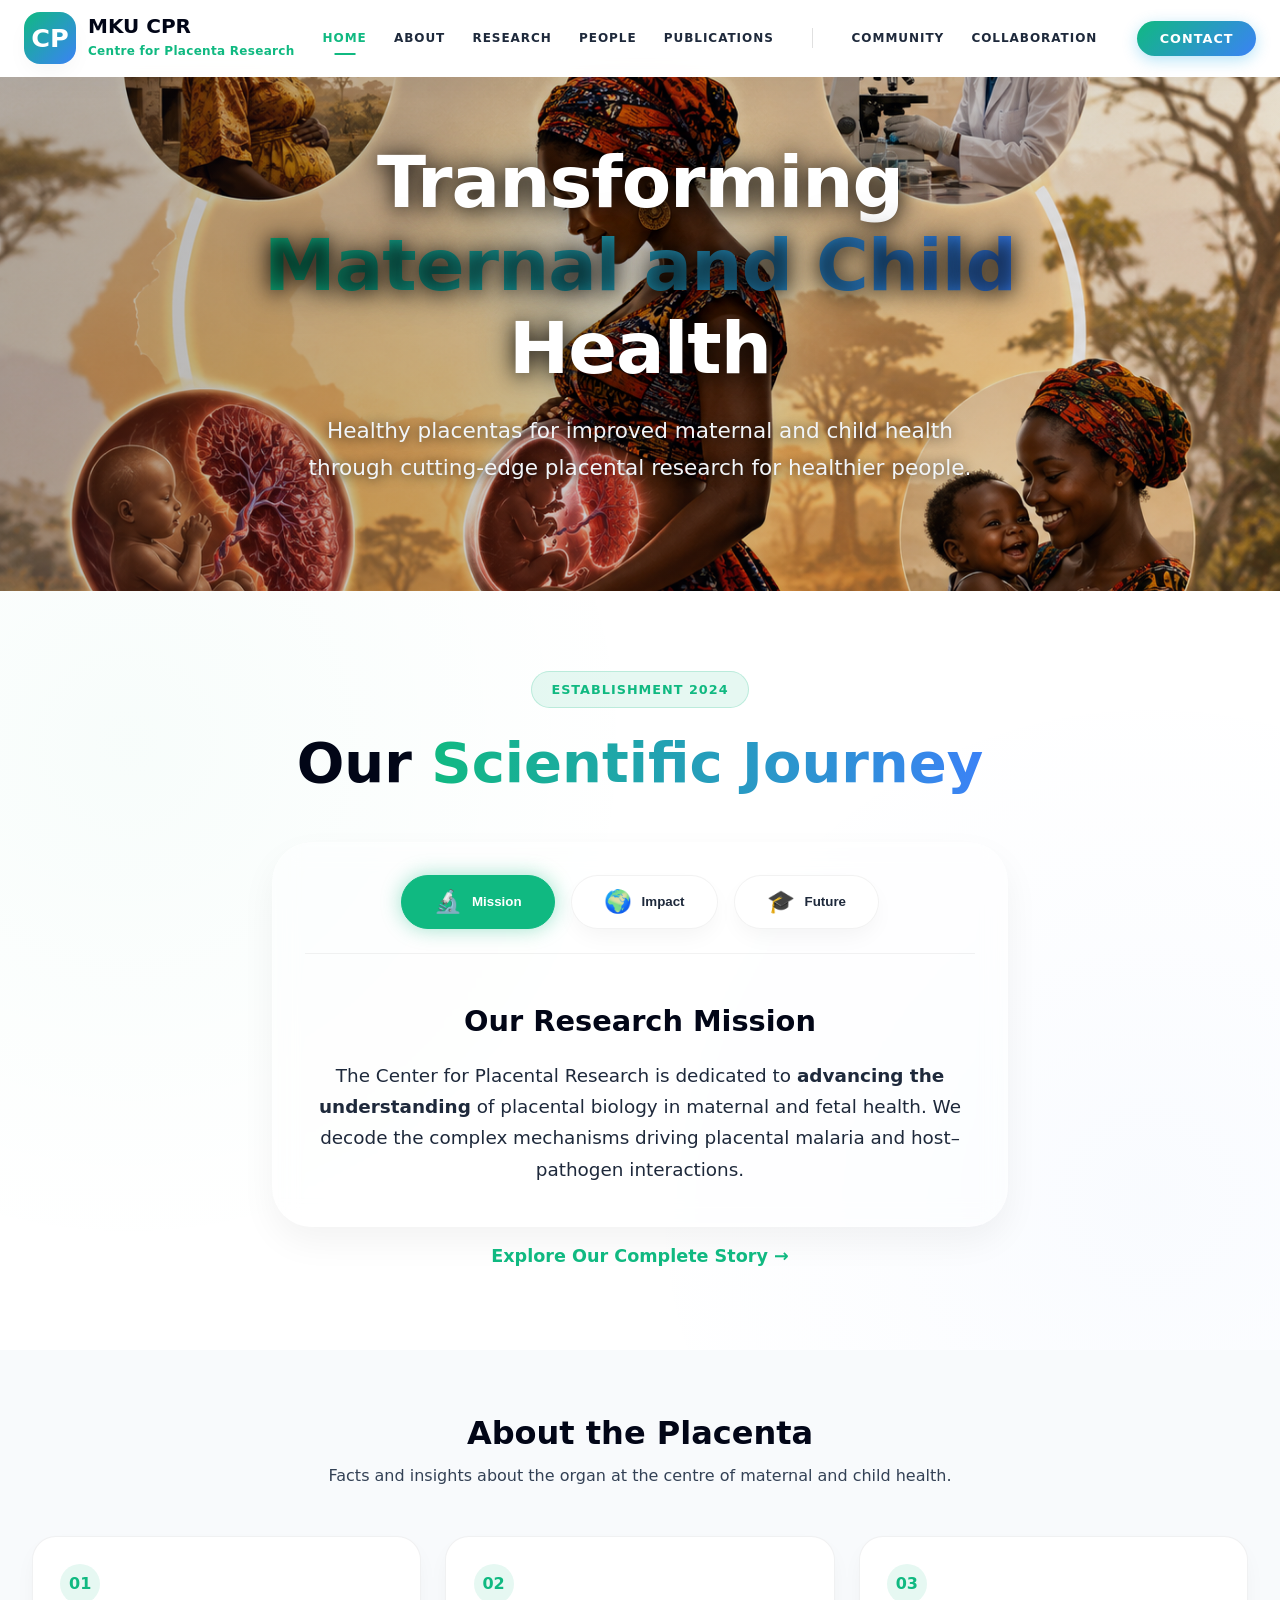
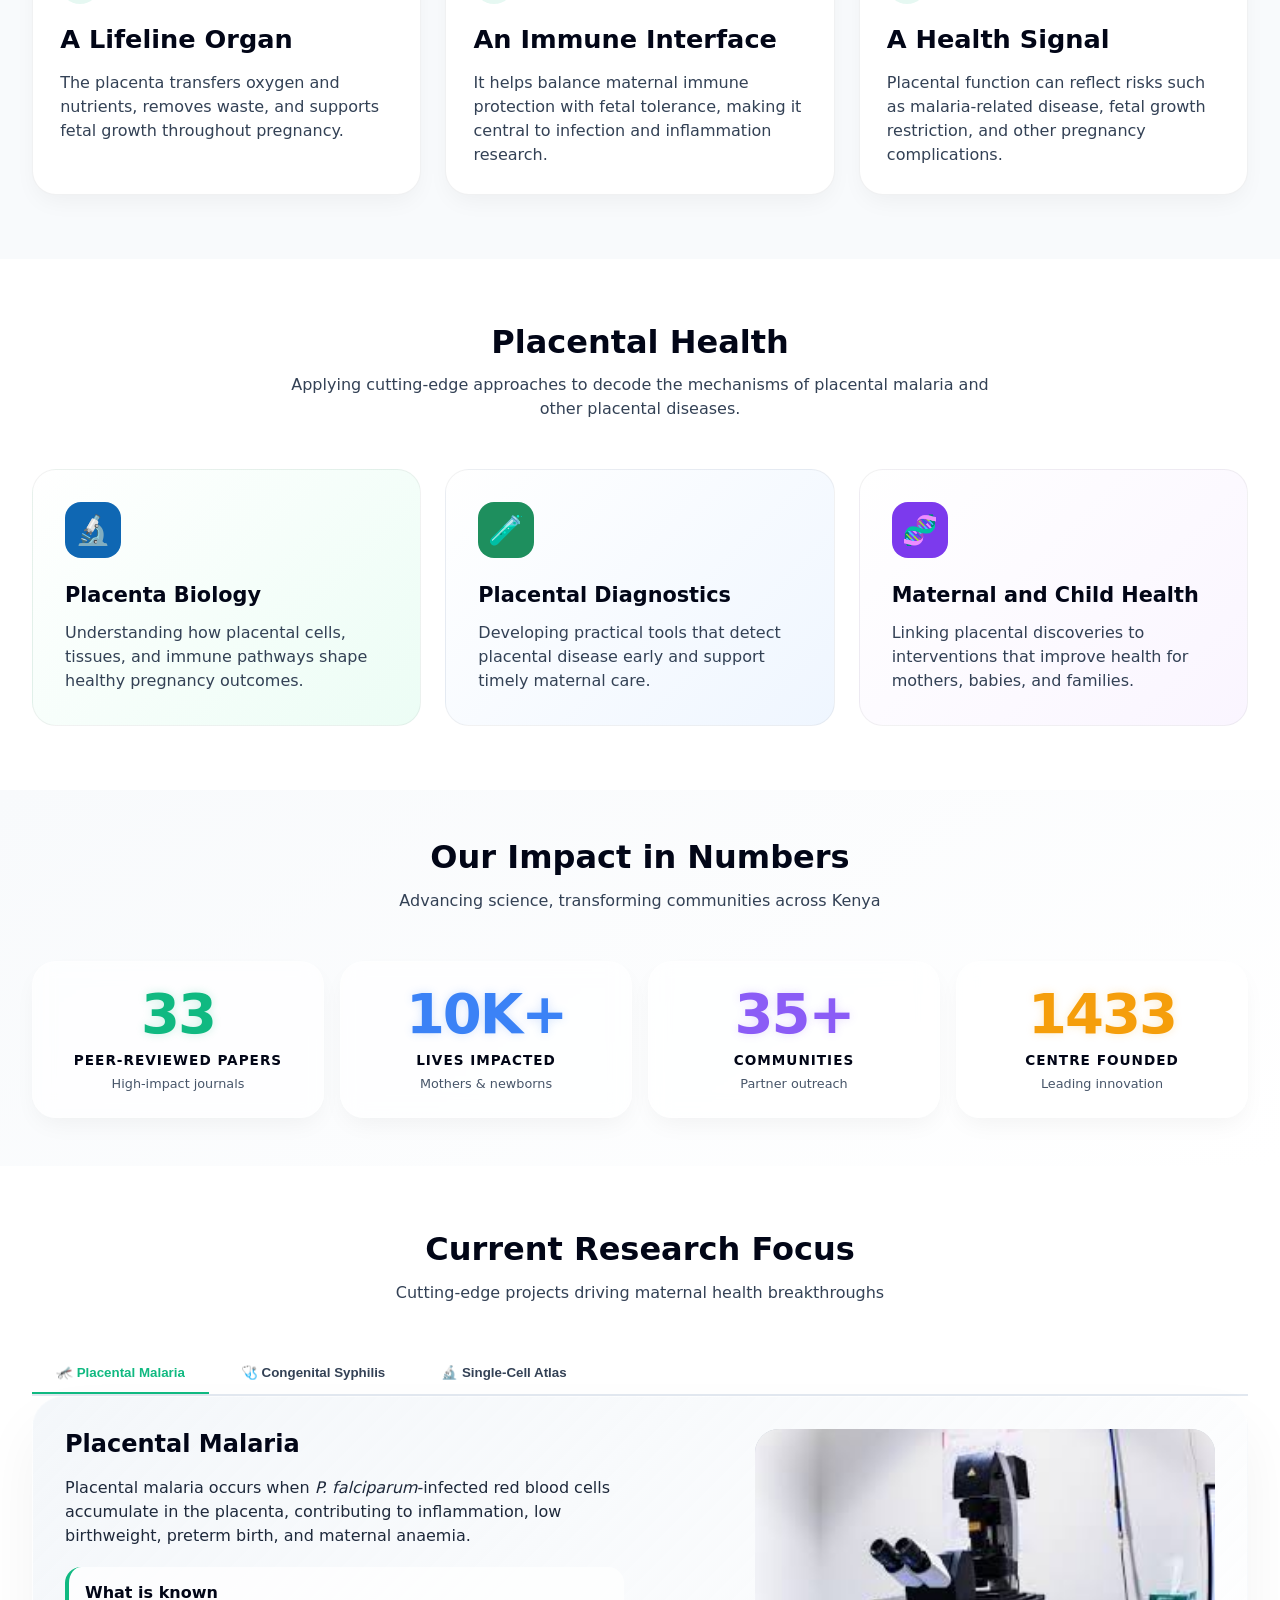
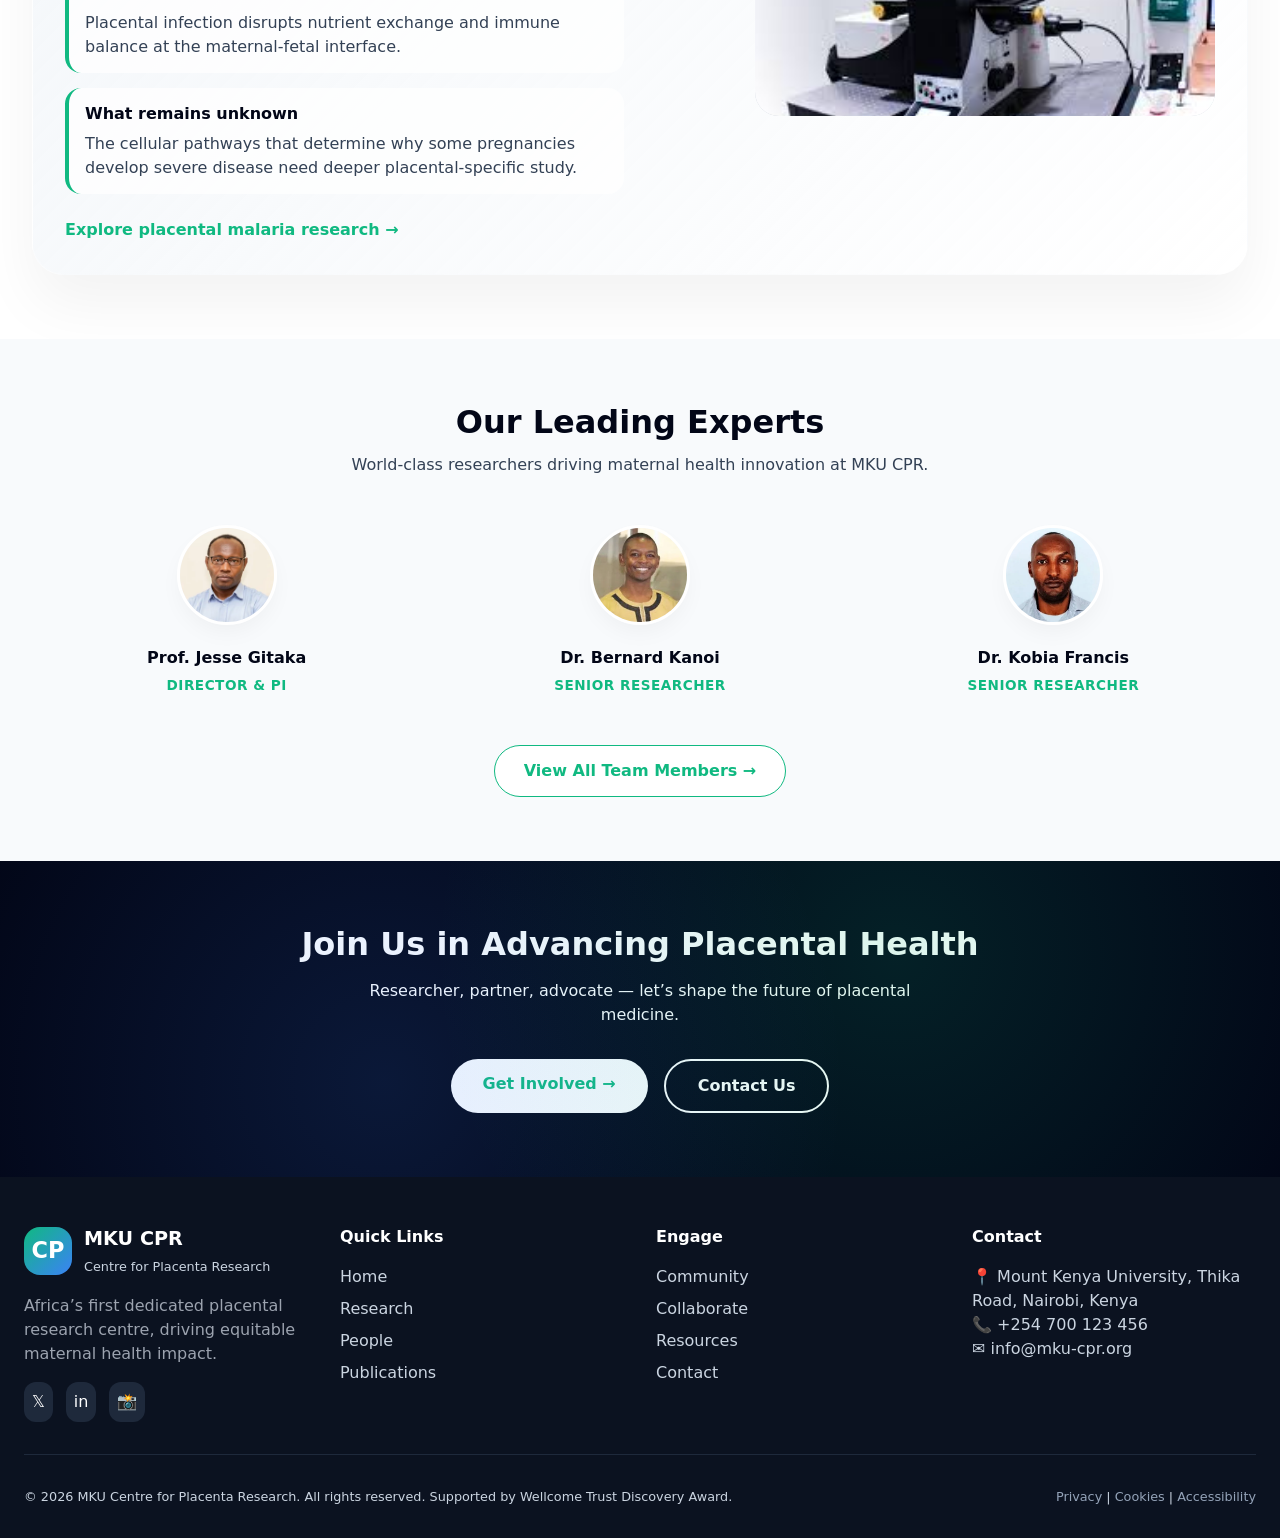
<file: index.html>
<!-- index.html -->
<!DOCTYPE html>
<html lang="en">

<head>
  <meta charset="UTF-8">
  <meta name="viewport" content="width=device-width, initial-scale=1.0, viewport-fit=cover">
  <meta name="description"
    content="Africa's first dedicated centre for placental and pregnancy-disease research at Mount Kenya University — pioneering maternal health innovation.">
  <title>MKU CPR | Centre for Placenta Research</title>
  <link rel="icon" type="image/svg+xml"
    href="data:image/svg+xml,%3Csvg xmlns='http://www.w3.org/2000/svg' viewBox='0 0 24 24' fill='%230ea5e9'%3E%3Cpath d='M12 2L2 7l10 5 10-5-10-5zM2 17l10 5 10-5M2 12l10 5 10-5'/%3E%3C/svg%3E">
  <link rel="stylesheet" href="styles/index.css">
  <script src="scripts/index.js" defer></script>
</head>

<body>
  <a href="#main" class="skip-link">Skip to main content</a>

  <header class="site-header">
    <div class="header-inner">
      <a href="index.html" class="logo-area">
        <div class="logo-icon">CP</div>
        <div class="logo-text">
          <h1>MKU CPR</h1>
          <span>Centre for Placenta Research</span>
        </div>
      </a>

      <nav class="desktop-nav" aria-label="Main navigation">
        <ul class="nav-list">
          <li class="nav-group-core">
            <a href="index.html" class="active">Home</a>
            <a href="about.html">About</a>
            <a href="research.html">Research</a>
            <a href="people.html">People</a>
            <a href="publication.html">Publications</a>
          </li>
          <li class="nav-separator" aria-hidden="true"></li>
          <li class="nav-group-hub">
            <a href="community.html">Community</a>
            <a href="Collaboration.html">Collaboration</a>
          </li>
          <li class="nav-action">
            <a href="contact.html" class="contact-btn">Contact</a>
          </li>
        </ul>
      </nav>
      <button class="mobile-toggle" id="mobileToggle" aria-label="Menu" aria-expanded="false">☰</button>
    </div>
    <div class="mobile-menu" id="mobileMenu">
      <a href="index.html" class="active">Home</a>
      <a href="about.html">About</a>
      <a href="research.html">Research</a>
      <a href="people.html">People</a>
      <a href="publication.html">Publications</a>
      <a href="community.html">Community</a>
      <a href="Collaboration.html">Collaboration</a>
      <a href="contact.html">Contact</a>
    </div>
  </header>

  <main id="main">
    <!-- Hero section -->
    <section class="hero-section">
      <div class="hero-bg-image"></div>
      <div class="hero-grid-overlay"></div>
      <div class="hero-overlay"></div>
      <div class="container hero-container">
        <div class="hero-content text-center">
         
          <h1 class="hero-title">Transforming <span class="gradient-text">Maternal and Child</span><br> Health</h1>
          <p class="hero-description">
            Healthy placentas for improved maternal and child health through cutting-edge placental research for
            healthier people.
          </p>

        </div>
    </section>

    <!-- About Us section -->
    <section class="about-brief-section" id="about-brief">
      <div class="container about-grid">
        <div class="about-content">
          <div class="about-badge animate-on-scroll" data-animation="reveal-up"><span>Establishment 2024</span></div>
          <h2 class="animate-on-scroll" data-animation="reveal-up">Our <span class="gradient-text">Scientific
              Journey</span></h2>

          <div class="story-tabs-container">
            <div class="story-tabs">
              <button class="story-tab-btn active" data-story="mission">
                <span class="story-tab-icon">🔬</span>
                <span class="story-tab-text">Mission</span>
              </button>
              <button class="story-tab-btn" data-story="impact">
                <span class="story-tab-icon">🌍</span>
                <span class="story-tab-text">Impact</span>
              </button>
              <button class="story-tab-btn" data-story="future">
                <span class="story-tab-icon">🎓</span>
                <span class="story-tab-text">Future</span>
              </button>
            </div>
            <div class="story-panels">
              <div class="story-panel active" id="story-mission">
                <h3>Our Research Mission</h3>
                <p>The Center for Placental Research is dedicated to <strong>advancing the understanding</strong> of
                  placental biology in maternal and fetal health. We decode the complex mechanisms driving placental
                  malaria and host–pathogen interactions.</p>
              </div>
              <div class="story-panel" id="story-impact">
                <h3>Global & Local Impact</h3>
                <p>We investigate how infectious diseases influence pregnancy outcomes in <strong>resource-limited
                    settings</strong>. Our integrated lab-to-field evidence informs next-gen diagnostics and life-saving
                  interventions.</p>
              </div>
              <div class="story-panel" id="story-future">
                <h3>Training the Future</h3>
                <p>Committed to <strong>strengthening research capacity</strong>, we mentor the next generation of
                  African scientists to lead locally grounded, globally relevant scientific discoveries.</p>
              </div>
            </div>
          </div>

          <a href="about.html" class="btn-more animate-on-scroll delay-4" data-animation="reveal-up">Explore Our
            Complete Story →</a>
        </div>
      </div>
    </section>

    <!-- About the Placenta section -->
    <section class="placenta-facts-section" id="about-placenta">
      <div class="container">
        <div class="section-header">
          <h2>About the Placenta</h2>
          <p>Facts and insights about the organ at the centre of maternal and child health.</p>
        </div>
        <div class="placenta-facts-grid">
          <div class="placenta-fact-card">
            <span>01</span>
            <h3>A Lifeline Organ</h3>
            <p>The placenta transfers oxygen and nutrients, removes waste, and supports fetal growth throughout
              pregnancy.</p>
          </div>
          <div class="placenta-fact-card">
            <span>02</span>
            <h3>An Immune Interface</h3>
            <p>It helps balance maternal immune protection with fetal tolerance, making it central to infection and
              inflammation research.</p>
          </div>
          <div class="placenta-fact-card">
            <span>03</span>
            <h3>A Health Signal</h3>
            <p>Placental function can reflect risks such as malaria-related disease, fetal growth restriction, and other
              pregnancy complications.</p>
          </div>
        </div>
      </div>
    </section>

    <!-- three core research pillars -->
    <section class="pillars-section">
      <div class="container">
        <div class="section-header">
          <h2>Placental Health</h2>
          <p>Applying cutting-edge approaches to decode the mechanisms of placental malaria and other placental
            diseases.</p>
        </div>
        <div class="pillars-grid">
          <div class="pillar-card card-malaria">
            <div class="pillar-icon icon-malaria">🔬</div>
            <h3>Placenta Biology</h3>
            <p>Understanding how placental cells, tissues, and immune pathways shape healthy pregnancy outcomes.</p>
          </div>
          <div class="pillar-card card-diagnostics">
            <div class="pillar-icon icon-diagnostics">🧪</div>
            <h3>Placental Diagnostics</h3>
            <p>Developing practical tools that detect placental disease early and support timely maternal care.</p>
          </div>
          <div class="pillar-card card-genomic">
            <div class="pillar-icon icon-genomic">🧬</div>
            <h3>Maternal and Child Health</h3>
            <p>Linking placental discoveries to interventions that improve health for mothers, babies, and families.</p>
          </div>
        </div>
      </div>
    </section>

    <!-- Impact stats -->
    <section class="stats-section">
      <div class="container">
        <div class="section-header">
          <h2>Our Impact in Numbers</h2>
          <p>Advancing science, transforming communities across Kenya</p>
        </div>
        <div class="stats-grid">
          <div class="stat-card">
            <div class="stat-number stat-primary" data-target="47" data-suffix="">0</div>
            <div class="stat-label">Peer-reviewed papers</div>
            <div class="stat-sub">High-impact journals</div>
          </div>
          <div class="stat-card">
            <div class="stat-number stat-secondary" data-target="15" data-suffix="K+">0</div>
            <div class="stat-label">Lives Impacted</div>
            <div class="stat-sub">Mothers & newborns</div>
          </div>
          <div class="stat-card">
            <div class="stat-number stat-tertiary" data-target="50" data-suffix="+">0</div>
            <div class="stat-label">Communities</div>
            <div class="stat-sub">Partner outreach</div>
          </div>
          <div class="stat-card">
            <div class="stat-number stat-gold" data-target="2024" data-suffix="">0</div>
            <div class="stat-label">Centre Founded</div>
            <div class="stat-sub">Leading innovation</div>
          </div>
        </div>
      </div>
    </section>

    <!-- Current Research Focus tabs -->
    <section class="tabs-section">
      <div class="container">
        <div class="section-header">
          <h2>Current Research Focus</h2>
          <p>Cutting-edge projects driving maternal health breakthroughs</p>
        </div>
        <div class="tab-buttons" id="tabButtons">
          <button class="tab-btn active" data-tab="malaria">🦟 Placental Malaria</button>
          <button class="tab-btn" data-tab="syphilis">🩺 Congenital Syphilis</button>
          <button class="tab-btn" data-tab="singlecell">🔬 Single‑Cell Atlas</button>
        </div>
        <div class="tab-panels">
          <!-- malaria panel -->
          <div id="malaria" class="tab-panel active-panel">
            <div class="tab-panel-inner panel-malaria">
              <div class="panel-text">
                <h3>Placental Malaria</h3>
                <p>Placental malaria occurs when <em>P. falciparum</em>-infected red blood cells accumulate in the
                  placenta, contributing to inflammation, low birthweight, preterm birth, and maternal anaemia.</p>
                <div class="insight-list">
                  <div>
                    <strong>What is known</strong>
                    <p>Placental infection disrupts nutrient exchange and immune balance at the maternal-fetal
                      interface.</p>
                  </div>
                  <div>
                    <strong>What remains unknown</strong>
                    <p>The cellular pathways that determine why some pregnancies develop severe disease need deeper
                      placental-specific study.</p>
                  </div>
                </div>
                <a href="research.html#placental-malaria" class="panel-link link-primary">Explore placental malaria
                  research →</a>
              </div>
              <div class="panel-visual visual-malaria">
                <img src="images/advanced-microscope.jpg" alt="Advanced Microscopy" class="pillar-img">
              </div>
            </div>
          </div>
          <div id="syphilis" class="tab-panel">
            <div class="tab-panel-inner panel-syphilis">
              <div class="panel-text">
                <h3>Congenital Syphilis</h3>
                <p>Congenital syphilis research is framed through the placenta because maternal infection can cross the
                  placental barrier and affect fetal development. Our diagnostics focus on earlier detection and
                  treatment during pregnancy.</p>
                <div class="panel-tags">
                  <span>Placental transmission</span>
                  <span>Early pregnancy detection</span>
                  <span>Clinic-ready diagnostics</span>
                </div>
                <a href="research.html" class="panel-link link-secondary">Learn about diagnostics →</a>
              </div>
              <div class="panel-visual visual-syphilis">
                <img src="images/lab-on-chip-prototype.jpg" alt="Lab-on-chip prototype" class="pillar-img">
              </div>
            </div>
          </div>
          <div id="singlecell" class="tab-panel">
            <div class="tab-panel-inner panel-singlecell">
              <div class="panel-text">
                <div class="coming-soon-label">Coming Soon</div>
                <h3>Single Cell Atlas of Sub‑Saharan Placenta</h3>
                <p>This future resource will profile healthy and diseased placentas from African cohorts. Until the
                  atlas is available, this area is marked as coming soon rather than linking to a placeholder.</p>
                <div class="panel-tags">
                  <span>Placental cell biology</span>
                  <span>African cohort resource</span>
                </div>
              </div>
              <div class="panel-visual visual-singlecell">
                <img src="images/cellular-landscapes.jpg" alt="Cellular landscapes" class="pillar-img">
              </div>
            </div>
          </div>
        </div>
      </div>
    </section>

    <!-- Our Experts section -->
    <section class="home-team-section">
      <div class="container">
        <div class="section-header">
          <h2>Our Leading Experts</h2>
          <p>World-class researchers driving maternal health innovation at MKU CPR.</p>
        </div>
        <div class="home-team-grid">
          <div class="home-team-card">
            <img src="people/Prof.-Jesse-Gitaka-MBChB-MTM-PhD.webp" alt="Prof. Jesse Gitaka">
            <h4>Prof. Jesse Gitaka</h4>
            <span>Director & PI</span>
          </div>
          <div class="home-team-card">
            <img src="people/Bernard-N.-Kanoi-PhD.webp" alt="Dr. Bernard Kanoi">
            <h4>Dr. Bernard Kanoi</h4>
            <span>Senior Researcher</span>
          </div>
          <div class="home-team-card">
            <img src="people/Dr-Kobia-Francis.webp" alt="Dr. Kobia Francis">
            <h4>Dr. Kobia Francis</h4>
            <span>Senior Researcher</span>
          </div>


        </div>
        <div class="text-center mt-3">
          <a href="people.html" class="btn-secondary">View All Team Members →</a>
        </div>
      </div>
    </section>

    <!-- CTA: Join us -->
    <section class="cta-section">
      <div class="container text-center">
        <h2>Join Us in Advancing Placental Health</h2>
        <p>Researcher, partner, advocate — let’s shape the future of placental medicine.</p>
        <div class="cta-buttons">
          <a href="community.html" class="cta-btn-primary">Get Involved →</a>
          <a href="contact.html" class="cta-btn-secondary">Contact Us</a>
        </div>
      </div>
    </section>
  </main>

  <footer class="footer">
    <div class="container footer-container">
      <div class="footer-grid">
        <div>
          <div class="footer-logo">
            <div class="footer-logo-icon">CP</div>
            <div><span class="footer-logo-text">MKU CPR</span><br><span class="footer-logo-sub">Centre for Placenta
                Research</span></div>
          </div>
          <p class="footer-description">Africa’s first dedicated placental research centre, driving equitable maternal
            health impact.</p>
          <div class="social-icons">
            <a href="https://x.com/CRID_MKU" class="social-icon" target="_blank">𝕏</a>
            <a href="https://www.linkedin.com/in/gitaka-lab?utm_source=share_via&utm_content=profile&utm_medium=member_android"
              class="social-icon" target="_blank">in</a>
            <a href="https://www.instagram.com/GITAKA_LAB_CME" class="social-icon" target="_blank">📸</a>
          </div>
        </div>
        <div>
          <h4>Quick Links</h4>
          <ul>
            <li><a href="index.html">Home</a></li>
            <li><a href="research.html">Research</a></li>
            <li><a href="people.html">People</a></li>
            <li><a href="publication.html">Publications</a></li>
          </ul>
        </div>
        <div>
          <h4>Engage</h4>
          <ul>
            <li><a href="community.html">Community</a></li>
            <li><a href="contact.html">Collaborate</a></li>
            <li><a href="contact.html">Resources</a></li>
            <li><a href="contact.html">Contact</a></li>
          </ul>
        </div>
        <div>
          <h4>Contact</h4>
          <address>
            <p>📍 Mount Kenya University, Thika Road, Nairobi, Kenya</p>
            <p>📞 +254 700 123 456</p>
            <p>✉️ info@mku-cpr.org</p>
          </address>
        </div>
      </div>
      <div class="footer-bottom">
        <span>© 2026 MKU Centre for Placenta Research. All rights reserved. Supported by Wellcome Trust Discovery
          Award.</span>
        <div>
          <a href="contact.html">Privacy</a> | <a href="contact.html">Cookies</a> | <a
            href="contact.html">Accessibility</a>
        </div>
      </div>
    </div>
  </footer>
</body>

</html>
</file>
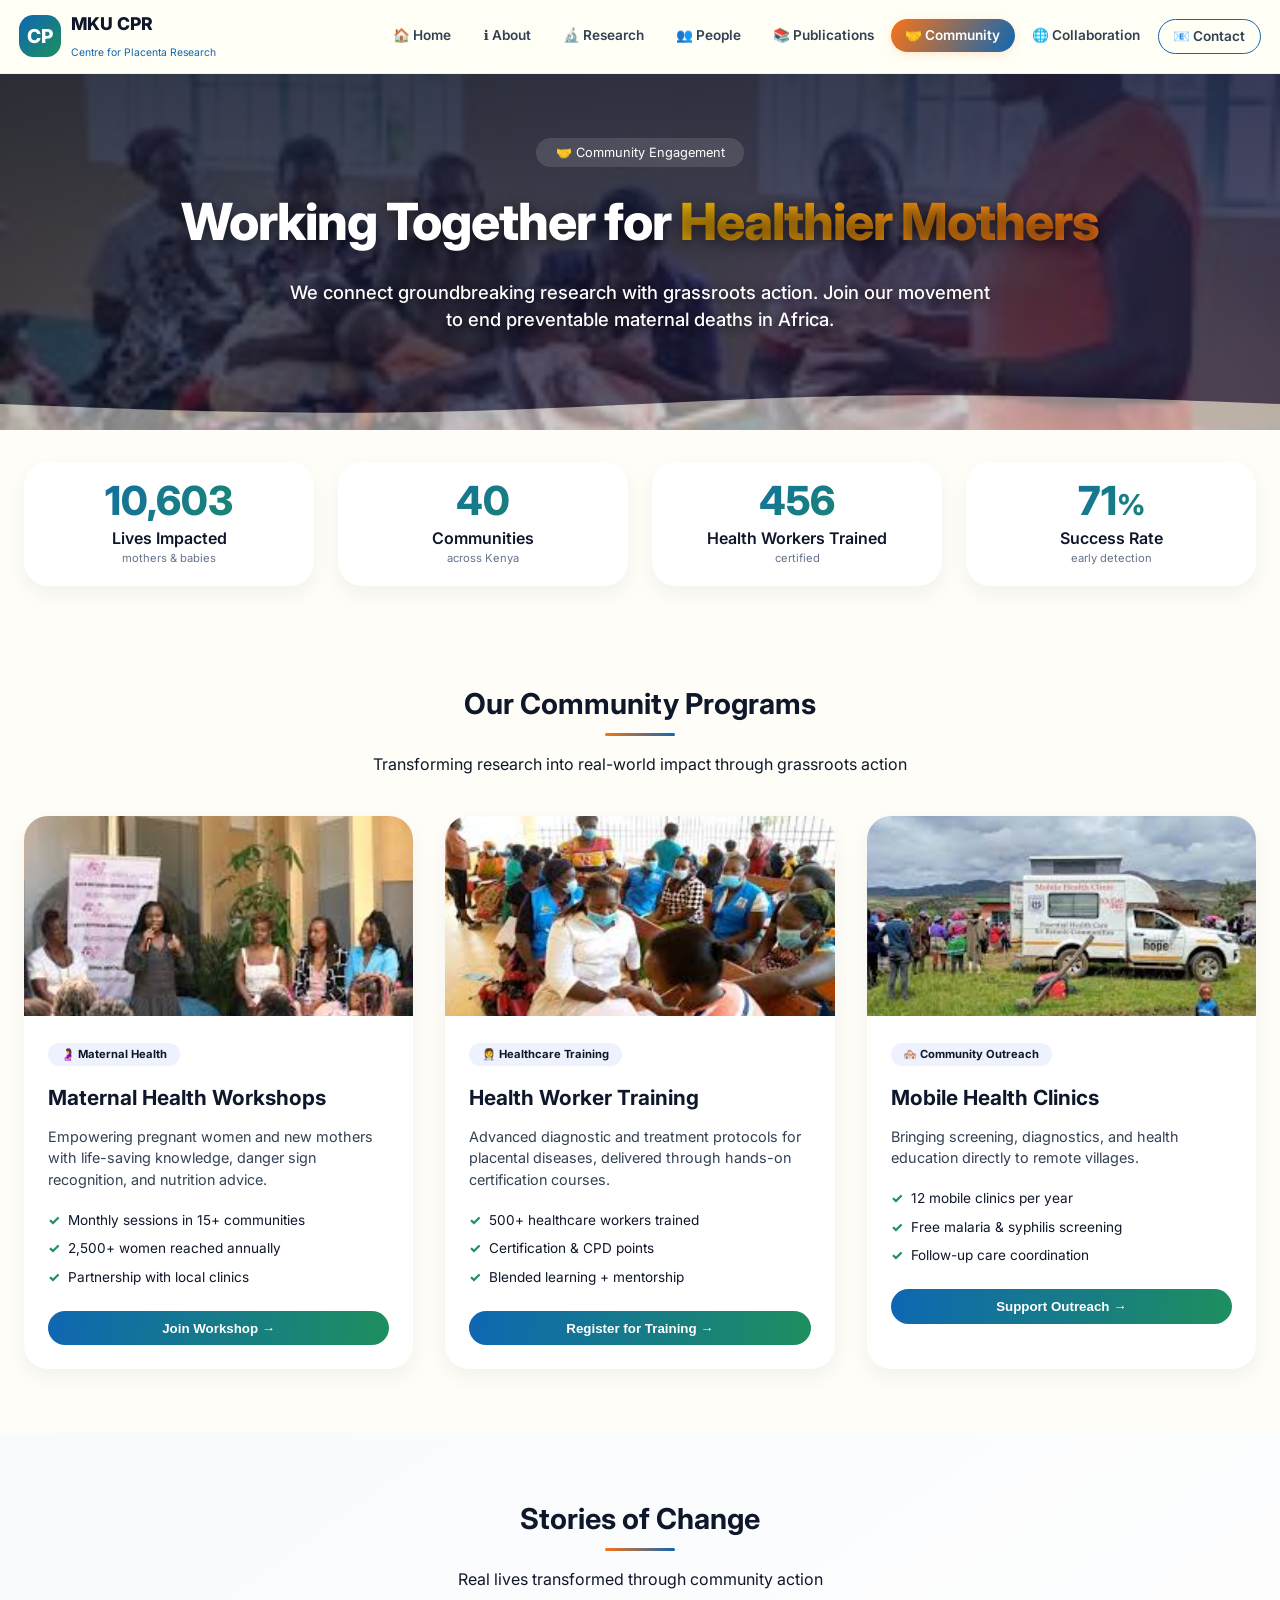
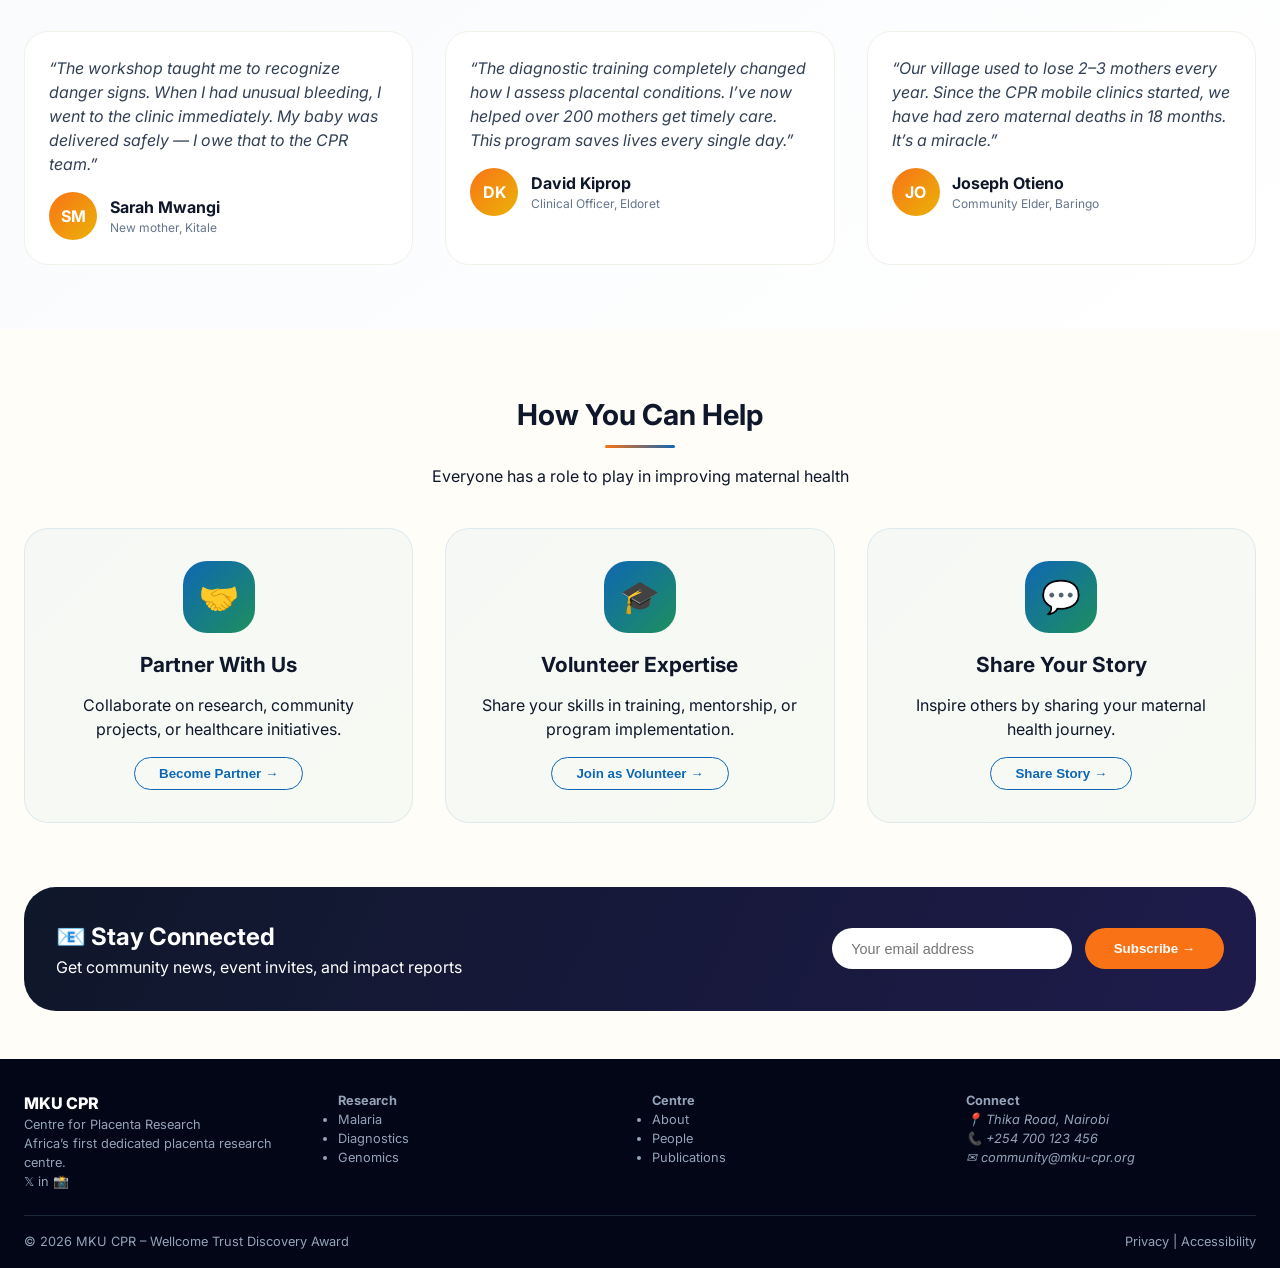
<file: community.html>
<!-- community.html -->
<!DOCTYPE html>
<html lang="en">

<head>
  <meta charset="UTF-8">
  <meta name="viewport" content="width=device-width, initial-scale=1.0, viewport-fit=cover">
  <meta name="description"
    content="Join the MKU Centre for Placenta Research community – programs, stories, and ways to advance maternal health in Africa.">
  <title>MKU CPR | Community & Engagement</title>
  <link rel="icon" type="image/svg+xml"
    href="data:image/svg+xml,%3Csvg xmlns='http://www.w3.org/2000/svg' viewBox='0 0 24 24' fill='%230f67b3'%3E%3Cpath d='M12 2L2 7l10 5 10-5-10-5zM2 17l10 5 10-5M2 12l10 5 10-5'/%3E%3C/svg%3E">
  <link rel="preconnect" href="https://fonts.googleapis.com">
  <link rel="preconnect" href="https://fonts.gstatic.com" crossorigin>
  <link
    href="https://fonts.googleapis.com/css2?family=Inter:opsz,wght@14..32,300;14..32,400;14..32,600;14..32,700;14..32,800&display=swap"
    rel="stylesheet">
  <link rel="stylesheet" href="styles/community.css">
  <script src="scripts/community.js" defer></script>
</head>

<body>
  <a href="#main" class="skip-link">Skip to main content</a>

  <header class="site-header">
    <div class="header-inner">
      <a href="index.html" class="logo-area">
        <div class="logo-icon">CP</div>
        <div class="logo-text">
          <h1>MKU CPR</h1><span>Centre for Placenta Research</span>
        </div>
      </a>
      <nav class="desktop-nav">
        <ul>
          <li><a href="index.html">🏠 Home</a></li>
          <li><a href="about.html">ℹ️ About</a></li>
          <li><a href="research.html">🔬 Research</a></li>
          <li><a href="people.html">👥 People</a></li>
          <li><a href="publication.html">📚 Publications</a></li>
          <li><a href="community.html" class="active">🤝 Community</a></li>
          <li><a href="Collaboration.html">🌐 Collaboration</a></li>
          <li><a href="contact.html" class="contact-btn">📧 Contact</a></li>
        </ul>
      </nav>
      <button class="mobile-toggle" id="mobileToggle" aria-label="Menu" aria-expanded="false">☰</button>
    </div>
    <div class="mobile-menu" id="mobileMenu">
      <a href="index.html">Home</a><a href="about.html">About</a><a href="research.html">Research</a><a
        href="people.html">People</a>
      <a href="publication.html">Publications</a><a href="community.html" class="active">Community</a>
      <a href="Collaboration.html">Collaboration</a><a href="contact.html">Contact</a>
    </div>
  </header>

  <main id="main">
    <!-- Hero Section with animated background -->
    <section class="hero-community">
      <div class="hero-overlay"></div>
      <div class="container hero-content">
        <div class="hero-badge">🤝 Community Engagement</div>
        <h1>Working Together for <span class="gradient-text">Healthier Mothers</span></h1>
        <p>We connect groundbreaking research with grassroots action. Join our movement to end preventable maternal
          deaths in Africa.</p>
      </div>
      <div class="hero-wave">
        <svg viewBox="0 0 1440 120" preserveAspectRatio="none">
          <path
            d="M0,64L80,69.3C160,75,320,85,480,80C640,75,800,53,960,48C1120,43,1280,53,1360,58.7L1440,64L1440,120L1360,120C1280,120,1120,120,960,120C800,120,640,120,480,120C320,120,160,120,80,120L0,120Z">
          </path>
        </svg>
      </div>
    </section>

    <!-- Stats Counters (animated) -->
    <section class="stats-row">
      <div class="container">
        <div class="stats-grid">
          <div class="stat-card">
            <div class="stat-number" id="counterLives">0</div>
            <div class="stat-label">Lives Impacted</div>
            <div class="stat-sub">mothers & babies</div>
          </div>
          <div class="stat-card">
            <div class="stat-number" id="counterCommunities">0</div>
            <div class="stat-label">Communities</div>
            <div class="stat-sub">across Kenya</div>
          </div>
          <div class="stat-card">
            <div class="stat-number" id="counterTrained">0</div>
            <div class="stat-label">Health Workers Trained</div>
            <div class="stat-sub">certified</div>
          </div>
          <div class="stat-card">
            <div class="stat-number" id="counterSuccess">0<span style="font-size:1.8rem;">%</span></div>
            <div class="stat-label">Success Rate</div>
            <div class="stat-sub">early detection</div>
          </div>
        </div>
      </div>
    </section>

    <!-- Core Programs (interactive cards) -->
    <section class="programs-section">
      <div class="container">
        <div class="section-header">
          <h2>Our Community Programs</h2>
          <div class="header-line"></div>
          <p>Transforming research into real-world impact through grassroots action</p>
        </div>
        <div class="programs-grid">
          <div class="program-card">
            <div class="program-img" style="background-image: url('images/Maternal-Health-Workshops.jpg');"></div>
            <div class="program-content">
              <span class="program-tag">🤰 Maternal Health</span>
              <h3>Maternal Health Workshops</h3>
              <p>Empowering pregnant women and new mothers with life-saving knowledge, danger sign recognition, and
                nutrition advice.</p>
              <ul class="check-list">
                <li>Monthly sessions in 15+ communities</li>
                <li>2,500+ women reached annually</li>
                <li>Partnership with local clinics</li>
              </ul>
              <button class="btn-program" onclick="window.location.href='contact.html'" data-program="workshop">Join
                Workshop →</button>
            </div>
          </div>
          <div class="program-card">
            <div class="program-img" style="background-image: url('images/Health-Worker-Training.jpg');"></div>
            <div class="program-content">
              <span class="program-tag">👩‍⚕️ Healthcare Training</span>
              <h3>Health Worker Training</h3>
              <p>Advanced diagnostic and treatment protocols for placental diseases, delivered through hands-on
                certification courses.</p>
              <ul class="check-list">
                <li>500+ healthcare workers trained</li>
                <li>Certification & CPD points</li>
                <li>Blended learning + mentorship</li>
              </ul>
              <button class="btn-program" onclick="window.location.href='contact.html'" data-program="training">Register
                for Training →</button>
            </div>
          </div>
          <div class="program-card">
            <div class="program-img" style="background-image: url('images/Mobile-Health-Clinics.jpg');"></div>
            <div class="program-content">
              <span class="program-tag">🏘️ Community Outreach</span>
              <h3>Mobile Health Clinics</h3>
              <p>Bringing screening, diagnostics, and health education directly to remote villages.</p>
              <ul class="check-list">
                <li>12 mobile clinics per year</li>
                <li>Free malaria & syphilis screening</li>
                <li>Follow-up care coordination</li>
              </ul>
              <button class="btn-program" onclick="window.location.href='contact.html'" data-program="outreach">Support
                Outreach →</button>
            </div>
          </div>
        </div>
      </div>
    </section>

    <!-- Impact Stories (testimonials) -->
    <section class="impact-section">
      <div class="container">
        <div class="section-header">
          <h2>Stories of Change</h2>
          <div class="header-line"></div>
          <p>Real lives transformed through community action</p>
        </div>
        <div class="stories-grid">
          <div class="story-card">
            <div class="story-quote">“The workshop taught me to recognize danger signs. When I had unusual bleeding, I
              went to the clinic immediately. My baby was delivered safely — I owe that to the CPR team.”</div>
            <div class="story-author">
              <div class="avatar">SM</div>
              <div>
                <h4>Sarah Mwangi</h4>
                <p>New mother, Kitale</p>
              </div>
            </div>
          </div>
          <div class="story-card">
            <div class="story-quote">“The diagnostic training completely changed how I assess placental conditions. I’ve
              now helped over 200 mothers get timely care. This program saves lives every single day.”</div>
            <div class="story-author">
              <div class="avatar">DK</div>
              <div>
                <h4>David Kiprop</h4>
                <p>Clinical Officer, Eldoret</p>
              </div>
            </div>
          </div>
          <div class="story-card">
            <div class="story-quote">“Our village used to lose 2–3 mothers every year. Since the CPR mobile clinics
              started, we have had zero maternal deaths in 18 months. It’s a miracle.”</div>
            <div class="story-author">
              <div class="avatar">JO</div>
              <div>
                <h4>Joseph Otieno</h4>
                <p>Community Elder, Baringo</p>
              </div>
            </div>
          </div>
        </div>
      </div>
    </section>

    <!-- Get Involved Cards (Call to Action) -->
    <section class="involved-section">
      <div class="container">
        <div class="section-header">
          <h2>How You Can Help</h2>
          <div class="header-line"></div>
          <p>Everyone has a role to play in improving maternal health</p>
        </div>
        <div class="involved-grid">
          <div class="involved-card">
            <div class="involved-icon">🤝</div>
            <h3>Partner With Us</h3>
            <p>Collaborate on research, community projects, or healthcare initiatives.</p>
            <button class="involved-btn" onclick="window.location.href='contact.html'" data-action="partner">Become
              Partner →</button>
          </div>
          <div class="involved-card">
            <div class="involved-icon">🎓</div>
            <h3>Volunteer Expertise</h3>
            <p>Share your skills in training, mentorship, or program implementation.</p>
            <button class="involved-btn" onclick="window.location.href='contact.html'" data-action="volunteer">Join as
              Volunteer →</button>
          </div>
          <div class="involved-card">
            <div class="involved-icon">💬</div>
            <h3>Share Your Story</h3>
            <p>Inspire others by sharing your maternal health journey.</p>
            <button class="involved-btn" onclick="window.location.href='contact.html'" data-action="story">Share Story
              →</button>
          </div>
        </div>
      </div>
    </section>

    <!-- Newsletter & Stay Connected -->
    <div class="container newsletter-wrapper">
      <div class="newsletter-banner">
        <div>
          <h3>📧 Stay Connected</h3>
          <p>Get community news, event invites, and impact reports</p>
        </div>
        <form class="newsletter-form" id="newsletterForm">
          <input type="email" placeholder="Your email address" required>
          <button type="submit">Subscribe →</button>
        </form>
      </div>
    </div>
  </main>

  <footer class="footer">
    <div class="container footer-container">
      <div class="footer-grid">
        <div>
          <div class="footer-logo"><span class="footer-logo-text">MKU CPR</span><br>Centre for Placenta Research</div>
          <p>Africa’s first dedicated placenta research centre.</p>
          <div class="social-icons">
            <a href="https://x.com/CRID_MKU" class="social-icon" target="_blank">𝕏</a>
            <a href="https://www.linkedin.com/in/gitaka-lab?utm_source=share_via&utm_content=profile&utm_medium=member_android"
              class="social-icon" target="_blank">in</a>
            <a href="https://www.instagram.com/GITAKA_LAB_CME" class="social-icon" target="_blank">📸</a>
          </div>
        </div>
        <div>
          <h4>Research</h4>
          <ul>
            <li><a href="research.html">Malaria</a></li>
            <li><a href="research.html">Diagnostics</a></li>
            <li><a href="research.html">Genomics</a></li>
          </ul>
        </div>
        <div>
          <h4>Centre</h4>
          <ul>
            <li><a href="about.html">About</a></li>
            <li><a href="people.html">People</a></li>
            <li><a href="publication.html">Publications</a></li>
          </ul>
        </div>
        <div>
          <h4>Connect</h4>
          <address>📍 Thika Road, Nairobi<br>📞 +254 700 123 456<br>✉️ community@mku-cpr.org</address>
        </div>
      </div>
      <div class="footer-bottom"><span>© 2026 MKU CPR – Wellcome Trust Discovery Award</span>
        <div><a href="#">Privacy</a> | <a href="#">Accessibility</a></div>
      </div>
    </div>
  </footer>

</body>

</html>
</file>
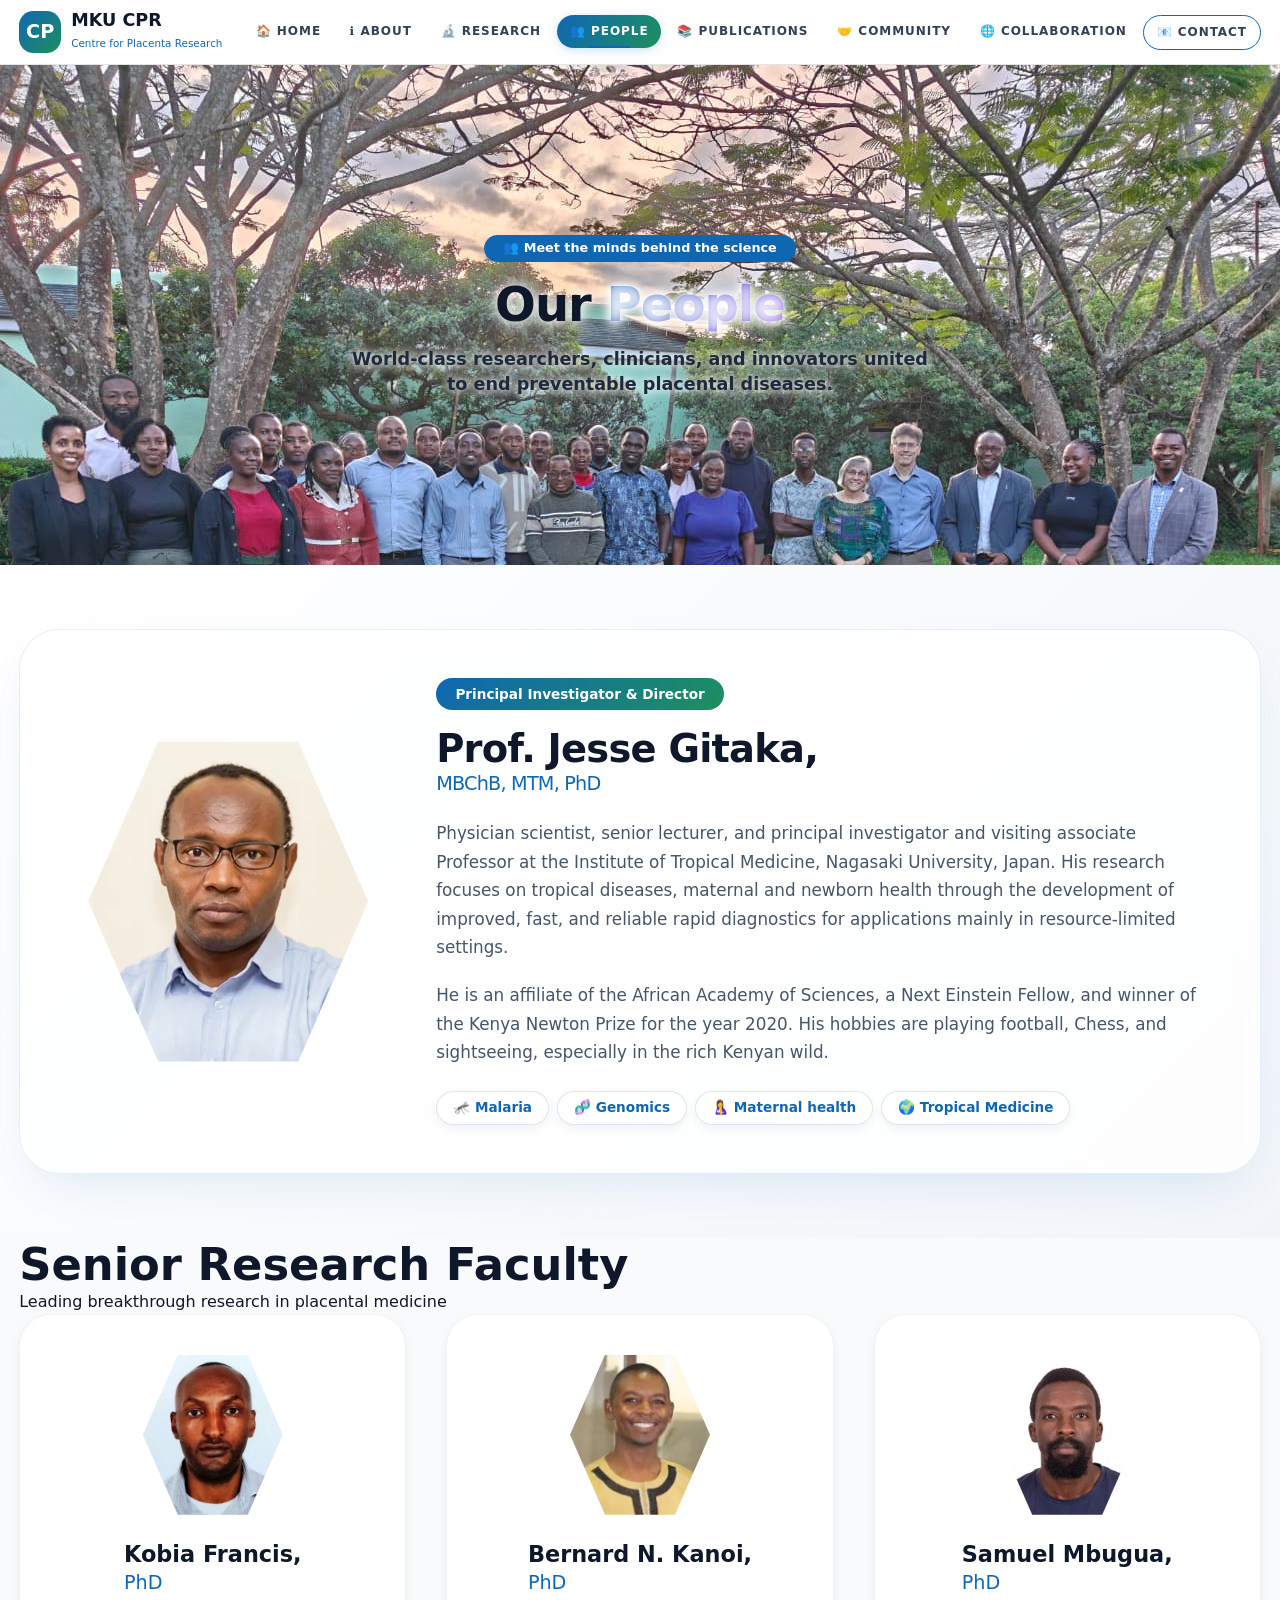
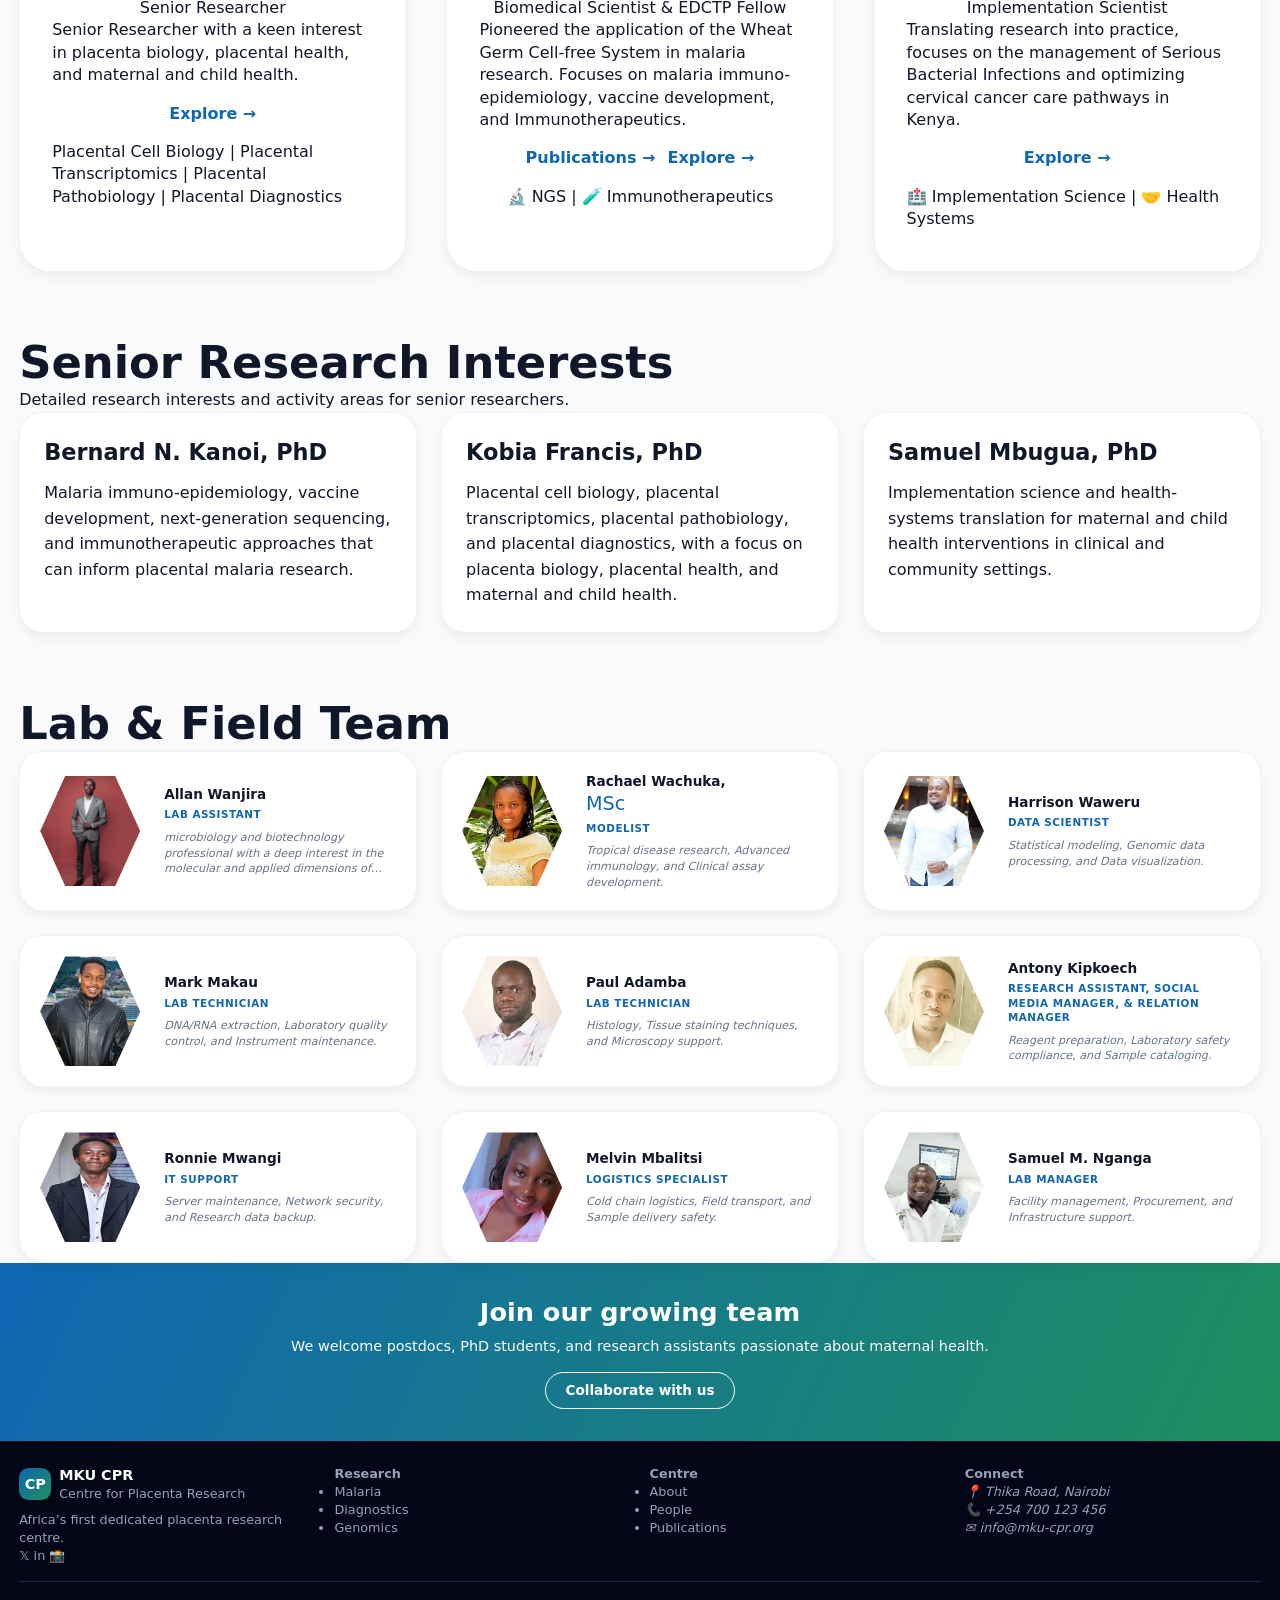
<file: people.html>
<!-- people.html -->
<!DOCTYPE html>
<html lang="en">

<head>
  <meta charset="UTF-8">
  <meta name="viewport" content="width=device-width, initial-scale=1.0, viewport-fit=cover">
  <meta name="description"
    content="Meet the expert researchers, scientists, and staff at Africa's leading placenta research centre.">
  <title>MKU CPR | Our Team – Placenta Research Experts</title>
  <link rel="icon" type="image/svg+xml"
    href="data:image/svg+xml,%3Csvg xmlns='http://www.w3.org/2000/svg' viewBox='0 0 24 24' fill='%230f67b3'%3E%3Cpath d='M12 2L2 7l10 5 10-5-10-5zM2 17l10 5 10-5M2 12l10 5 10-5'/%3E%3C/svg%3E">
  <link rel="stylesheet" href="styles/people.css">
  <script src="scripts/people.js" defer></script>
</head>

<body>
  <a href="#main" class="skip-link">Skip to main content</a>

  <header class="site-header">
    <div class="header-inner">
      <a href="index.html" class="logo-area">
        <div class="logo-icon">CP</div>
        <div class="logo-text">
          <h1>MKU CPR</h1><span>Centre for Placenta Research</span>
        </div>
      </a>
      <nav class="desktop-nav">
        <ul>
          <li><a href="index.html">🏠 Home</a></li>
          <li><a href="about.html">ℹ️ About</a></li>
          <li><a href="research.html">🔬 Research</a></li>
          <li><a href="people.html" class="active">👥 People</a></li>
          <li><a href="publication.html">📚 Publications</a></li>
          <li><a href="community.html">🤝 Community</a></li>
          <li><a href="Collaboration.html">🌐 Collaboration</a></li>
          <li><a href="contact.html" class="contact-btn">📧 Contact</a></li>
        </ul>
      </nav>
      <button class="mobile-toggle" id="mobileToggle" aria-label="Menu" aria-expanded="false">☰</button>
    </div>
    <div class="mobile-menu" id="mobileMenu">
      <a href="index.html">Home</a>
      <a href="about.html">About</a>
      <a href="research.html">Research</a>
      <a href="people.html" class="active">People</a>
      <a href="publication.html">Publications</a>
      <a href="community.html">Community</a>
      <a href="Collaboration.html">Collaboration</a>
      <a href="contact.html">Contact</a>
    </div>
  </header>

  <main id="main">
    <!-- Hero compact -->
    <section class="hero-team">
      <div class="hero-bg"></div>
      <div class="container hero-content">
        <div class="hero-badge">👥 Meet the minds behind the science</div>
        <h1>Our <span class="gradient">People</span></h1>
        <p>World‑class researchers, clinicians, and innovators united to end preventable placental diseases.</p>
      </div>
    </section>

    <!-- Principal Investigator (compact card) -->
    <section class="pi-section">
      <div class="container">
        <div class="pi-card">
          <div class="pi-img">
            <img src="people/Prof.-Jesse-Gitaka-MBChB-MTM-PhD.webp" alt="Prof. Jesse Gitaka">
          </div>
          <div class="pi-info">
            <span class="pi-badge">Principal Investigator & Director</span>
            <h2>Prof. Jesse Gitaka, <span class="credentials">MBChB, MTM, PhD</span></h2>
            <div class="bio-content">
              <p>Physician scientist, senior lecturer, and principal investigator and visiting associate Professor at
                the Institute of Tropical Medicine, Nagasaki University, Japan. His research focuses on tropical
                diseases, maternal and newborn health through the development of improved, fast, and reliable rapid
                diagnostics for applications mainly in resource-limited settings.</p>
              <p>He is an affiliate of the African Academy of Sciences, a Next Einstein Fellow, and winner of the Kenya
                Newton Prize for the year 2020. His hobbies are playing football, Chess, and sightseeing, especially in
                the rich Kenyan wild.</p>
            </div>
            <div class="pi-tags">
              <span>🦟 Malaria</span> <span>🧬 Genomics</span> <span>🤱 Maternal health</span> <span>🌍 Tropical
                Medicine</span>
            </div>
          </div>
        </div>
      </div>
    </section>

    <!-- Senior researchers grid (tighter) -->
    <section class="team-grid-section">
      <div class="container">
        <div class="section-header">
          <h2>Senior Research Faculty</h2>
          <div class="header-line"></div>
          <p>Leading breakthrough research in placental medicine</p>
        </div>
        <div class="team-grid">
          <div class="team-card">
            <div class="card-img"><img src="people/Dr-Kobia-Francis.webp" alt="Dr. Kobia Francis"></div>
            <h3>Kobia Francis, <span class="credentials">PhD</span></h3>
            <p class="title">Senior Researcher</p>
            <div class="card-bio">
              <p>Senior Researcher with a keen interest in placenta biology, placental health, and maternal and child
                health.</p>
            </div>
            <div class="card-links">
              <a href="#kobia-francis-interests">Explore →</a>
            </div>
            <div class="card-micro">Placental Cell Biology | Placental Transcriptomics | Placental Pathobiology |
              Placental Diagnostics</div>
          </div>
          <div class="team-card">
            <div class="card-img"><img src="people/Bernard-N.-Kanoi-PhD.webp" alt="Dr. Bernard Kanoi"></div>
            <h3>Bernard N. Kanoi, <span class="credentials">PhD</span></h3>
            <p class="title">Biomedical Scientist & EDCTP Fellow</p>
            <div class="card-bio">
              <p>Pioneered the application of the Wheat Germ Cell-free System in malaria research. Focuses on malaria
                immuno-epidemiology, vaccine development, and Immunotherapeutics.</p>
            </div>
            <div class="card-links">
              <a href="https://www.bernardkanoi.com/publications" target="_blank">Publications →</a>
              <a href="#bernard-kanoi-interests">Explore →</a>
            </div>
            <div class="card-micro">🔬 NGS | 🧪 Immunotherapeutics</div>
          </div>


          <div class="team-card">
            <div class="card-img"><img src="people/Samuel-Mbugua-PhD.webp" alt="Dr. Samuel Mbugua"></div>
            <h3>Samuel Mbugua, <span class="credentials">PhD</span></h3>
            <p class="title">Implementation Scientist</p>
            <div class="card-bio">
              <p>Translating research into practice, focuses on the management of Serious Bacterial Infections and
                optimizing cervical cancer care pathways in Kenya.</p>
            </div>
            <div class="card-links">
              <a href="#samuel-mbugua-interests">Explore →</a>
            </div>
            <div class="card-micro">🏥 Implementation Science | 🤝 Health Systems</div>
          </div>
        </div>
      </div>
    </section>

    <section class="research-interests-section" id="senior-research-interests">
      <div class="container">
        <div class="section-header">
          <h2>Senior Research Interests</h2>
          <div class="header-line"></div>
          <p>Detailed research interests and activity areas for senior researchers.</p>
        </div>
        <div class="interests-grid">
          <article class="interest-card" id="bernard-kanoi-interests">
            <h3>Bernard N. Kanoi, PhD</h3>
            <p>Malaria immuno-epidemiology, vaccine development, next-generation sequencing, and immunotherapeutic
              approaches that can inform placental malaria research.</p>
          </article>
          <article class="interest-card" id="kobia-francis-interests">
            <h3>Kobia Francis, PhD</h3>
            <p>Placental cell biology, placental transcriptomics, placental pathobiology, and placental diagnostics,
              with a focus on placenta biology, placental health, and maternal and child health.</p>
          </article>
          <article class="interest-card" id="samuel-mbugua-interests">
            <h3>Samuel Mbugua, PhD</h3>
            <p>Implementation science and health-systems translation for maternal and child health interventions in
              clinical and community settings.</p>
          </article>
        </div>
      </div>
    </section>

    <!-- Lab & support staff (more compact, less whitespace) -->
    <section class="staff-section">
      <div class="container">
        <div class="section-header">
          <h2>Lab & Field Team</h2>
          <div class="header-line"></div>
        </div>
        <div class="staff-list">


          <div class="staff-card">
            <div class="staff-img"><img src="people/allan wanjira.jpeg" alt="Allan Wanjira"></div>
            <div class="staff-info">
              <h4>Allan Wanjira</h4>
              <p class="staff-title">Lab Assistant</p>
              <p class="staff-skills">microbiology and biotechnology professional with a deep interest in the molecular
                and applied dimensions of microbial science.</p>
            </div>
          </div>

          <div class="staff-card">
            <div class="staff-img"><img src="people/Rachael-Wachuka.webp" alt="Rachael Wachuka"></div>
            <div class="staff-info">
              <h4>Rachael Wachuka, <span class="credentials">MSc</span></h4>
              <p class="staff-title">Modelist</p>
              <p class="staff-skills">Tropical disease research, Advanced immunology, and Clinical assay development.
              </p>
            </div>
          </div>
          <div class="staff-card">
            <div class="staff-img"><img src="people/Harrison-Waweru.webp" alt="Harrison Waweru"></div>
            <div class="staff-info">
              <h4>Harrison Waweru</h4>
              <p class="staff-title">Data Scientist</p>
              <p class="staff-skills">Statistical modeling, Genomic data processing, and Data visualization.</p>
            </div>
          </div>

          <div class="staff-card">
            <div class="staff-img"><img src="people/Mark-Makau.webp" alt="Mark Makau"></div>
            <div class="staff-info">
              <h4>Mark Makau</h4>
              <p class="staff-title">Lab Technician</p>
              <p class="staff-skills">DNA/RNA extraction, Laboratory quality control, and Instrument maintenance.</p>
            </div>
          </div>

          <div class="staff-card">
            <div class="staff-img"><img src="people/Paul-Adamba.webp" alt="Paul Adamba"></div>
            <div class="staff-info">
              <h4>Paul Adamba</h4>
              <p class="staff-title">Lab Technician</p>
              <p class="staff-skills">Histology, Tissue staining techniques, and Microscopy support.</p>
            </div>
          </div>
          <div class="staff-card">
            <div class="staff-img"><img src="people/Anthony-Kipkoech.webp" alt="Antony Kipkoech"></div>
            <div class="staff-info">
              <h4>Antony Kipkoech</h4>
              <p class="staff-title">Research Assistant, Social Media Manager, & Relation Manager</p>
              <p class="staff-skills">Reagent preparation, Laboratory safety compliance, and Sample cataloging.</p>
            </div>
          </div>

          <div class="staff-card">
            <div class="staff-img"><img src="people/Ronnie-Mwangi.webp" alt="Ronnie Mwangi"></div>
            <div class="staff-info">
              <h4>Ronnie Mwangi</h4>
              <p class="staff-title">IT Support</p>
              <p class="staff-skills">Server maintenance, Network security, and Research data backup.</p>
            </div>
          </div>
          <div class="staff-card">
            <div class="staff-img"><img src="people/Melvin-Mbalitsi.webp" alt="Melvin Mbalitsi"></div>
            <div class="staff-info">
              <h4>Melvin Mbalitsi</h4>
              <p class="staff-title">Logistics Specialist</p>
              <p class="staff-skills">Cold chain logistics, Field transport, and Sample delivery safety.</p>
            </div>
          </div>

          <div class="staff-card">
            <div class="staff-img"><img src="people/Samuel-M.-Nganga.webp" alt="Samuel M. Nganga"></div>
            <div class="staff-info">
              <h4>Samuel M. Nganga</h4>
              <p class="staff-title">Lab Manager</p>
              <p class="staff-skills">Facility management, Procurement, and Infrastructure support.</p>
            </div>
          </div>

        </div>
      </div>
    </section>

    <!-- Call to action (tight) -->
    <section class="cta-team">
      <div class="container cta-inner">
        <h3>Join our growing team</h3>
        <p>We welcome postdocs, PhD students, and research assistants passionate about maternal health.</p>
        <div class="cta-buttons">

          <a href="#" class="btn-outline">Collaborate with us</a>
        </div>
      </div>
    </section>
  </main>

  <footer class="footer">
    <div class="container footer-container">
      <div class="footer-grid">
        <div>
          <div class="footer-logo">
            <div class="footer-logo-icon">CP</div>
            <div><span class="footer-logo-text">MKU CPR</span><br><span class="footer-logo-sub">Centre for Placenta
                Research</span></div>
          </div>
          <p>Africa’s first dedicated placenta research centre.</p>
          <div class="social-icons">
            <a href="https://x.com/CRID_MKU" class="social-icon" target="_blank">𝕏</a>
            <a href="https://www.linkedin.com/in/gitaka-lab?utm_source=share_via&utm_content=profile&utm_medium=member_android"
              class="social-icon" target="_blank">in</a>
            <a href="https://www.instagram.com/GITAKA_LAB_CME" class="social-icon" target="_blank">📸</a>
          </div>
        </div>
        <div>
          <h4>Research</h4>
          <ul>
            <li><a href="research.html">Malaria</a></li>
            <li><a href="research.html">Diagnostics</a></li>
            <li><a href="research.html">Genomics</a></li>
          </ul>
        </div>
        <div>
          <h4>Centre</h4>
          <ul>
            <li><a href="about.html">About</a></li>
            <li><a href="people.html">People</a></li>
            <li><a href="publication.html">Publications</a></li>
          </ul>
        </div>
        <div>
          <h4>Connect</h4>
          <address>📍 Thika Road, Nairobi<br>📞 +254 700 123 456<br>✉️ info@mku-cpr.org</address>
        </div>
      </div>
      <div class="footer-bottom"><span>© 2026 MKU CPR — Wellcome Trust Discovery Award</span>
        <div><a href="contact.html">Privacy</a> | <a href="contact.html">Accessibility</a></div>
      </div>
    </div>
  </footer>
</body>

</html>
</file>
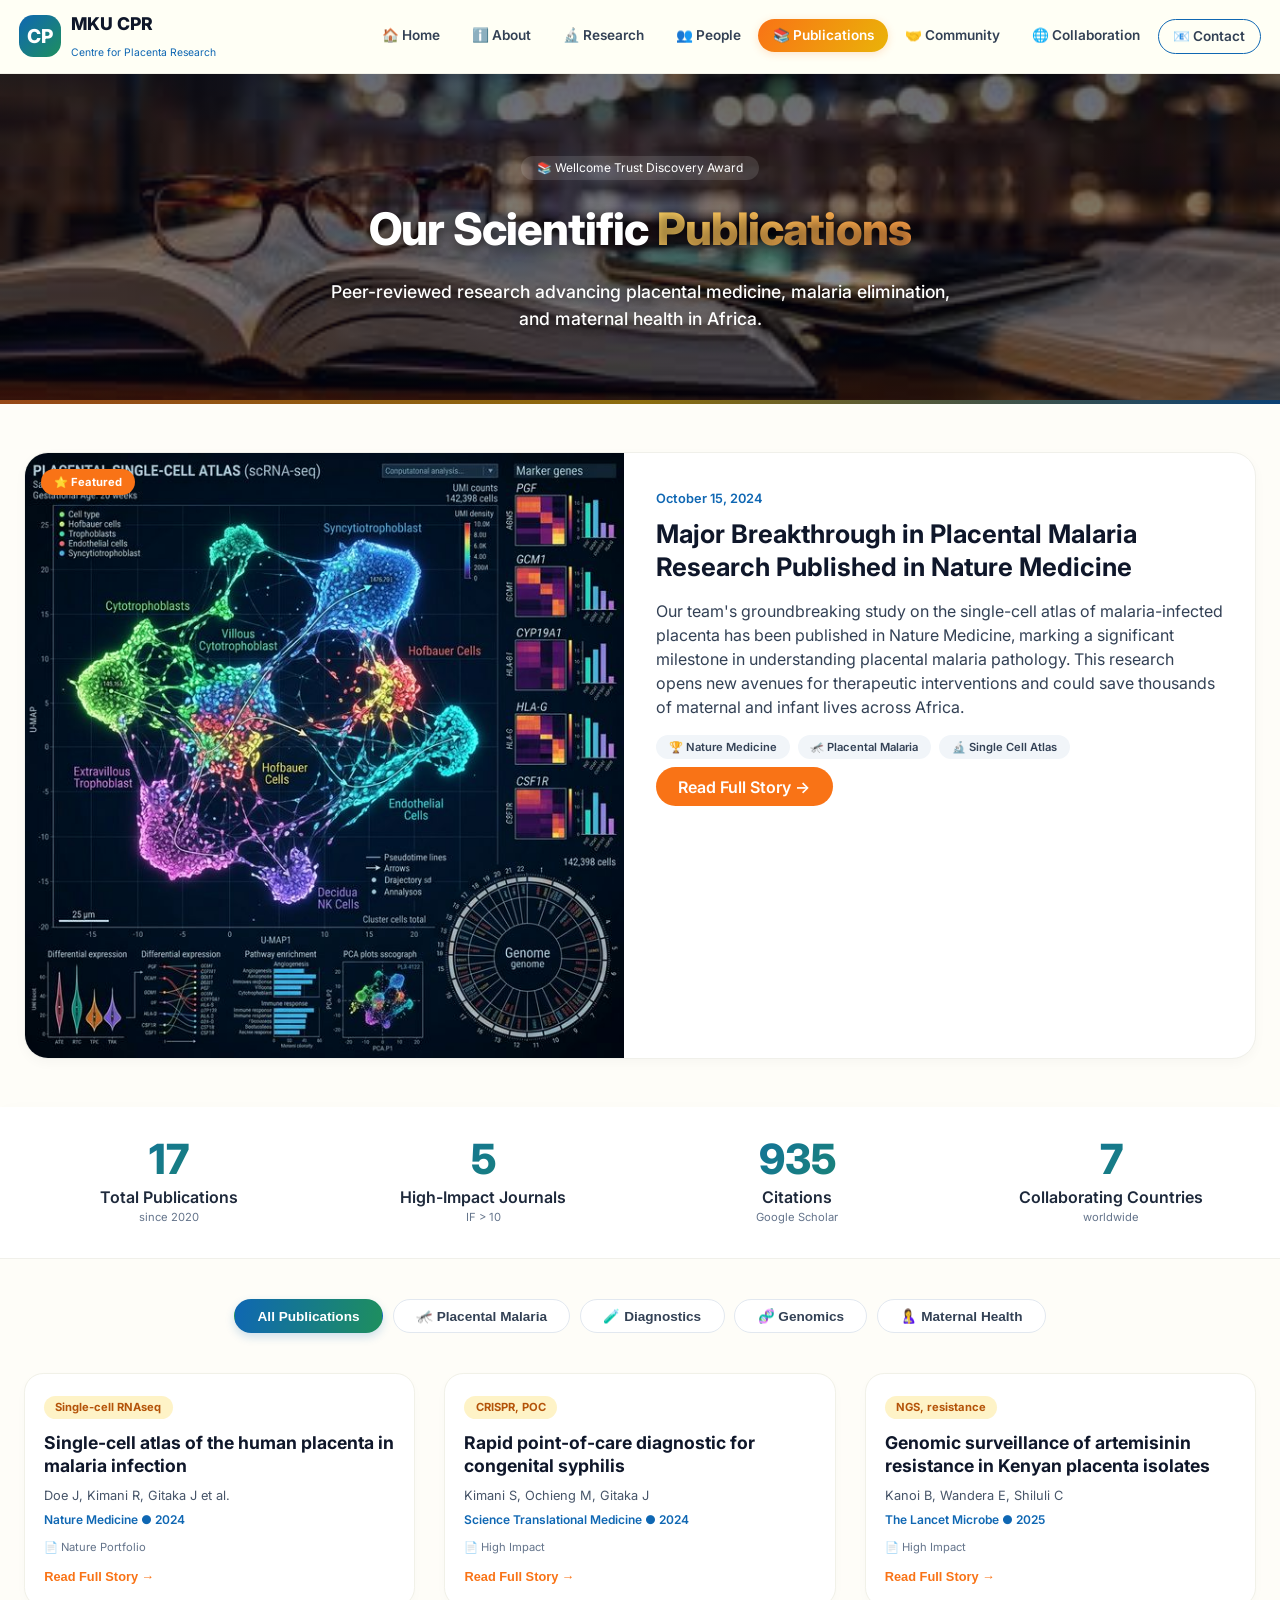
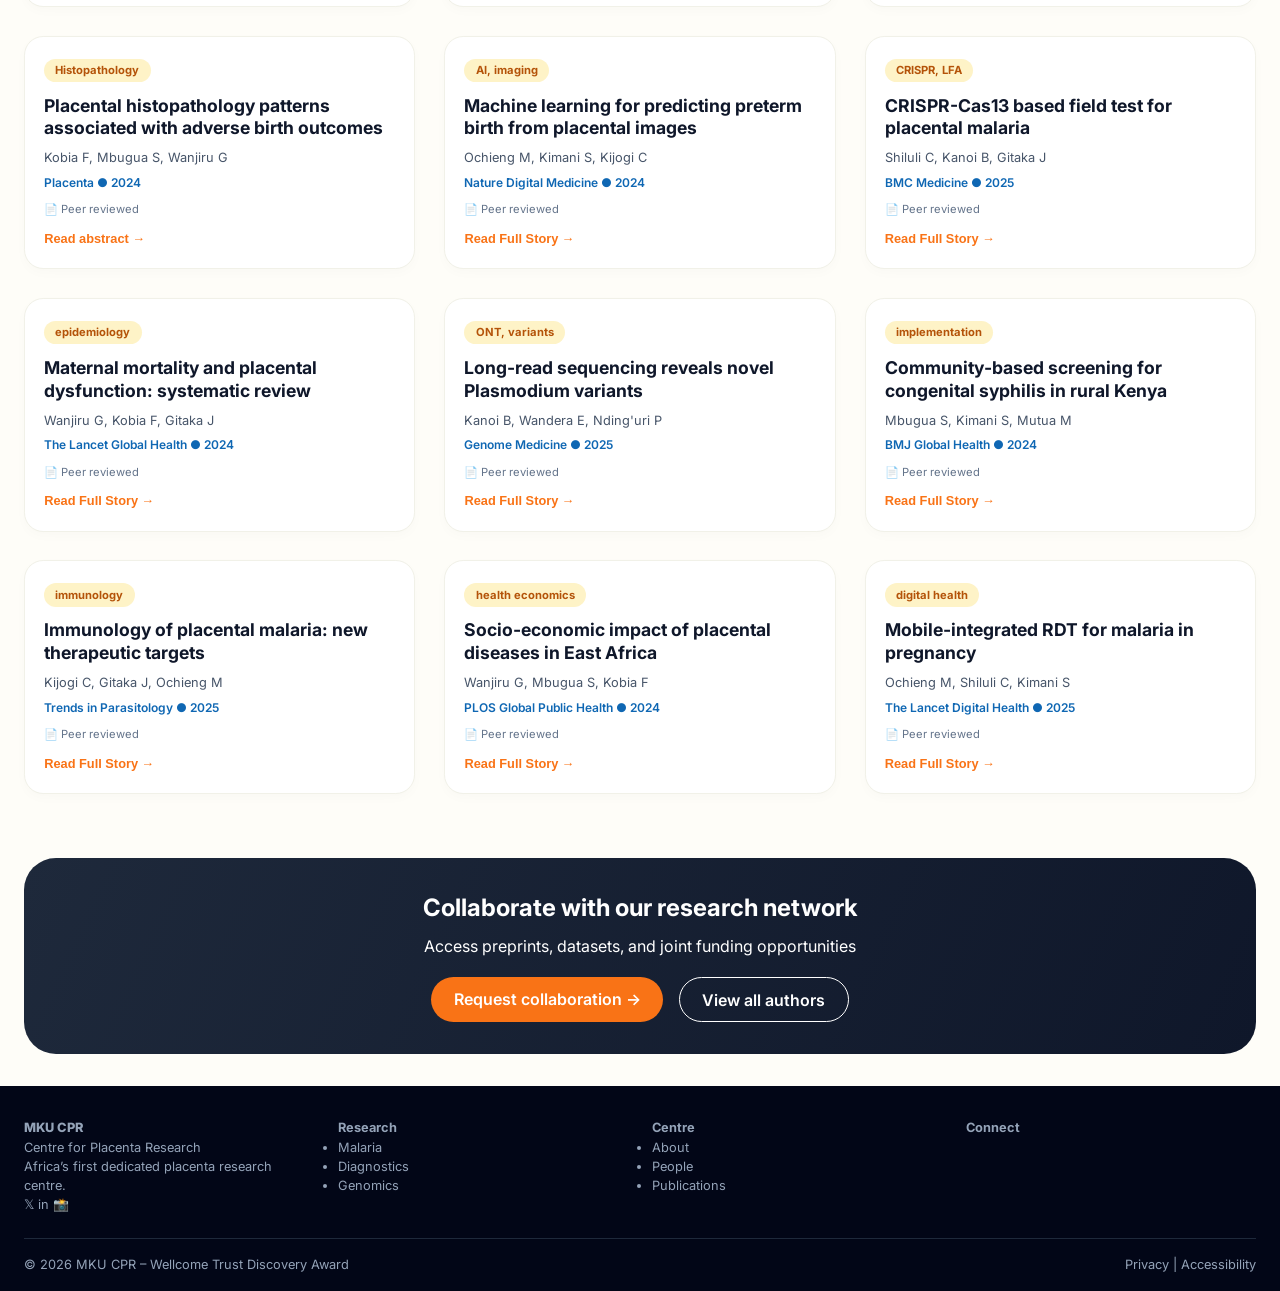
<file: publication.html>
<!-- publications.html -->
<!DOCTYPE html>
<html lang="en">

<head>
  <meta charset="UTF-8">
  <meta name="viewport" content="width=device-width, initial-scale=1.0, viewport-fit=cover">
  <meta name="description"
    content="Explore groundbreaking research publications from MKU Centre for Placenta Research – placental malaria, diagnostics, genomics, and maternal health.">
  <title>MKU CPR | Publications & Research Output</title>
  <link rel="icon" type="image/svg+xml"
    href="data:image/svg+xml,%3Csvg xmlns='http://www.w3.org/2000/svg' viewBox='0 0 24 24' fill='%230f67b3'%3E%3Cpath d='M12 2L2 7l10 5 10-5-10-5zM2 17l10 5 10-5M2 12l10 5 10-5'/%3E%3C/svg%3E">
  <link rel="preconnect" href="https://fonts.googleapis.com">
  <link rel="preconnect" href="https://fonts.gstatic.com" crossorigin>
  <link
    href="https://fonts.googleapis.com/css2?family=Inter:opsz,wght@14..32,300;14..32,400;14..32,600;14..32,700;14..32,800&display=swap"
    rel="stylesheet">
  <link rel="stylesheet" href="styles/publication.css">
  <script src="scripts/publication.js" defer></script>
</head>

<body>
  <a href="#main" class="skip-link">Skip to content</a>
  <header class="site-header">
    <div class="header-inner">
      <a href="index.html" class="logo-area">
        <div class="logo-icon">CP</div>
        <div class="logo-text">
          <h1>MKU CPR</h1><span>Centre for Placenta Research</span>
        </div>
      </a>
      <nav class="desktop-nav">
        <ul>
          <li><a href="index.html">🏠 Home</a></li>
          <li><a href="about.html">ℹ️ About</a></li>
          <li><a href="research.html">🔬 Research</a></li>
          <li><a href="people.html">👥 People</a></li>
          <li><a href="publication.html" class="active">📚 Publications</a></li>
          <li><a href="community.html">🤝 Community</a></li>
          <li><a href="Collaboration.html">🌐 Collaboration</a></li>
          <li><a href="contact.html" class="contact-btn">📧 Contact</a></li>
        </ul>
      </nav>
      <button class="mobile-toggle" id="mobileToggle" aria-label="Menu" aria-expanded="false">☰</button>
    </div>
    <div class="mobile-menu" id="mobileMenu">
      <a href="index.html">Home</a><a href="about.html">About</a><a href="research.html">Research</a><a
        href="people.html">People</a>
      <a href="publication.html" class="active">Publications</a><a href="community.html">Community</a><a
        href="Collaboration.html">Collaboration</a><a href="contact.html">Contact</a>
    </div>
  </header>

  <main id="main">
    <!-- hero -->
    <section class="hero-pubs">
      <div class="container hero-content">
        <div class="hero-badge">📚 Wellcome Trust Discovery Award</div>
        <h1>Our Scientific <span class="gradient-text">Publications</span></h1>
        <p>Peer-reviewed research advancing placental medicine, malaria elimination, and maternal health in Africa.</p>
      </div>
    </section>

    <!-- Featured Publication (Transferred from News) -->
    <section class="featured-pub-section">
      <div class="container">
        <div class="featured-card">
          <div class="featured-image">
            <img src="images/news/featured-malaria-atlas.png" alt="Nature Medicine publication">
            <span class="featured-badge">⭐ Featured</span>
          </div>
          <div class="featured-content">
            <time datetime="2024-10-15">October 15, 2024</time>
            <h2>Major Breakthrough in Placental Malaria Research Published in Nature Medicine</h2>
            <p>Our team's groundbreaking study on the single-cell atlas of malaria-infected placenta has been published
              in Nature Medicine, marking a significant milestone in understanding placental malaria pathology. This
              research opens new avenues for therapeutic interventions and could save thousands of maternal and infant
              lives across Africa.</p>
            <div class="featured-tags">
              <span>🏆 Nature Medicine</span>
              <span>🦟 Placental Malaria</span>
              <span>🔬 Single Cell Atlas</span>
            </div>
            <a href="https://www.nature.com/articles/s41591-024-03306-6" target="_blank" class="btn-primary"
              id="featuredReadMore">Read Full Story →</a>
          </div>
        </div>
      </div>
    </section>

    <!-- stats counters -->
    <section class="stats-row">
      <div class="container">
        <div class="stats-grid">
          <div class="stat-item">
            <div class="stat-number" id="counterPubs">0</div>
            <div class="stat-label">Total Publications</div>
            <div class="stat-sub">since 2020</div>
          </div>
          <div class="stat-item">
            <div class="stat-number" id="counterImpact">0</div>
            <div class="stat-label">High-Impact Journals</div>
            <div class="stat-sub">IF > 10</div>
          </div>
          <div class="stat-item">
            <div class="stat-number" id="counterCitations">0</div>
            <div class="stat-label">Citations</div>
            <div class="stat-sub">Google Scholar</div>
          </div>
          <div class="stat-item">
            <div class="stat-number" id="counterCountries">0</div>
            <div class="stat-label">Collaborating Countries</div>
            <div class="stat-sub">worldwide</div>
          </div>
        </div>
      </div>
    </section>

    <!-- filter tabs + dynamic publications grid -->
    <section class="tabs-section">
      <div class="container">
        <div class="filter-tabs" id="filterTabs">
          <button class="tab-btn active" data-filter="all">All Publications</button>
          <button class="tab-btn" data-filter="malaria">🦟 Placental Malaria</button>
          <button class="tab-btn" data-filter="diagnostics">🧪 Diagnostics</button>
          <button class="tab-btn" data-filter="genomics">🧬 Genomics</button>
          <button class="tab-btn" data-filter="maternal">🤱 Maternal Health</button>
        </div>
        <div class="pubs-grid" id="pubsGrid"></div>
      </div>
    </section>

    <!-- PDF Modal Viewer -->
    <div id="pdfModal" class="modal-overlay">
      <div class="modal-container">
        <div class="modal-header">
          <h3 id="modalTitle">Publication Viewer</h3>
          <button class="modal-close" id="closeModal">✕</button>
        </div>
        <div class="modal-body">
          <iframe id="pdfFrame" src="" frameborder="0"></iframe>
        </div>
      </div>
    </div>

    <!-- collaboration cta -->
    <div class="container">
      <div class="cta-pubs">
        <h3>Collaborate with our research network</h3>
        <p>Access preprints, datasets, and joint funding opportunities</p>
        <div class="btn-group"><a href="#" class="btn-primary">Request collaboration →</a><a href="#"
            class="btn-outline">View all authors</a></div>
      </div>
    </div>
  </main>

  <footer class="footer">
    <div class="container footer-container">
      <div class="footer-grid">
        <div>
          <div class="footer-logo"><span style="font-weight:800;">MKU CPR</span><br>Centre for Placenta Research</div>
          <p>Africa’s first dedicated placenta research centre.</p>
          <div class="social-icons">
            <a href="https://x.com/CRID_MKU" class="social-icon" target="_blank">𝕏</a>
            <a href="https://www.linkedin.com/in/gitaka-lab?utm_source=share_via&utm_content=profile&utm_medium=member_android"
              class="social-icon" target="_blank">in</a>
            <a href="https://www.instagram.com/GITAKA_LAB_CME" class="social-icon" target="_blank">📸</a>
          </div>
        </div>
        <div>
          <h4>Research</h4>
          <ul>
            <li><a href="research.html">Malaria</a></li>
            <li><a href="research.html">Diagnostics</a></li>
            <li><a href="research.html">Genomics</a></li>
          </ul>
        </div>
        <div>
          <h4>Centre</h4>
          <ul>
            <li><a href="about.html">About</a></li>
            <li><a href="people.html">People</a></li>
            <li><a href="publication.html">Publications</a></li>
          </ul>
        </div>
        <div>
          <h4>Connect</h4>

        </div>
      </div>
      <div class="footer-bottom"><span>© 2026 MKU CPR – Wellcome Trust Discovery Award</span>
        <div><a href="contact.html">Privacy</a> | <a href="contact.html">Accessibility</a></div>
      </div>
    </div>
  </footer>

</body>

</html>
</file>
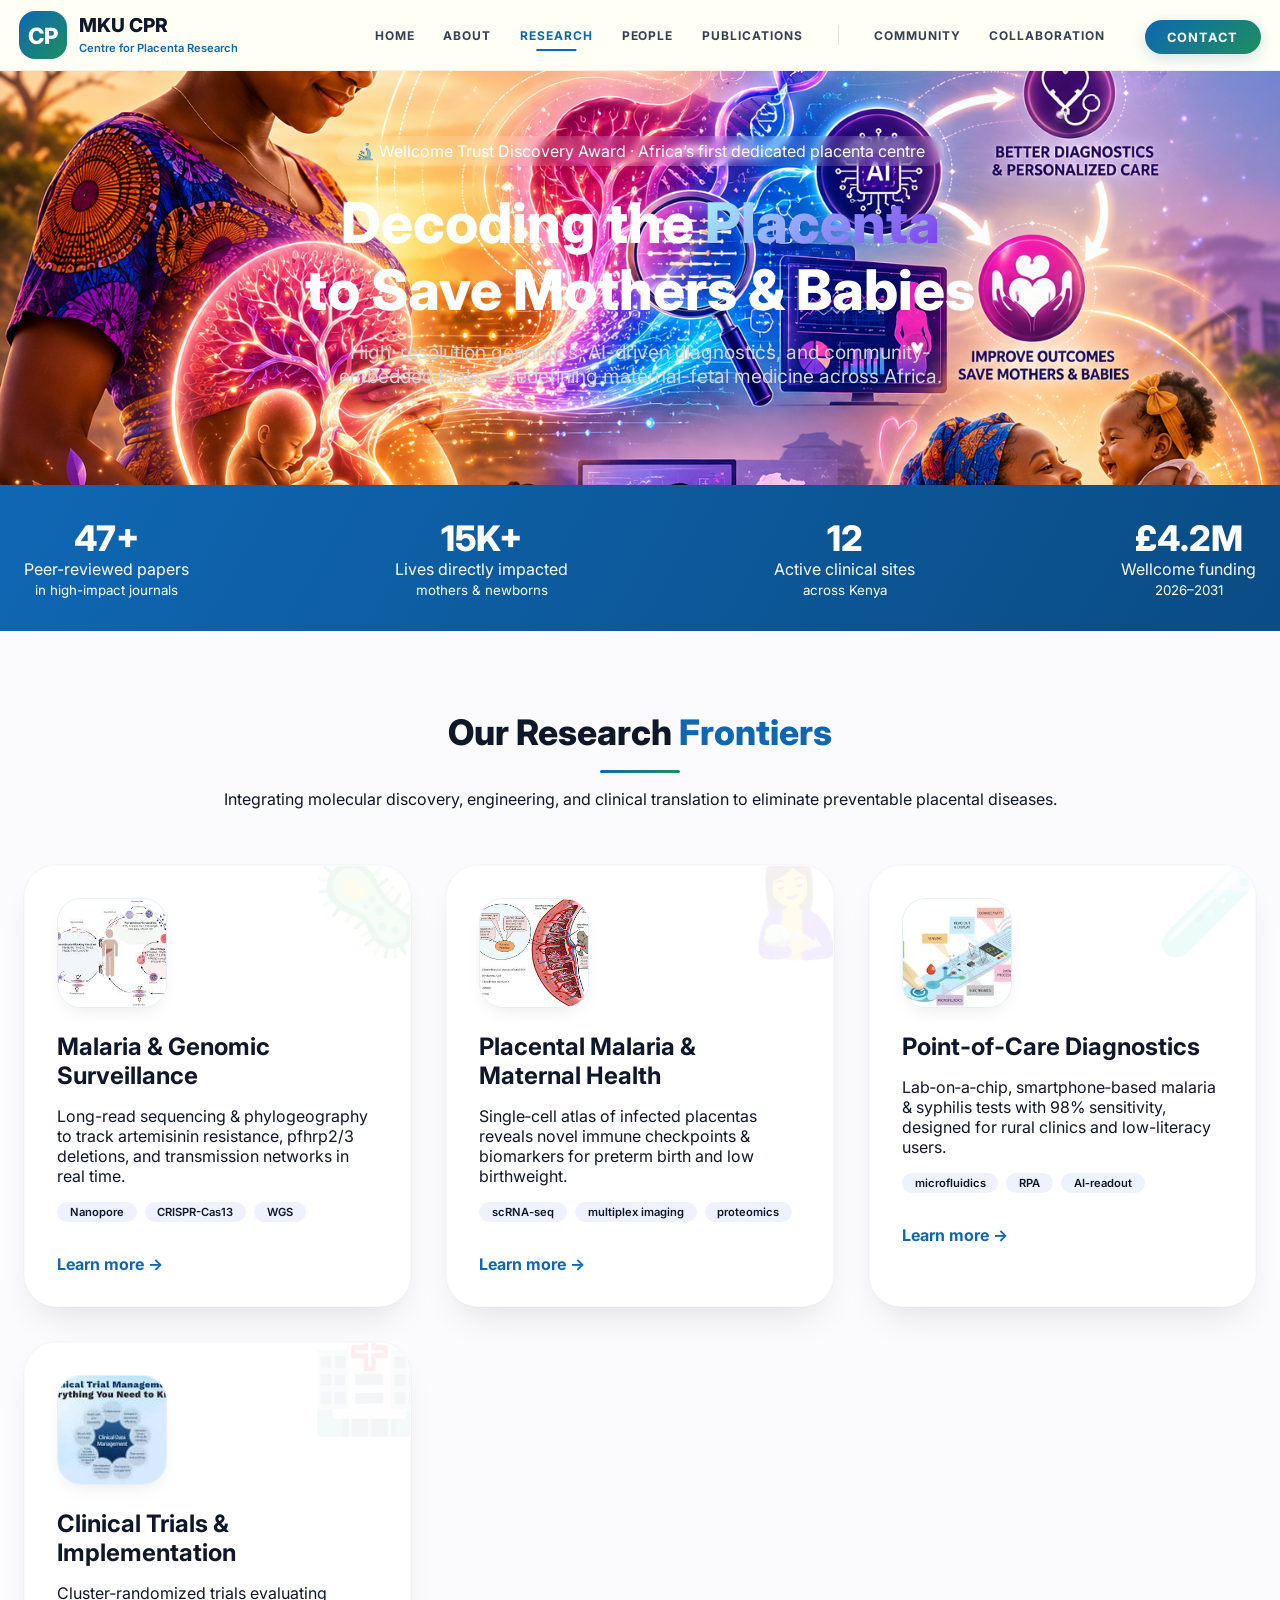
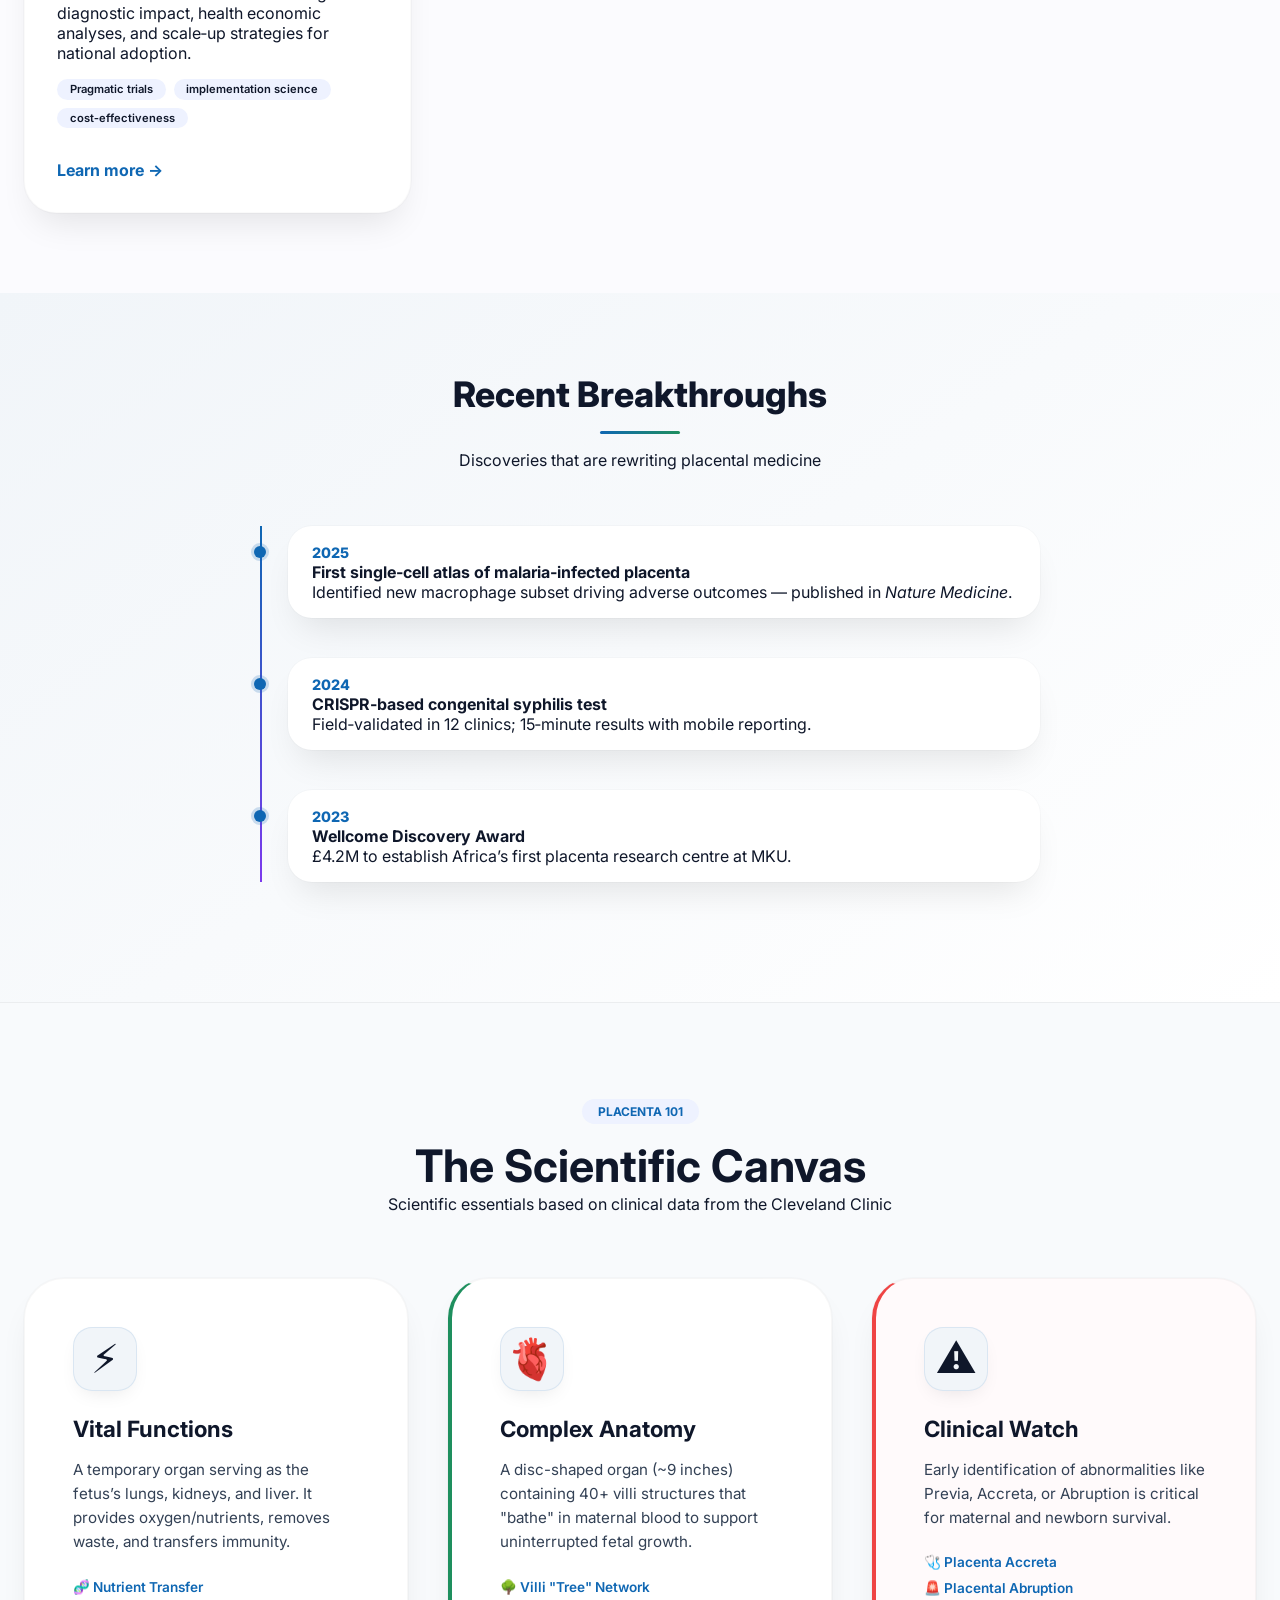
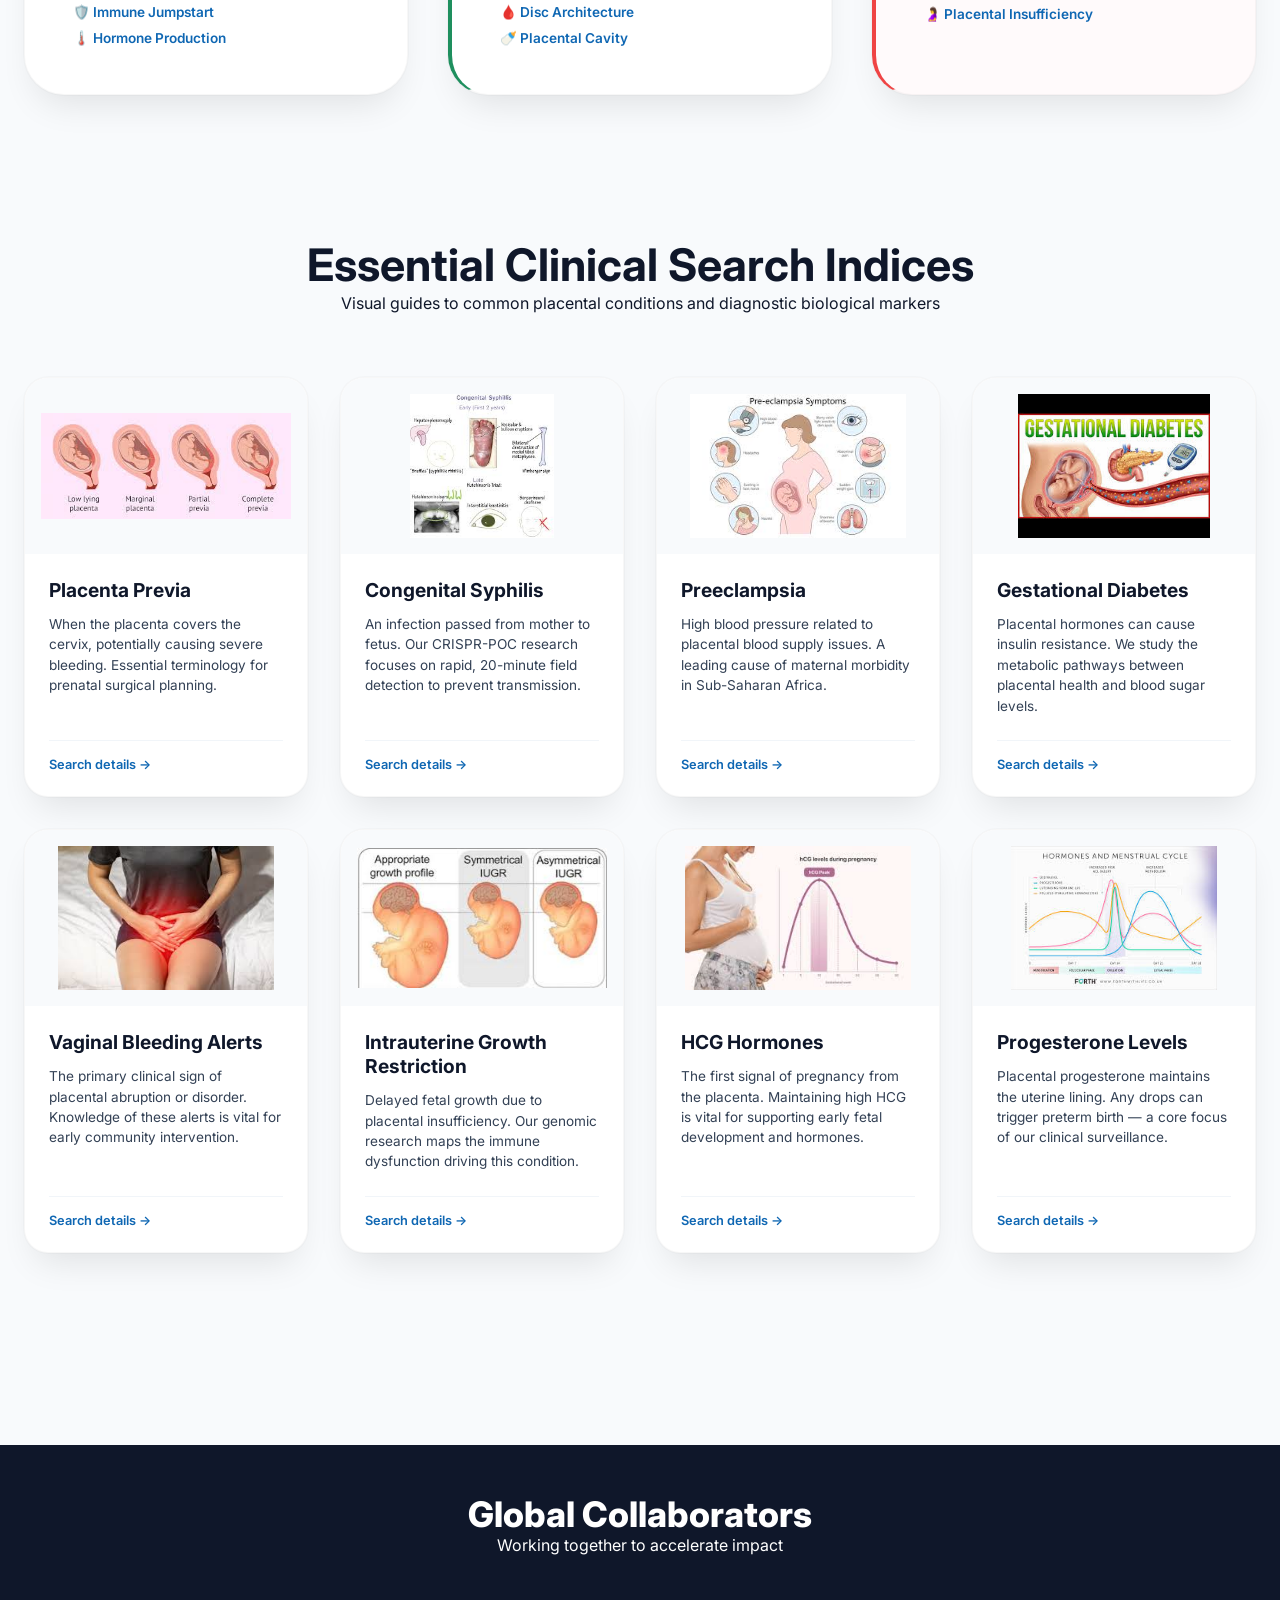
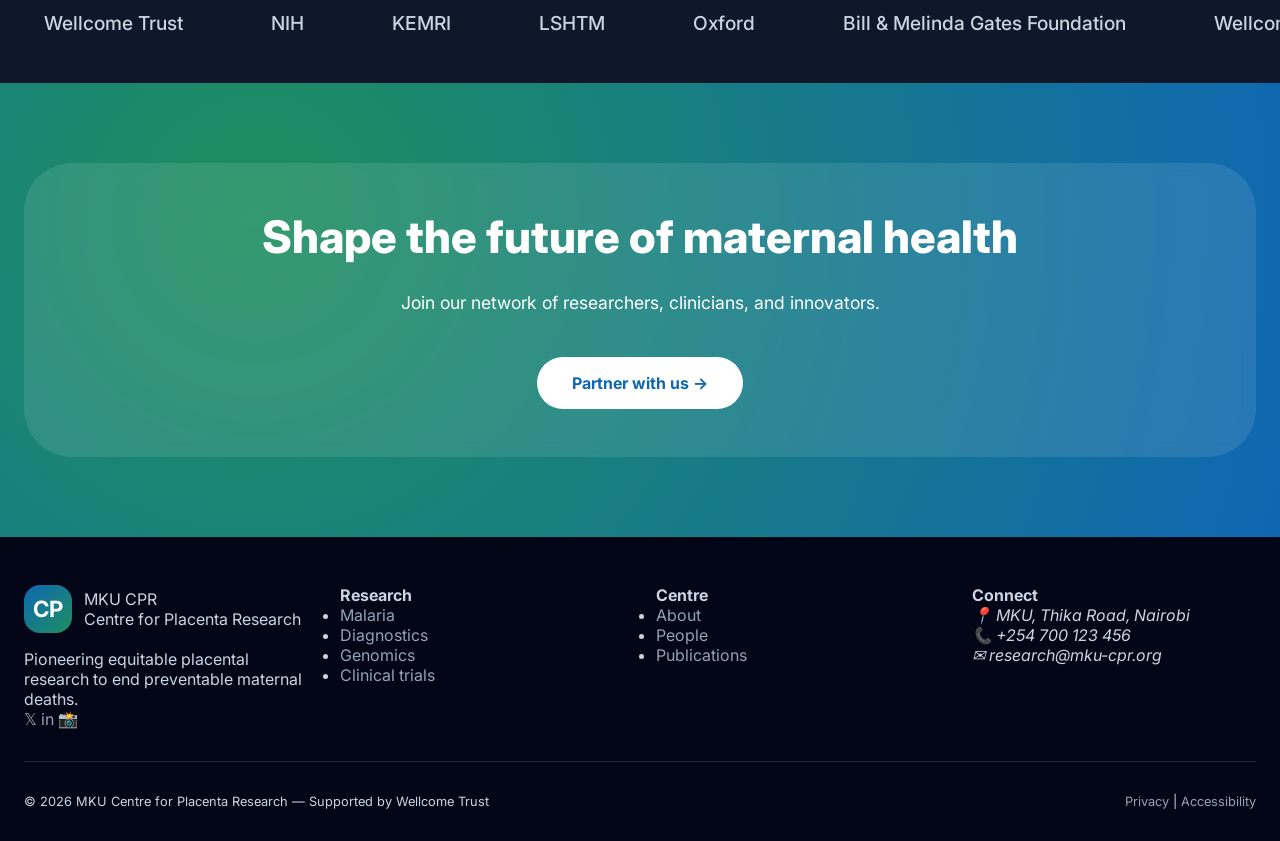
<file: research.html>
<!-- research.html -->
<!DOCTYPE html>
<html lang="en">

<head>
  <meta charset="UTF-8">
  <meta name="viewport" content="width=device-width, initial-scale=1.0, viewport-fit=cover">
  <meta name="description"
    content="Cutting-edge placental research in malaria, diagnostics, genomics, and clinical trials — transforming maternal health in Africa.">
  <title>MKU CPR | Revolutionary Research in Placental Health</title>
  <link rel="icon" type="image/svg+xml"
    href="data:image/svg+xml,%3Csvg xmlns='http://www.w3.org/2000/svg' viewBox='0 0 24 24' fill='%230f67b3'%3E%3Cpath d='M12 2L2 7l10 5 10-5-10-5zM2 17l10 5 10-5M2 12l10 5 10-5'/%3E%3C/svg%3E">
  <link
    href="https://fonts.googleapis.com/css2?family=Inter:opsz,wght@14..32,300;14..32,400;14..32,600;14..32,700;14..32,800&display=swap"
    rel="stylesheet">
  <link rel="stylesheet" href="styles/research.css">

  <script src="scripts/research.js" defer></script>
</head>

<body>
  <a href="#main" class="skip-link">Skip to main content</a>

  <header class="site-header">
    <div class="header-inner">
      <a href="index.html" class="logo-area">
        <div class="logo-icon">CP</div>
        <div class="logo-text">
          <h1>MKU CPR</h1>
          <span>Centre for Placenta Research</span>
        </div>
      </a>
      <nav class="desktop-nav" aria-label="Main navigation">
        <ul class="nav-list">
          <li class="nav-group-core">
            <a href="index.html">Home</a>
            <a href="about.html">About</a>
            <a href="research.html" class="active">Research</a>
            <a href="people.html">People</a>
            <a href="publication.html">Publications</a>
          </li>
          <li class="nav-separator" aria-hidden="true"></li>
          <li class="nav-group-hub">
            <a href="community.html">Community</a>
            <a href="Collaboration.html">Collaboration</a>
          </li>
          <li class="nav-action">
            <a href="contact.html" class="contact-btn">Contact</a>
          </li>
        </ul>
      </nav>
      <button class="mobile-toggle" id="mobileToggle" aria-label="Menu" aria-expanded="false"
        onclick="const e=document.getElementById('mobileMenu'); e.style.display=(e.style.display==='flex'?'none':'flex'); this.innerHTML=(e.style.display==='flex'?'✕':'☰');">☰</button>
    </div>
    <div class="mobile-menu" id="mobileMenu">
      <a href="index.html">Home</a>
      <a href="about.html">About</a>
      <a href="research.html" class="active">Research</a>
      <a href="people.html">People</a>
      <a href="publication.html">Publications</a>
      <a href="community.html">Community</a>
      <a href="Collaboration.html">Collaboration</a>
      <a href="contact.html">Contact</a>
    </div>
  </header>

  <main id="main">
    <!-- Hero with parallax & glitch effect -->
    <section class="hero-research">

      <div class="hero-bg-overlay"></div>
      <div class="hero-particles" id="heroParticles"></div>
      <div class="container hero-container">
        <div class="hero-content">
          <div class="hero-badge">🔬 Wellcome Trust Discovery Award · Africa’s first dedicated placenta centre</div>
          <h1>Decoding the <span class="gradient-text">Placenta</span><br>to Save Mothers & Babies</h1>
          <p>High-resolution genomics, AI-driven diagnostics, and community-embedded trials — redefining maternal-fetal
            medicine across Africa.</p>

        </div>
      </div>
      <div class="scroll-indicator">
        <span></span><span></span><span></span>
      </div>
    </section>

    <!-- Research impact micro-stats -->
    <section class="impact-ribbon">
      <div class="container">
        <div class="impact-grid">
          <div class="impact-item"><span>47+</span>
            <p>Peer-reviewed papers</p><small>in high-impact journals</small>
          </div>
          <div class="impact-item"><span>15K+</span>
            <p>Lives directly impacted</p><small>mothers & newborns</small>
          </div>
          <div class="impact-item"><span>12</span>
            <p>Active clinical sites</p><small>across Kenya</small>
          </div>
          <div class="impact-item"><span>£4.2M</span>
            <p>Wellcome funding</p><small>2026–2031</small>
          </div>
        </div>
      </div>
    </section>

    <!-- Four core research pillars with creative cards -->
    <section class="research-pillars">
      <div class="container">
        <div class="section-header">
          <h2>Our Research <span class="accent">Frontiers</span></h2>
          <div class="header-line"></div>
          <p>Integrating molecular discovery, engineering, and clinical translation to eliminate preventable placental
            diseases.</p>
        </div>
        <div class="pillars-grid">
          <!-- Malaria & Genomic Surveillance -->
          <div class="pillar-card" data-tilt>
            <div class="card-bg-icon">🦠</div>
            <div class="card-icon"><img src="images/malaria-genomic-surveillance.jpg"
                alt="Malaria & Genomic Surveillance">
            </div>
            <h3>Malaria & Genomic Surveillance</h3>
            <p>Long-read sequencing & phylogeography to track artemisinin resistance, pfhrp2/3 deletions, and
              transmission networks in real time.</p>
            <div class="tech-stack">
              <span>Nanopore</span><span>CRISPR-Cas13</span><span>WGS</span>
            </div>
            <a href="#" class="card-link">Learn more →</a>
          </div>
          <!-- Placental Malaria & Maternal Health -->
          <div class="pillar-card" id="placental-malaria" data-tilt>
            <div class="card-bg-icon">🤱</div>
            <div class="card-icon"><img src="images/placental-malaria-maternal-health.jpg"
                alt="Placental Malaria & Maternal Health">
            </div>
            <h3>Placental Malaria & Maternal Health</h3>
            <p>Single‑cell atlas of infected placentas reveals novel immune checkpoints & biomarkers for preterm birth
              and low birthweight.</p>
            <div class="tech-stack">
              <span>scRNA-seq</span><span>multiplex imaging</span><span>proteomics</span>
            </div>
            <a href="#" class="card-link">Learn more →</a>
          </div>
          <!-- Point‑of‑Care Diagnostics -->
          <div class="pillar-card" data-tilt>
            <div class="card-bg-icon">🧪</div>
            <div class="card-icon"><img src="images/Point‑of‑Care-Diagnostics.jpg" alt="Point‑of‑Care Diagnostics">
            </div>
            <h3>Point‑of‑Care Diagnostics</h3>
            <p>Lab‑on‑a‑chip, smartphone‑based malaria & syphilis tests with 98% sensitivity, designed for rural clinics
              and low-literacy users.</p>
            <div class="tech-stack">
              <span>microfluidics</span><span>RPA</span><span>AI‑readout</span>
            </div>
            <a href="#" class="card-link">Learn more →</a>
          </div>
          <!-- Clinical Trials & Implementation Science -->
          <div class="pillar-card" data-tilt>
            <div class="card-bg-icon">🏥</div>
            <div class="card-icon"><img src="images/clinical-trials-implementation.jpg"
                alt="Clinical Trials & Implementation"></div>
            <h3>Clinical Trials & Implementation</h3>
            <p>Cluster‑randomized trials evaluating diagnostic impact, health economic analyses, and scale‑up strategies
              for national adoption.</p>
            <div class="tech-stack">
              <span>Pragmatic trials</span><span>implementation science</span><span>cost‑effectiveness</span>
            </div>
            <a href="#" class="card-link">Learn more →</a>
          </div>
        </div>
      </div>
    </section>

    <!-- Interactive timeline / breakthrough milestones (creative) -->
    <section class="breakthroughs">
      <div class="container">
        <div class="section-header light">
          <h2>Recent Breakthroughs</h2>
          <div class="header-line"></div>
          <p>Discoveries that are rewriting placental medicine</p>
        </div>
        <div class="timeline">
          <div class="timeline-item">
            <div class="timeline-dot"></div>
            <div class="timeline-content">
              <span class="year">2025</span>
              <h4>First single‑cell atlas of malaria‑infected placenta</h4>
              <p>Identified new macrophage subset driving adverse outcomes — published in <em>Nature Medicine</em>.</p>
            </div>
          </div>
          <div class="timeline-item">
            <div class="timeline-dot"></div>
            <div class="timeline-content">
              <span class="year">2024</span>
              <h4>CRISPR-based congenital syphilis test</h4>
              <p>Field‑validated in 12 clinics; 15‑minute results with mobile reporting.</p>
            </div>
          </div>
          <div class="timeline-item">
            <div class="timeline-dot"></div>
            <div class="timeline-content">
              <span class="year">2023</span>
              <h4>Wellcome Discovery Award</h4>
              <p>£4.2M to establish Africa’s first placenta research centre at MKU.</p>
            </div>
          </div>
        </div>
      </div>
    </section>

    <!-- Discovery Hub: Scientific Context -->
    <section class="discovery-hub" id="discovery">
      <div class="container">
        <div class="hub-header">
          <div class="badge-mini">Placenta 101</div>
          <h2>The Scientific Canvas</h2>
          <p>Scientific essentials based on clinical data from the Cleveland Clinic</p>
        </div>
        <div class="hub-grid">
          <div class="hub-card">
            <div class="card-icon">⚡</div>
            <h3>Vital Functions</h3>
            <p>A temporary organ serving as the fetus’s lungs, kidneys, and liver. It provides oxygen/nutrients, removes
              waste, and transfers immunity.</p>
            <ul class="hub-list">
              <li>🧬 Nutrient Transfer</li>
              <li>🛡️ Immune Jumpstart</li>
              <li>🌡️ Hormone Production</li>
            </ul>
          </div>
          <div class="hub-card accent">
            <div class="card-icon">🫀</div>
            <h3>Complex Anatomy</h3>
            <p>A disc-shaped organ (~9 inches) containing 40+ villi structures that "bathe" in maternal blood to support
              uninterrupted fetal growth.</p>
            <ul class="hub-list">
              <li>🌳 Villi "Tree" Network</li>
              <li>🩸 Disc Architecture</li>
              <li>🍼 Placental Cavity</li>
            </ul>
          </div>
          <div class="hub-card alert">
            <div class="card-icon">⚠️</div>
            <h3>Clinical Watch</h3>
            <p>Early identification of abnormalities like Previa, Accreta, or Abruption is critical for maternal and
              newborn survival.</p>
            <ul class="hub-list">
              <li>🩺 Placenta Accreta</li>
              <li>🚨 Placental Abruption</li>
              <li>🤰 Placental Insufficiency</li>
            </ul>
          </div>
        </div>

        <div class="visual-index-section">
          <div class="hub-header">
            <h2>Essential Clinical Search Indices</h2>
            <p>Visual guides to common placental conditions and diagnostic biological markers</p>
          </div>
          <div class="visual-index-grid">
            <!-- Card 1 -->
            <div class="index-card">
              <div class="index-img-wrapper">
                <img src="images/placenta-previa.jpg" alt="Placenta Previa">
              </div>
              <div class="index-content">
                <h3>Placenta Previa</h3>
                <p>When the placenta covers the cervix, potentially causing severe bleeding. Essential terminology for
                  prenatal surgical planning.</p>
                <div class="index-footer">

                  <a href="https://my.clevelandclinic.org/health/diseases/24211-placenta-previa" target="_blank"
                    class="index-more">Search details →</a>
                </div>
              </div>
            </div>
            <!-- Card 2 -->
            <div class="index-card">
              <div class="index-img-wrapper">
                <img src="images/congenital-syphilis.jpg" alt="Congenital Syphilis">
              </div>
              <div class="index-content">
                <h3>Congenital Syphilis</h3>
                <p>An infection passed from mother to fetus. Our CRISPR-POC research focuses on rapid, 20-minute field
                  detection to prevent transmission.</p>
                <div class="index-footer">

                  <a href="https://my.clevelandclinic.org/health/diseases/24189-bacterial-infection" target="_blank"
                    class="index-more">Search details →</a>
                </div>
              </div>
            </div>
            <!-- Card 3 -->
            <div class="index-card">
              <div class="index-img-wrapper">
                <img src="images/preeclampsia.jpg" alt="Preeclampsia">
              </div>
              <div class="index-content">
                <h3>Preeclampsia</h3>
                <p>High blood pressure related to placental blood supply issues. A leading cause of maternal morbidity
                  in Sub-Saharan Africa.</p>
                <div class="index-footer">

                  <a href="https://my.clevelandclinic.org/health/diseases/17952-preeclampsia" target="_blank"
                    class="index-more">Search details →</a>
                </div>
              </div>
            </div>
            <!-- Card 4 -->
            <div class="index-card">
              <div class="index-img-wrapper">
                <img src="images/gestational-diabetes.jpg" alt="Gestational Diabetes">
              </div>
              <div class="index-content">
                <h3>Gestational Diabetes</h3>
                <p>Placental hormones can cause insulin resistance. We study the metabolic pathways between placental
                  health and blood sugar levels.</p>
                <div class="index-footer">

                  <a href="https://my.clevelandclinic.org/health/diseases/9012-gestational-diabetes" target="_blank"
                    class="index-more">Search details →</a>
                </div>
              </div>
            </div>
            <!-- Card 5 -->
            <div class="index-card">
              <div class="index-img-wrapper">
                <img src="images/vaginal-bleeding-alerts.jpg" alt="Vaginal Bleeding Alerts">
              </div>
              <div class="index-content">
                <h3>Vaginal Bleeding Alerts</h3>
                <p>The primary clinical sign of placental abruption or disorder. Knowledge of these alerts is vital for
                  early community intervention.</p>
                <div class="index-footer">

                  <a href="https://my.clevelandclinic.org/health/symptoms/17899-vaginal-bleeding" target="_blank"
                    class="index-more">Search details →</a>
                </div>
              </div>
            </div>
            <!-- Card 6 -->
            <div class="index-card">
              <div class="index-img-wrapper">
                <img src="images/intrauterine-growth-restriction.jpg" alt="IUGR">
              </div>
              <div class="index-content">
                <h3>Intrauterine Growth Restriction</h3>
                <p>Delayed fetal growth due to placental insufficiency. Our genomic research maps the immune dysfunction
                  driving this condition.</p>
                <div class="index-footer">

                  <a href="https://my.clevelandclinic.org/health/diseases/24017-intrauterine-growth-restriction"
                    target="_blank" class="index-more">Search details →</a>
                </div>
              </div>
            </div>
            <!-- Card 7 -->
            <div class="index-card">
              <div class="index-img-wrapper">
                <img src="images/hcg-hormones.jpg" alt="HCG Hormones">
              </div>
              <div class="index-content">
                <h3>HCG Hormones</h3>
                <p>The first signal of pregnancy from the placenta. Maintaining high HCG is vital for supporting early
                  fetal development and hormones.</p>
                <div class="index-footer">

                  <a href="https://my.clevelandclinic.org/health/articles/22489-human-chorionic-gonadotropin"
                    target="_blank" class="index-more">Search details →</a>
                </div>
              </div>
            </div>
            <!-- Card 8 -->
            <div class="index-card">
              <div class="index-img-wrapper">
                <img src="images/progesterone-levels.jpg" alt="Progesterone Levels">
              </div>
              <div class="index-content">
                <h3>Progesterone Levels</h3>
                <p>Placental progesterone maintains the uterine lining. Any drops can trigger preterm birth — a core
                  focus of our clinical surveillance.</p>
                <div class="index-footer">

                  <a href="https://my.clevelandclinic.org/health/body/24562-progesterone" target="_blank"
                    class="index-more">Search details →</a>
                </div>
              </div>
            </div>
          </div>
        </div>
      </div>
    </section>

    <!-- Collaborative partners marquee -->
    <section class="partners">
      <div class="container">
        <div class="section-header">
          <h2>Global Collaborators</h2>
          <p>Working together to accelerate impact</p>
        </div>
        <div class="partner-logos">
          <div class="logo-slider">
            <span>Wellcome Trust</span><span>NIH</span><span>KEMRI</span><span>LSHTM</span><span>Oxford</span><span>Bill
              & Melinda Gates Foundation</span>
            <span>Wellcome Trust</span><span>NIH</span><span>KEMRI</span><span>LSHTM</span><span>Oxford</span><span>Bill
              & Melinda Gates Foundation</span>
          </div>
        </div>
      </div>
    </section>

    <!-- Call to action gradient -->
    <section class="cta-research">
      <div class="container">
        <div class="cta-card">
          <h2>Shape the future of maternal health</h2>
          <p>Join our network of researchers, clinicians, and innovators.</p>
          <div class="cta-buttons">
            <a href="contact.html" class="btn-primary-white">Partner with us →</a>

          </div>
        </div>
      </div>
    </section>
  </main>

  <footer class="footer">
    <div class="container footer-container">
      <div class="footer-grid">
        <div>
          <div class="footer-logo">
            <div class="footer-logo-icon">CP</div>
            <div><span class="footer-logo-text">MKU CPR</span><br><span class="footer-logo-sub">Centre for Placenta
                Research</span></div>
          </div>
          <p class="footer-description">Pioneering equitable placental research to end preventable maternal deaths.</p>
          <div class="social-icons">
            <a href="https://x.com/CRID_MKU" class="social-icon" target="_blank">𝕏</a>
            <a href="https://www.linkedin.com/in/gitaka-lab?utm_source=share_via&utm_content=profile&utm_medium=member_android"
              class="social-icon" target="_blank">in</a>
            <a href="https://www.instagram.com/GITAKA_LAB_CME" class="social-icon" target="_blank">📸</a>
          </div>
        </div>
        <div>
          <h4>Research</h4>
          <ul>
            <li><a href="research.html">Malaria</a></li>
            <li><a href="research.html">Diagnostics</a></li>
            <li><a href="research.html">Genomics</a></li>
            <li><a href="research.html">Clinical trials</a></li>
          </ul>
        </div>
        <div>
          <h4>Centre</h4>
          <ul>
            <li><a href="about.html">About</a></li>
            <li><a href="people.html">People</a></li>
            <li><a href="publication.html">Publications</a></li>

          </ul>
        </div>
        <div>
          <h4>Connect</h4>
          <address>
            <p>📍 MKU, Thika Road, Nairobi</p>
            <p>📞 +254 700 123 456</p>
            <p>✉️ research@mku-cpr.org</p>
          </address>
        </div>
      </div>
      <div class="footer-bottom">
        <span>© 2026 MKU Centre for Placenta Research — Supported by Wellcome Trust</span>
        <div><a href="contact.html">Privacy</a> | <a href="contact.html">Accessibility</a></div>
      </div>
    </div>

</body>

</html>
</file>
<file: styles/index.css>
/* style.css */
* {
  margin: 0;
  padding: 0;
  box-sizing: border-box;
}

:root {
  --accent-primary: #10b981;
  /* Neon Teal */
  --accent-secondary: #3b82f6;
  /* Cyber Blue */
  --accent-tertiary: #8b5cf6;
  /* Cyber Violet */
  --accent-glow: rgba(16, 185, 129, 0.4);
  --accent-gold: #f59e0b;
  --accent-coral: #ef4444;
  --accent-violet: #d946ef;
  --ink-900: #020617;
  --ink-700: #1e293b;
  --ink-600: #334155;
  --ink-500: #475569;
  --ink-50: #f1f5f9;
  --paper: #ffffff;
  --snow: #f8fafc;
  --glass-bg: rgba(255, 255, 255, 0.7);
  --glass-border: rgba(255, 255, 255, 0.3);
  --shadow-sm: 0 10px 25px -5px rgba(0, 0, 0, 0.05);
  --shadow-lg: 0 20px 25px -12px rgba(0, 0, 0, 0.1);
  --shadow-glow: 0 0 20px var(--accent-glow);
  --transition: all 0.4s cubic-bezier(0.16, 1, 0.3, 1);
}

body {
  font-family: system-ui, 'Inter', -apple-system, 'Segoe UI', Roboto, Helvetica, sans-serif;
  background-color: var(--paper);
  color: var(--ink-900);
  line-height: 1.5;
  scroll-behavior: smooth;
}

.container {
  max-width: 1280px;
  margin: 0 auto;
  padding: 0 clamp(1rem, 5vw, 2rem);
}

h1 {
  font-size: clamp(2.5rem, 7vw, 4.5rem);
  line-height: 1.1;
  font-weight: 900;
}

h2 {
  font-size: clamp(2rem, 5vw, 3rem);
  line-height: 1.2;
  font-weight: 800;
}

h3 {
  font-size: clamp(1.2rem, 2.5vw, 1.6rem);
  font-weight: 700;
}

.text-center {
  text-align: center;
}

.skip-link {
  position: absolute;
  top: -40px;
  left: 0;
  background: var(--accent-primary);
  color: white;
  padding: 0.5rem 1rem;
  z-index: 1100;
  text-decoration: none;
  border-radius: 0 0 8px 0;
}

.skip-link:focus {
  top: 0;
}

/* Header & navigation */
.site-header {
  position: sticky;
  top: 0;
  z-index: 1000;
  background: rgba(255, 255, 255, 0.8);
  backdrop-filter: blur(20px);
  -webkit-backdrop-filter: blur(20px);
  border-bottom: 1px solid var(--glass-border);
  box-shadow: 0 4px 30px rgba(0, 0, 0, 0.03);
}

.header-inner {
  display: flex;
  align-items: center;
  justify-content: space-between;
  padding: 0.75rem 1.5rem;
  max-width: 1440px;
  margin: 0 auto;
}

.logo-area {
  display: flex;
  align-items: center;
  gap: 12px;
  text-decoration: none;
}

.logo-icon {
  width: 52px;
  height: 52px;
  background: linear-gradient(135deg, var(--accent-primary), var(--accent-secondary));
  border-radius: 1rem;
  display: flex;
  align-items: center;
  justify-content: center;
  font-weight: 800;
  font-size: 1.6rem;
  color: white;
  box-shadow: var(--shadow-sm);
  transition: var(--transition);
}

.logo-area:hover .logo-icon {
  transform: scale(1.02);
  box-shadow: var(--shadow-lg);
}

.logo-text h1 {
  font-size: 1.25rem;
  font-weight: 800;
  color: var(--ink-900);
  line-height: 1.2;
}

.logo-text span {
  font-size: 0.75rem;
  color: var(--accent-primary);
  font-weight: 600;
  letter-spacing: 0.3px;
}

.nav-list {
  display: flex;
  align-items: center;
  gap: 1.2rem;
  list-style: none;
}

.nav-group-core,
.nav-group-hub {
  display: flex;
  gap: 0.1rem;
  align-items: center;
}

.nav-separator {
  width: 1px;
  height: 20px;
  background: rgba(0, 0, 0, 0.12);
  margin: 0 0.4rem;
}

.desktop-nav a {
  text-transform: uppercase;
  font-size: 0.75rem;
  letter-spacing: 0.08em;
  padding: 0.5rem 0.8rem;
  position: relative;
  font-weight: 700;
  text-decoration: none;
  color: var(--ink-700);
  transition: all 0.3s cubic-bezier(0.4, 0, 0.2, 1);
}

.desktop-nav a::after {
  content: '';
  position: absolute;
  bottom: 0;
  left: 50%;
  width: 0;
  height: 2px;
  background: var(--accent-primary);
  transition: all 0.3s ease;
  transform: translateX(-50%);
}

.desktop-nav a:hover {
  color: var(--accent-primary);
}

.desktop-nav a.active {
  color: var(--accent-primary);
}

.desktop-nav a.active::after {
  width: 30%;
}

.contact-btn {
  background: linear-gradient(135deg, var(--accent-primary), var(--accent-secondary)) !important;
  color: white !important;
  padding: 0.6rem 1.4rem !important;
  border-radius: 50px !important;
  box-shadow: 0 4px 15px rgba(14, 165, 233, 0.3) !important;
  margin-left: 0.5rem;
  font-size: 0.8rem !important;
}

.contact-btn:hover {
  transform: translateY(-2px);
  box-shadow: 0 6px 20px rgba(14, 165, 233, 0.4) !important;
}

.desktop-nav a.contact-btn::after {
  display: none;
}

/* Navigation active states are handled in the .nav-list block above */

.mobile-toggle {
  display: none;
  background: none;
  border: none;
  font-size: 1.8rem;
  cursor: pointer;
  color: var(--ink-900);
}

.glass-panel {
  background: var(--glass-bg);
  backdrop-filter: blur(12px);
  -webkit-backdrop-filter: blur(12px);
  border: 1px solid var(--glass-border);
  border-radius: 1.5rem;
}

.mobile-menu {
  display: none;
  background: white;
  border-top: 1px solid #eef2ff;
  padding: 1.5rem;
  flex-direction: column;
  gap: 1rem;
  box-shadow: 0 20px 25px -12px rgba(0, 0, 0, 0.1);
  position: absolute;
  top: 100%;
  left: 0;
  width: 100%;
  z-index: 1000;
}

.mobile-menu a {
  text-decoration: none;
  font-weight: 600;
  padding: 0.75rem;
  border-radius: 1rem;
  color: var(--ink-700);
  transition: background 0.2s;
}

.mobile-menu a.active {
  background: var(--accent-primary);
  color: white;
}

.mobile-menu a:not(.active):hover {
  background: var(--ink-50);
}

/* Buttons */
.btn-primary,
.btn-secondary {
  display: inline-flex;
  align-items: center;
  gap: 8px;
  padding: 0.8rem 1.8rem;
  font-weight: 700;
  border-radius: 40px;
  text-decoration: none;
  transition: var(--transition);
}

.btn-primary {
  background: linear-gradient(105deg, var(--accent-primary), var(--accent-secondary));
  color: white;
  box-shadow: 0 4px 12px rgba(15, 103, 179, 0.25);
}

.btn-primary:hover {
  transform: translateY(-3px);
  box-shadow: 0 12px 20px -8px rgba(0, 0, 0, 0.2);
}

.btn-secondary {
  background: white;
  color: var(--accent-primary);
  border: 1px solid var(--accent-primary);
}

.btn-secondary:hover {
  background: var(--accent-primary);
  color: white;
  transform: translateY(-2px);
}

.dark-bg {
  background: #1e293b;
}

/* Stats */
.stat-card {
  background: var(--glass-bg);
  backdrop-filter: blur(10px);
  -webkit-backdrop-filter: blur(10px);
  border: 1px solid var(--glass-border);
  border-radius: 1.5rem;
  padding: 1.5rem 1rem;
  text-align: center;
  transition: var(--transition);
  box-shadow: var(--shadow-sm);
  position: relative;
  overflow: hidden;
  word-wrap: break-word;
  overflow-wrap: break-word;
}

.stat-card:hover {
  transform: translateY(-8px);
  box-shadow: 0 20px 40px rgba(16, 185, 129, 0.1);
  border-color: var(--accent-primary);
}

.stat-number {
  font-size: clamp(2rem, 5vw, 3.5rem);
  font-weight: 900;
  margin-bottom: 0.5rem;
  letter-spacing: -2px;
  line-height: 1;
}

.stat-primary {
  color: var(--accent-primary);
  text-shadow: 0 0 10px rgba(16, 185, 129, 0.2);
}

.stat-secondary {
  color: var(--accent-secondary);
  text-shadow: 0 0 10px rgba(59, 130, 246, 0.2);
}

.stat-tertiary {
  color: var(--accent-tertiary);
  text-shadow: 0 0 10px rgba(139, 92, 246, 0.2);
}

.stat-gold {
  color: var(--accent-gold);
  text-shadow: 0 0 10px rgba(245, 158, 11, 0.2);
}

.stat-label {
  font-weight: 700;
  color: var(--ink-900);
  text-transform: uppercase;
  font-size: 0.85rem;
  letter-spacing: 1px;
}

.stat-sub {
  font-size: 0.8rem;
  color: var(--ink-500);
  margin-top: 0.25rem;
}

/* Sections */
.section-header {
  text-align: center;
  max-width: 700px;
  margin: 0 auto 3rem;
}

.section-header h2 {
  font-size: 2rem;
  font-weight: 800;
}

.section-header p {
  color: var(--ink-600);
  margin-top: 0.75rem;
}

/* Hero */
.hero-section {
  position: relative;
  overflow: hidden;
  padding: 4rem 0 4rem;
  min-height: clamp(360px, 42vh, 520px);
  display: flex;
  align-items: center;
  background: #f8fafc;
}

.hero-bg-image {
  position: absolute;
  inset: 0;
  background-image:
    linear-gradient(90deg, rgba(2, 6, 23, 0.28), rgba(2, 6, 23, 0.08)),
    url('../images/index-background.png');
  background-size: cover;
  background-position: center center;
  background-repeat: no-repeat;
  z-index: 0;
  opacity: 1;
}

.hero-grid-overlay {
  display: none;
}

.hero-overlay {
  display: none;
}

.hero-container {
  position: relative;
  z-index: 10;
}

.hero-content {
  max-width: 880px;
  margin: 0 auto;
  text-align: center;
}

.hero-badge {
  display: inline-block;
  background: rgba(16, 185, 129, 0.15);
  backdrop-filter: blur(12px);
  -webkit-backdrop-filter: blur(12px);
  padding: 0.6rem 1.8rem;
  border-radius: 60px;
  margin-bottom: 1.5rem;
  border: 1px solid rgba(16, 185, 129, 0.3);
  background: rgba(255, 255, 255, 0.85);
}

.hero-badge span {
  color: #10b981;
  font-weight: 700;
  letter-spacing: 0.5px;
  font-size: 0.8rem;
  text-transform: uppercase;
  line-height: 1.4;
}

.hero-title {
  font-size: clamp(2.5rem, 6vw, 4.5rem);
  font-weight: 900;
  color: #fff;
  line-height: 1.15;
  letter-spacing: -1px;
  margin-bottom: 1.5rem;
  text-shadow: 0 2px 20px rgba(0, 0, 0, 0.8), 0 0 40px rgba(0, 0, 0, 0.5);
}

.gradient-text {
  background: linear-gradient(to right, #10b981, #3b82f6);
  -webkit-background-clip: text;
  background-clip: text;
  color: transparent;
  display: inline-block;
}

.hero-description {
  font-size: clamp(1rem, 2vw, 1.35rem);
  color: #f1f5f9;
  margin: 0 auto 2.5rem;
  max-width: 700px;
  line-height: 1.7;
  text-shadow: 0 1px 12px rgba(0, 0, 0, 0.8);
}



/* Pillars */
.pillars-section {
  padding: 4rem 0;
  background: white;
}

.pillars-grid {
  display: grid;
  grid-template-columns: repeat(auto-fit, minmax(250px, 1fr));
  gap: 1.5rem;
}

.pillar-card {
  border-radius: 1.5rem;
  padding: 2rem;
  transition: var(--transition);
  border: 1px solid rgba(0, 0, 0, 0.05);
  background: white;
  position: relative;
  overflow: hidden;
  word-wrap: break-word;
  overflow-wrap: break-word;
}

.pillar-card::after {
  content: '';
  position: absolute;
  top: -50%;
  left: -50%;
  width: 200%;
  height: 200%;
  background: radial-gradient(circle, rgba(16, 185, 129, 0.1) 0%, transparent 60%);
  opacity: 0;
  transition: var(--transition);
  pointer-events: none;
}

.pillar-card:hover::after {
  opacity: 1;
  transform: scale(1.1);
}

.pillar-card:hover {
  transform: translateY(-12px) scale(1.03);
  box-shadow: 0 30px 60px rgba(0, 0, 0, 0.12);
  border-color: var(--accent-primary);
}

.card-malaria {
  background: linear-gradient(135deg, #ffffff, #ecfdf5);
}

.card-diagnostics {
  background: linear-gradient(135deg, #ffffff, #eff6ff);
}

.card-genomic {
  background: linear-gradient(135deg, #ffffff, #faf5ff);
}

.pillar-icon {
  width: 56px;
  height: 56px;
  border-radius: 1rem;
  display: flex;
  align-items: center;
  justify-content: center;
  font-size: 1.8rem;
  margin-bottom: 1.5rem;
}

.icon-malaria {
  background: #0f67b3;
}

.icon-diagnostics {
  background: #1e8f5e;
}

.icon-genomic {
  background: #7c3aed;
}

.pillar-card h3 {
  font-size: 1.3rem;
  font-weight: 700;
  margin-bottom: 0.75rem;
  line-height: 1.3;
}

.pillar-card p {
  color: #334155;
}

/* Placenta facts */
.placenta-facts-section {
  padding: 4rem 0;
  background: #f8fafc;
}

.placenta-facts-grid {
  display: grid;
  grid-template-columns: repeat(auto-fit, minmax(240px, 1fr));
  gap: 1.5rem;
}

.placenta-fact-card {
  background: white;
  border: 1px solid rgba(15, 23, 42, 0.06);
  border-radius: 1.5rem;
  padding: 1.7rem;
  box-shadow: var(--shadow-sm);
}

.placenta-fact-card span {
  display: inline-flex;
  width: 40px;
  height: 40px;
  align-items: center;
  justify-content: center;
  border-radius: 50%;
  background: rgba(16, 185, 129, 0.1);
  color: var(--accent-primary);
  font-weight: 800;
  margin-bottom: 1rem;
}

.placenta-fact-card h3 {
  margin-bottom: 0.75rem;
}

.placenta-fact-card p {
  color: var(--ink-600);
}

/* Stats section */
.stats-section {
  padding: 3rem 0;
  background: linear-gradient(145deg, #f8fafc, #ffffff);
}

.stats-grid {
  display: grid;
  grid-template-columns: repeat(auto-fit, minmax(150px, 1fr));
  gap: 1rem;
}

/* Tabs */
.tabs-section {
  padding: 4rem 0;
  background: white;
}

.tab-buttons {
  display: flex;
  gap: 0.5rem;
  border-bottom: 2px solid #e2e8f0;
  flex-wrap: wrap;
}

.tab-btn {
  background: none;
  border: none;
  padding: 0.75rem 1.5rem;
  font-weight: 600;
  color: var(--ink-600);
  cursor: pointer;
  border-bottom: 2px solid transparent;
  transition: all 0.2s;
}

.tab-btn.active {
  color: var(--accent-primary);
  border-bottom-color: var(--accent-primary);
}

.tab-panel {
  display: none;
  animation: fade 0.3s ease;
}

.tab-panel.active-panel {
  display: block;
}

@keyframes fade {
  from {
    opacity: 0;
  }

  to {
    opacity: 1;
  }
}

.tab-panel-inner {
  display: grid;
  grid-template-columns: 1fr 1fr;
  gap: 2rem;
  border-radius: 2rem;
  padding: 2rem;
  border: 1px solid var(--glass-border);
  box-shadow: 0 30px 60px rgba(0, 0, 0, 0.05);
  word-wrap: break-word;
  overflow-wrap: break-word;
}

.panel-malaria {
  background: linear-gradient(135deg, rgba(241, 245, 249, 0.8), rgba(255, 255, 255, 0.5));
}

.panel-syphilis {
  background: linear-gradient(135deg, rgba(254, 252, 232, 0.8), rgba(255, 255, 255, 0.5));
}

.panel-singlecell {
  background: linear-gradient(135deg, rgba(243, 232, 255, 0.8), rgba(255, 255, 255, 0.5));
}

.panel-text h3 {
  font-size: 1.5rem;
  font-weight: 700;
  margin-bottom: 1rem;
  line-height: 1.3;
}

.panel-text p {
  margin: 1rem 0;
  color: #1e293b;
}

.panel-tags {
  display: flex;
  flex-wrap: wrap;
  gap: 0.8rem;
  margin-top: 1rem;
}

.panel-tags span {
  background: rgba(255, 255, 255, 0.7);
  padding: 0.3rem 1rem;
  border-radius: 30px;
  font-size: 0.9rem;
}

.insight-list {
  display: grid;
  gap: 0.9rem;
  margin-top: 1.2rem;
}

.insight-list div {
  background: rgba(255, 255, 255, 0.76);
  border-left: 4px solid var(--accent-primary);
  border-radius: 1rem;
  padding: 0.9rem 1rem;
}

.insight-list strong {
  color: var(--ink-900);
}

.insight-list p {
  margin: 0.35rem 0 0;
  color: var(--ink-600);
}

.coming-soon-label {
  display: inline-block;
  background: rgba(139, 92, 246, 0.12);
  color: var(--accent-tertiary);
  border: 1px solid rgba(139, 92, 246, 0.2);
  border-radius: 999px;
  padding: 0.35rem 0.9rem;
  font-size: 0.75rem;
  font-weight: 800;
  text-transform: uppercase;
  letter-spacing: 0.08em;
  margin-bottom: 1rem;
}

.panel-link {
  display: inline-block;
  margin-top: 1.5rem;
  font-weight: 600;
  text-decoration: none;
}

.link-primary {
  color: var(--accent-primary);
}

.link-secondary {
  color: var(--accent-secondary);
}

.link-tertiary {
  color: var(--accent-tertiary);
}

.panel-visual {
  border-radius: 1.5rem;
  width: min(100%, 460px);
  aspect-ratio: 16 / 10;
  height: auto;
  display: flex;
  align-items: center;
  justify-content: center;
  overflow: hidden;
  position: relative;
  box-shadow: inset 0 0 40px rgba(0, 0, 0, 0.1);
  justify-self: end;
}

.pillar-img {
  width: 100%;
  height: 100%;
  object-fit: cover;
  transition: transform 0.8s cubic-bezier(0.2, 0.9, 0.4, 1.1);
}

.tab-panel-inner:hover .pillar-img {
  transform: scale(1.1) rotate(1deg);
}

.visual-malaria {
  background: linear-gradient(145deg, #cbd5e1, #e2e8f0);
}

.visual-syphilis {
  background: #e2e3cf;
  flex-direction: column;
  gap: 1rem;
}

.visual-singlecell {
  background: #d9caf3;
}

/* Featured Team on Home */
.home-team-section {
  padding: 4rem 0;
  background: var(--snow);
}

.home-team-grid {
  display: grid;
  grid-template-columns: repeat(auto-fit, minmax(150px, 1fr));
  gap: 1.5rem;
  margin-bottom: 2rem;
}

.home-team-card {
  text-align: center;
  transition: var(--transition);
}

.home-team-card img {
  width: 100px;
  height: 100px;
  border-radius: 50%;
  object-fit: cover;
  margin-bottom: 1rem;
  border: 3px solid white;
  box-shadow: var(--shadow-sm);
  transition: var(--transition);
}

.home-team-card:hover img {
  transform: scale(1.05);
  border-color: var(--accent-primary);
  box-shadow: 0 0 20px rgba(16, 185, 129, 0.3);
}

.home-team-card h4 {
  font-size: 1rem;
  font-weight: 700;
  margin-bottom: 0.25rem;
  color: var(--ink-900);
  line-height: 1.3;
}

.home-team-card span {
  font-size: 0.85rem;
  color: var(--accent-primary);
  font-weight: 600;
  text-transform: uppercase;
  letter-spacing: 0.5px;
}

.mt-3 {
  margin-top: 3rem;
}

/* News */
.news-section {
  padding: 3rem 0;
  background: var(--ink-50);
}

.news-grid {
  display: grid;
  grid-template-columns: repeat(auto-fit, minmax(250px, 1fr));
  gap: 1.5rem;
}

.news-card {
  background: white;
  border-radius: 1.5rem;
  padding: 1.5rem;
  box-shadow: var(--shadow-sm);
  transition: var(--transition);
  border: 1px solid rgba(0, 0, 0, 0.05);
  word-wrap: break-word;
  overflow-wrap: break-word;
}

.news-card:hover {
  transform: translateY(-8px);
  box-shadow: 0 30px 60px -12px rgba(0, 0, 0, 0.12);
  border-color: var(--accent-primary);
}

.news-badge {
  padding: 0.4rem 1rem;
  border-radius: 50px;
  font-size: 0.75rem;
  font-weight: 700;
  display: inline-block;
  text-transform: uppercase;
  letter-spacing: 0.5px;
}

.badge-featured {
  background: #e0f2fe;
}

.badge-funding {
  background: #dcfce7;
}

.badge-conference {
  background: #f3e8ff;
}

.news-date {
  margin-left: 1rem;
  color: #64748b;
  font-size: 0.8rem;
}

.news-card h3 {
  margin: 1rem 0 0.5rem;
  font-size: 1.1rem;
  line-height: 1.3;
}

.news-card p {
  color: var(--ink-600);
  margin-bottom: 1rem;
}

.news-link {
  font-weight: 600;
  text-decoration: none;
}

.news-cta {
  text-align: center;
  margin-top: 2rem;
}

/* CTA */
.cta-section {
  padding: 4rem 0;
  background: #020617;
  color: white;
  text-align: center;
  position: relative;
  overflow: hidden;
}

.cta-section::before {
  content: '';
  position: absolute;
  inset: 0;
  background: radial-gradient(circle at 70% 30%, rgba(16, 185, 129, 0.15), transparent 50%),
    radial-gradient(circle at 30% 70%, rgba(59, 130, 246, 0.15), transparent 50%);
  pointer-events: none;
}

.cta-section h2 {
  font-size: clamp(1.5rem, 4vw, 2rem);
  line-height: 1.2;
}

.cta-section p {
  max-width: 620px;
  margin: 1rem auto 2rem;
}

.cta-buttons {
  display: flex;
  flex-wrap: wrap;
  justify-content: center;
  gap: 1rem;
}

.cta-btn-primary {
  background: white;
  color: var(--accent-primary);
  padding: 0.8rem 2rem;
  border-radius: 60px;
  font-weight: 700;
  text-decoration: none;
}

.cta-btn-secondary {
  border: 2px solid white;
  padding: 0.8rem 2rem;
  border-radius: 60px;
  font-weight: 700;
  text-decoration: none;
  color: white;
}

/* Footer */
.footer {
  background: #0b1220;
  color: #cbd5e1;
}

.footer-container {
  padding: 3rem 1.5rem 2rem;
}

.footer-grid {
  display: grid;
  grid-template-columns: repeat(auto-fit, minmax(200px, 1fr));
  gap: 2rem;
  word-wrap: break-word;
  overflow-wrap: break-word;
}

.footer-logo {
  display: flex;
  gap: 12px;
  align-items: center;
  margin-bottom: 1rem;
}

.footer-logo-icon {
  background: linear-gradient(135deg, var(--accent-primary), var(--accent-secondary));
  width: 48px;
  height: 48px;
  border-radius: 1rem;
  display: flex;
  align-items: center;
  justify-content: center;
  font-weight: bold;
  font-size: 1.4rem;
  color: white;
}

.footer-logo-text {
  font-weight: 800;
  font-size: 1.2rem;
  color: white;
}

.footer-logo-sub {
  font-size: 0.8rem;
}

.footer-description {
  color: #9ca3af;
  margin-bottom: 1rem;
}

.social-icons {
  display: flex;
  gap: 0.8rem;
  margin-top: 1rem;
}

.social-icon {
  background: #1e293b;
  border-radius: 12px;
  padding: 8px;
  display: inline-flex;
  transition: all 0.2s;
  text-decoration: none;
  color: white;
}

.social-icon:hover {
  background: var(--accent-primary);
  transform: scale(1.05);
}

.footer h4 {
  color: white;
  margin-bottom: 1rem;
}

.footer ul {
  list-style: none;
}

.footer ul li {
  margin-bottom: 0.5rem;
}

.footer ul li a {
  color: #cbd5e1;
  text-decoration: none;
}

.footer address {
  font-style: normal;
}

.footer-bottom {
  border-top: 1px solid #1e293b;
  margin-top: 2rem;
  padding-top: 2rem;
  display: flex;
  flex-wrap: wrap;
  justify-content: space-between;
  gap: 1rem;
  font-size: 0.8rem;
}

.footer-bottom a {
  color: #94a3b8;
  text-decoration: none;
}







/* Staggered text animations */
.delay-1 {
  transition-delay: 0.1s;
}

.delay-2 {
  transition-delay: 0.2s;
}

.delay-3 {
  transition-delay: 0.3s;
}

.delay-4 {
  transition-delay: 0.4s;
}

.reveal-up {
  transform: translateY(30px);
}

.animate-on-scroll.active.reveal-up {
  transform: translateY(0);
}



/* About Us Brief Section */
.about-brief-section {
  padding: 5rem 0;
  background: radial-gradient(circle at 10% 20%, rgba(16, 185, 129, 0.03) 0%, transparent 40%),
    radial-gradient(circle at 90% 80%, rgba(59, 130, 246, 0.03) 0%, transparent 40%);
  position: relative;
  overflow: hidden;
}

.about-grid {
  max-width: 800px;
  margin: 0 auto;
  text-align: center;
}



.about-content {
  position: relative;
}

.about-badge {
  display: inline-block;
  padding: 0.5rem 1.2rem;
  background: rgba(16, 185, 129, 0.1);
  color: var(--accent-primary);
  border-radius: 50px;
  font-size: 0.8rem;
  font-weight: 700;
  text-transform: uppercase;
  letter-spacing: 1px;
  margin-bottom: 1.5rem;
  border: 1px solid rgba(16, 185, 129, 0.2);
}

.about-content h2 {
  font-size: clamp(2rem, 5vw, 3.5rem);
  margin-bottom: 2rem;
  line-height: 1.1;
}

.about-text p {
  font-size: 1.15rem;
  color: var(--ink-700);
  margin-bottom: 1.5rem;
  line-height: 1.7;
}

.story-tabs-container {
  margin-top: 3rem;
  background: rgba(255, 255, 255, 0.4);
  backdrop-filter: blur(12px);
  border: 1px solid rgba(255, 255, 255, 0.2);
  border-radius: 2.5rem;
  padding: 2rem;
  box-shadow: 0 15px 35px rgba(0, 0, 0, 0.05);
  word-wrap: break-word;
  overflow-wrap: break-word;
}

.story-tabs {
  display: flex;
  justify-content: center;
  gap: 1rem;
  margin-bottom: 2.5rem;
  border-bottom: 1px solid rgba(0, 0, 0, 0.05);
  padding-bottom: 1.5rem;
}

.story-tab-btn {
  background: white;
  border: 1px solid rgba(0, 0, 0, 0.05);
  padding: 0.8rem 2rem;
  border-radius: 50px;
  display: flex;
  align-items: center;
  gap: 10px;
  cursor: pointer;
  transition: var(--transition);
  font-weight: 700;
  color: var(--ink-700);
  box-shadow: var(--shadow-sm);
}

.story-tab-btn:hover {
  transform: translateY(-3px);
  box-shadow: var(--shadow-lg);
  border-color: var(--accent-primary);
}

.story-tab-btn.active {
  background: var(--accent-primary);
  color: white;
  border-color: var(--accent-primary);
  box-shadow: 0 0 20px var(--accent-glow);
}

.story-tab-icon {
  font-size: 1.4rem;
}

.story-panels {
  min-height: 200px;
  display: flex;
  align-items: center;
  justify-content: center;
}

.story-panel {
  display: none;
  animation: fadeIn 0.5s ease-out;
  text-align: center;
  max-width: 700px;
}

.story-panel.active {
  display: block;
}

.story-panel h3 {
  font-size: clamp(1.3rem, 3vw, 1.8rem);
  margin-bottom: 1.2rem;
  color: var(--ink-900);
  line-height: 1.3;
}

.story-panel p {
  font-size: clamp(1rem, 2vw, 1.15rem);
  line-height: 1.7;
  color: var(--ink-700);
}

@keyframes fadeIn {
  from {
    opacity: 0;
    transform: translateY(10px);
  }

  to {
    opacity: 1;
    transform: translateY(0);
  }
}

/* Interactive Story Modules removed - replaced by tabs */

.btn-more {
  display: inline-flex;
  align-items: center;
  gap: 10px;
  margin-top: 1rem;
  font-weight: 700;
  color: var(--accent-primary);
  text-decoration: none;
  font-size: 1.1rem;
  transition: var(--transition);
}

.btn-more:hover {
  gap: 15px;
  opacity: 0.8;
}

/* Scroll Animations */
.animate-on-scroll {
  opacity: 0;
  transition: all 1s cubic-bezier(0.16, 1, 0.3, 1);
}

.animate-on-scroll.reveal-left {
  transform: translateX(-50px);
}

.animate-on-scroll.reveal-right {
  transform: translateX(50px);
}

.animate-on-scroll.active {
  opacity: 1;
  transform: translateX(0);
}

/* Responsive */
@media (max-width: 968px) {
  .about-grid {
    grid-template-columns: 1fr;
    gap: 3.5rem;
    text-align: center;
  }

  .about-visual {
    display: none;
  }



  .about-content h2 {
    font-size: 2.2rem;
    margin-bottom: 1.5rem;
  }

  .about-badge {
    margin-bottom: 1rem;
    font-size: 0.7rem;
  }

  .about-text p {
    font-size: 1.05rem;
    margin-bottom: 1.2rem;
    padding: 0 0.5rem;
  }

  .btn-more {
    font-size: 1rem;
    justify-content: center;
  }
}

@media (max-width: 1080px) {
  .desktop-nav {
    display: none;
  }

  .mobile-toggle {
    display: block;
  }

  .header-inner {
    padding: 0.75rem 1.25rem;
  }
}

@media (max-width: 768px) {
  .tab-panel-inner {
    grid-template-columns: 1fr;
    gap: 1.5rem;
    padding: 1.5rem;
  }

  .panel-visual {
    width: 100%;
    aspect-ratio: 16 / 9;
    min-height: 180px;
    justify-self: stretch;
  }

  .pillars-grid {
    grid-template-columns: 1fr;
    gap: 1rem;
  }

  .pillar-card {
    padding: 1.5rem;
  }

  .stats-grid {
    grid-template-columns: repeat(2, 1fr);
    gap: 0.8rem;
  }

  .stat-card {
    padding: 1.2rem 0.8rem;
  }

  .home-team-grid {
    grid-template-columns: repeat(2, 1fr);
    gap: 1rem;
  }

  .news-grid {
    grid-template-columns: 1fr;
    gap: 1rem;
  }

  .news-card {
    padding: 1.2rem;
  }

  .footer-grid {
    grid-template-columns: 1fr;
    gap: 1.5rem;
  }

  .story-tabs {
    flex-direction: column;
    gap: 0.5rem;
  }

  .story-tab-btn {
    padding: 0.6rem 1.5rem;
    font-size: 0.9rem;
  }

  .story-tabs-container {
    padding: 1.5rem;
  }

  .tab-buttons {
    flex-direction: column;
  }

  .tab-btn {
    padding: 0.6rem 1rem;
    font-size: 0.9rem;
  }

  .section-header {
    margin-bottom: 2rem;
  }

  .section-header h2 {
    font-size: 1.5rem;
  }

  .section-header p {
    font-size: 0.9rem;
  }

  .hero-section {
    padding: 5rem 0 6rem;
    min-height: auto;
  }

  .hero-bg-image {
    background-position: center top;
  }

  .hero-badge {
    padding: 0.5rem 1.2rem;
    font-size: 0.7rem;
  }

  .hero-badge span {
    font-size: 0.7rem;
  }

  .hero-buttons {
    gap: 0.8rem;
  }

  .btn-primary,
  .btn-secondary {
    padding: 0.7rem 1.5rem;
    font-size: 0.9rem;
  }
}

@media (max-width: 640px) {
  .container {
    padding: 0 1rem;
  }

  .pillars-section,
  .placenta-facts-section,
  .stats-section,
  .tabs-section,
  .home-team-section,
  .news-section,
  .cta-section,
  .about-brief-section {
    padding: 3rem 0;
  }

  .pillars-grid {
    grid-template-columns: 1fr;
    gap: 1rem;
  }

  .pillar-card {
    padding: 1.2rem;
  }

  .pillar-card h3 {
    font-size: 1.1rem;
  }

  .pillar-card p {
    font-size: 0.9rem;
  }

  .stats-grid {
    grid-template-columns: 1fr;
    gap: 0.8rem;
  }

  .stat-card {
    padding: 1rem 0.8rem;
  }

  .stat-number {
    font-size: 2.5rem;
  }

  .stat-label {
    font-size: 0.75rem;
  }

  .stat-sub {
    font-size: 0.7rem;
  }

  .home-team-grid {
    grid-template-columns: 1fr;
    gap: 1.5rem;
  }

  .home-team-card img {
    width: 80px;
    height: 80px;
  }

  .home-team-card h4 {
    font-size: 0.95rem;
  }

  .home-team-card span {
    font-size: 0.75rem;
  }

  .news-grid {
    grid-template-columns: 1fr;
    gap: 1rem;
  }

  .news-card {
    padding: 1rem;
  }

  .news-card h3 {
    font-size: 1rem;
  }

  .news-card p {
    font-size: 0.85rem;
  }

  .footer-grid {
    grid-template-columns: 1fr;
    gap: 1.5rem;
  }

  .footer-container {
    padding: 2rem 1rem 1.5rem;
  }

  .footer-bottom {
    flex-direction: column;
    text-align: center;
  }

  .story-tabs-container {
    padding: 1.2rem;
    border-radius: 1.5rem;
  }

  .story-tabs {
    flex-direction: column;
    gap: 0.5rem;
  }

  .story-tab-btn {
    padding: 0.5rem 1rem;
    font-size: 0.85rem;
  }

  .story-tab-icon {
    font-size: 1.2rem;
  }

  .story-panel h3 {
    font-size: 1.2rem;
  }

  .story-panel p {
    font-size: 0.95rem;
  }

  .tab-panel-inner {
    grid-template-columns: 1fr;
    gap: 1rem;
    padding: 1.2rem;
    border-radius: 1.5rem;
  }

  .panel-visual {
    width: 100%;
    aspect-ratio: 4 / 3;
    min-height: 160px;
  }

  .panel-text h3 {
    font-size: 1.2rem;
  }

  .panel-text p {
    font-size: 0.9rem;
  }

  .panel-tags {
    gap: 0.5rem;
  }

  .panel-tags span {
    font-size: 0.8rem;
    padding: 0.25rem 0.8rem;
  }

  .tab-buttons {
    flex-direction: column;
    gap: 0.3rem;
  }

  .tab-btn {
    padding: 0.5rem 0.8rem;
    font-size: 0.85rem;
  }

  .cta-buttons {
    flex-direction: column;
    width: 100%;
  }

  .cta-btn-primary,
  .cta-btn-secondary {
    width: 100%;
    padding: 0.8rem 1.5rem;
  }

  .section-header {
    margin-bottom: 1.5rem;
  }

  .section-header h2 {
    font-size: 1.3rem;
  }

  .section-header p {
    font-size: 0.85rem;
  }

  .hero-section {
    padding: 4rem 0 5rem;
    min-height: 62vh;
  }

  .hero-bg-image {
    background-size: cover;
    background-position: center top;
  }

  .hero-badge {
    padding: 0.4rem 1rem;
    margin-bottom: 1rem;
  }

  .hero-badge span {
    font-size: 0.65rem;
  }

  .hero-description {
    font-size: 0.95rem;
    margin-bottom: 2rem;
  }

  .hero-buttons {
    flex-direction: column;
    width: 100%;
  }

  .btn-primary,
  .btn-secondary {
    width: 100%;
    justify-content: center;
    padding: 0.8rem 1.5rem;
  }
}
</file>
<file: styles/community.css>
/* community-style.css */
* {
  margin: 0;
  padding: 0;
  box-sizing: border-box;
}

:root {
  --primary: #0f67b3;
  --primary-dark: #0a4c85;
  --secondary: #1e8f5e;
  --tertiary: #7c3aed;
  --coral: #f97316;
  --gold: #eab308;
  --violet: #8b5cf6;
  --dark: #0f172a;
  --gray: #334155;
  --light: #fefdf8;
  --white: #ffffff;
  --shadow-sm: 0 8px 20px rgba(0, 0, 0, 0.05);
  --shadow-lg: 0 25px 35px -12px rgba(0, 0, 0, 0.15);
  --transition: all 0.3s cubic-bezier(0.2, 0.9, 0.4, 1.1);
}

body {
  font-family: 'Inter', system-ui, -apple-system, sans-serif;
  background: var(--light);
  color: var(--dark);
  line-height: 1.5;
  overflow-x: hidden;
}

.container {
  max-width: 1280px;
  margin: 0 auto;
  padding: 0 1.5rem;
}

.skip-link {
  position: absolute;
  top: -40px;
  left: 0;
  background: var(--primary);
  color: white;
  padding: 0.5rem 1rem;
  z-index: 1100;
  text-decoration: none;
}

.skip-link:focus {
  top: 0;
}

/* Header */
.site-header {
  position: sticky;
  top: 0;
  z-index: 1000;
  background: rgba(255, 255, 245, 0.96);
  backdrop-filter: blur(16px);
  border-bottom: 1px solid rgba(0, 0, 0, 0.05);
}

.header-inner {
  display: flex;
  justify-content: space-between;
  align-items: center;
  padding: 0.7rem 1.2rem;
  max-width: 1440px;
  margin: 0 auto;
}

.logo-area {
  display: flex;
  gap: 10px;
  align-items: center;
  text-decoration: none;
}

.logo-icon {
  width: 42px;
  height: 42px;
  background: linear-gradient(135deg, var(--primary), var(--secondary));
  border-radius: 0.9rem;
  display: flex;
  align-items: center;
  justify-content: center;
  font-weight: 800;
  font-size: 1.2rem;
  color: white;
}

.logo-text h1 {
  font-size: 1.1rem;
  font-weight: 800;
  color: var(--dark);
}

.logo-text span {
  font-size: 0.65rem;
  color: var(--primary);
}

.desktop-nav ul {
  display: flex;
  gap: 0.2rem;
  list-style: none;
}

.desktop-nav a {
  display: inline-flex;
  align-items: center;
  gap: 6px;
  padding: 0.4rem 0.9rem;
  font-weight: 600;
  font-size: 0.85rem;
  border-radius: 30px;
  text-decoration: none;
  color: var(--gray);
  transition: var(--transition);
}

.desktop-nav a.active {
  background: linear-gradient(120deg, var(--coral), var(--primary));
  color: white;
  box-shadow: 0 2px 8px rgba(249, 115, 22, 0.2);
}

.contact-btn {
  border: 1px solid var(--primary);
  background: transparent;
  color: var(--primary);
}

.mobile-toggle {
  display: none;
  background: none;
  border: none;
  font-size: 1.5rem;
  cursor: pointer;
}

.mobile-menu {
  display: none;
  flex-direction: column;
  background: white;
  padding: 1rem;
  gap: 0.6rem;
  border-top: 1px solid #eef2ff;
}

.mobile-menu a {
  text-decoration: none;
  font-weight: 600;
  padding: 0.5rem;
  border-radius: 0.8rem;
  color: var(--gray);
}

.mobile-menu a.active {
  background: linear-gradient(120deg, var(--coral), var(--primary));
  color: white;
}

/* Hero with wave */
.hero-community {
  background: linear-gradient(125deg, #0f172a 0%, #1e1b4b 100%);
  padding: 4rem 0 6rem;
  position: relative;
  overflow: hidden;
}

.hero-overlay {
  position: absolute;
  inset: 0;
  background-image: url('../images/community-background.jpg');
  background-size: cover;
  opacity: 0.5;
  background-position: center;
  z-index: 1;
}

.hero-overlay::after {
  content: '';
  position: absolute;
  inset: 0;
  background: linear-gradient(to bottom, rgba(15, 23, 42, 0.7), rgba(15, 23, 42, 0.4));
  z-index: 2;
}

.hero-community .container {
  position: relative;
  z-index: 3;
}

.hero-content {
  position: relative;
  text-align: center;
  color: white;
  z-index: 4;
}

.hero-badge {
  display: inline-block;
  background: rgba(255, 255, 255, 0.12);
  padding: 0.3rem 1.2rem;
  border-radius: 40px;
  font-size: 0.8rem;
  margin-bottom: 1rem;
}

.hero-content h1 {
  font-size: 3.2rem;
  font-weight: 800;
  margin-bottom: 1.2rem;
  letter-spacing: -0.02em;
  text-shadow: 0 4px 15px rgba(0, 0, 0, 0.6);
}

.gradient-text {
  background: linear-gradient(135deg, var(--gold), var(--coral));
  -webkit-background-clip: text;
  background-clip: text;
  color: transparent;
}

.hero-content p {
  font-size: 1.15rem;
  max-width: 700px;
  margin: 0 auto;
  opacity: 1;
  text-shadow: 0 2px 10px rgba(0, 0, 0, 0.6);
  font-weight: 500;
}

.hero-wave {
  position: absolute;
  bottom: -2px;
  left: 0;
  width: 100%;
  line-height: 0;
}

.hero-wave svg {
  width: 100%;
  height: 60px;
  fill: var(--light);
}

/* Stats Counters */
.stats-row {
  background: var(--light);
  padding: 2rem 0;
}

.stats-grid {
  display: flex;
  flex-wrap: wrap;
  justify-content: space-between;
  gap: 1.5rem;
}

.stat-card {
  text-align: center;
  flex: 1;
  min-width: 160px;
  background: white;
  padding: 1.2rem;
  border-radius: 1.5rem;
  box-shadow: var(--shadow-sm);
  transition: var(--transition);
}

.stat-card:hover {
  transform: translateY(-5px);
  box-shadow: var(--shadow-lg);
}

.stat-number {
  font-size: 2.5rem;
  font-weight: 800;
  background: linear-gradient(135deg, var(--primary), var(--secondary));
  -webkit-background-clip: text;
  background-clip: text;
  color: transparent;
  line-height: 1;
}

.stat-label {
  font-weight: 600;
  margin-top: 0.3rem;
}

.stat-sub {
  font-size: 0.7rem;
  color: #64748b;
}

/* Programs */
.programs-section {
  padding: 4rem 0;
}

.section-header {
  text-align: center;
  margin-bottom: 2.5rem;
}

.section-header h2 {
  font-size: 1.8rem;
  font-weight: 700;
}

.header-line {
  width: 70px;
  height: 3px;
  background: linear-gradient(90deg, var(--coral), var(--primary));
  margin: 0.5rem auto 1rem;
  border-radius: 3px;
}

.programs-grid {
  display: grid;
  grid-template-columns: repeat(auto-fit, minmax(320px, 1fr));
  gap: 2rem;
}

.program-card {
  background: white;
  border-radius: 1.5rem;
  overflow: hidden;
  transition: var(--transition);
  box-shadow: var(--shadow-sm);
}

.program-card:hover {
  transform: translateY(-8px);
  box-shadow: var(--shadow-lg);
}

.program-img {
  height: 200px;
  background-size: cover;
  background-position: center;
}

.program-content {
  padding: 1.5rem;
}

.program-tag {
  display: inline-block;
  background: #eef2ff;
  padding: 0.2rem 0.8rem;
  border-radius: 20px;
  font-size: 0.7rem;
  font-weight: 700;
  margin-bottom: 1rem;
}

.program-card h3 {
  font-size: 1.3rem;
  margin-bottom: 0.8rem;
}

.program-card p {
  color: var(--gray);
  margin-bottom: 1.2rem;
  font-size: 0.9rem;
}

.check-list {
  list-style: none;
  margin-bottom: 1.5rem;
}

.check-list li {
  display: flex;
  align-items: center;
  gap: 0.5rem;
  font-size: 0.85rem;
  margin-bottom: 0.5rem;
}

.check-list li::before {
  content: "✓";
  color: var(--secondary);
  font-weight: 800;
}

.btn-program {
  display: inline-block;
  background: linear-gradient(100deg, var(--primary), var(--secondary));
  color: white;
  padding: 0.6rem 1.2rem;
  border-radius: 40px;
  font-weight: 600;
  text-decoration: none;
  transition: 0.2s;
  border: none;
  cursor: pointer;
  width: 100%;
  text-align: center;
}

.btn-program:hover {
  transform: scale(0.98);
  box-shadow: 0 4px 12px rgba(15, 103, 179, 0.3);
}

/* Impact Stories */
.impact-section {
  background: linear-gradient(145deg, #f8fafc, white);
  padding: 4rem 0;
}

.stories-grid {
  display: grid;
  grid-template-columns: repeat(auto-fit, minmax(280px, 1fr));
  gap: 2rem;
}

.story-card {
  background: white;
  border-radius: 1.5rem;
  padding: 1.5rem;
  transition: var(--transition);
  border: 1px solid #f1f1e8;
}

.story-card:hover {
  transform: translateY(-5px);
  box-shadow: var(--shadow-lg);
}

.story-quote {
  font-size: 1rem;
  color: var(--gray);
  font-style: italic;
  margin-bottom: 1rem;
  line-height: 1.5;
}

.story-author {
  display: flex;
  align-items: center;
  gap: 0.8rem;
  margin-top: 1rem;
}

.avatar {
  width: 48px;
  height: 48px;
  background: linear-gradient(135deg, var(--coral), var(--gold));
  border-radius: 50%;
  display: flex;
  align-items: center;
  justify-content: center;
  font-weight: bold;
  color: white;
}

.story-author h4 {
  font-size: 1rem;
}

.story-author p {
  font-size: 0.75rem;
  color: #64748b;
}

/* Get Involved */
.involved-section {
  padding: 4rem 0;
}

.involved-grid {
  display: grid;
  grid-template-columns: repeat(auto-fit, minmax(280px, 1fr));
  gap: 2rem;
}

.involved-card {
  background: linear-gradient(135deg, rgba(15, 103, 179, 0.03), rgba(30, 143, 94, 0.03));
  border-radius: 1.5rem;
  padding: 2rem;
  text-align: center;
  transition: var(--transition);
  border: 1px solid rgba(15, 103, 179, 0.1);
}

.involved-card:hover {
  transform: translateY(-6px);
  background: white;
  box-shadow: var(--shadow-lg);
}

.involved-icon {
  width: 72px;
  height: 72px;
  background: linear-gradient(135deg, var(--primary), var(--secondary));
  border-radius: 1.5rem;
  display: flex;
  align-items: center;
  justify-content: center;
  font-size: 2rem;
  margin: 0 auto 1rem;
  color: white;
}

.involved-card h3 {
  font-size: 1.3rem;
  margin-bottom: 0.8rem;
}

.involved-btn {
  background: transparent;
  border: 1.5px solid var(--primary);
  color: var(--primary);
  padding: 0.5rem 1.5rem;
  border-radius: 40px;
  font-weight: 600;
  cursor: pointer;
  transition: 0.2s;
  margin-top: 1rem;
}

.involved-btn:hover {
  background: var(--primary);
  color: white;
}

/* Newsletter Banner */
.newsletter-wrapper {
  margin-bottom: 3rem;
}

.newsletter-banner {
  background: linear-gradient(115deg, #0f172a, #1e1b4b);
  border-radius: 2rem;
  padding: 2rem;
  display: flex;
  flex-wrap: wrap;
  align-items: center;
  justify-content: space-between;
  gap: 1.5rem;
  color: white;
}

.newsletter-banner h3 {
  font-size: 1.5rem;
}

.newsletter-form {
  display: flex;
  gap: 0.8rem;
  flex-wrap: wrap;
}

.newsletter-form input {
  padding: 0.8rem 1.2rem;
  border-radius: 60px;
  border: none;
  min-width: 240px;
  font-size: 0.9rem;
}

.newsletter-form button {
  background: var(--coral);
  border: none;
  padding: 0.8rem 1.8rem;
  border-radius: 60px;
  font-weight: 700;
  color: white;
  cursor: pointer;
  transition: 0.2s;
}

.newsletter-form button:hover {
  background: #ea580c;
  transform: scale(1.02);
}

/* Footer */
.footer {
  background: #020617;
  color: #94a3b8;
  font-size: 0.8rem;
  padding: 2rem 0 1rem;
}

.footer-grid {
  display: grid;
  grid-template-columns: repeat(auto-fit, minmax(160px, 1fr));
  gap: 1.5rem;
}

.footer-logo-text {
  font-weight: 800;
  color: white;
  font-size: 1rem;
}

.footer a {
  color: #94a3b8;
  text-decoration: none;
}

.footer a:hover {
  color: white;
}

.footer-bottom {
  border-top: 1px solid #1e293b;
  margin-top: 1.5rem;
  padding-top: 1rem;
  display: flex;
  justify-content: space-between;
  flex-wrap: wrap;
}

/* Responsive */
@media (max-width: 1080px) {
  .desktop-nav {
    display: none;
  }

  .mobile-toggle {
    display: block;
  }
}

@media (max-width: 768px) {
  .stats-grid {
    display: grid;
    grid-template-columns: repeat(2, 1fr);
    gap: 1rem;
  }

  .programs-grid {
    grid-template-columns: 1fr;
  }

  .stories-grid {
    grid-template-columns: 1fr;
  }

  .involved-grid {
    grid-template-columns: 1fr;
  }

  .hero-community h1 {
    font-size: 1.8rem;
  }

  .newsletter-banner {
    flex-direction: column;
    text-align: center;
  }
}
</file>
<file: styles/people.css>
/* people-style.css */
* {
  margin: 0;
  padding: 0;
  box-sizing: border-box;
}

:root {
  --primary: #0f67b3;
  --secondary: #1e8f5e;
  --tertiary: #7c3aed;
  --dark: #0f172a;
  --gray: #334155;
  --light: #f8fafc;
  --white: #ffffff;
  --shadow-sm: 0 5px 12px rgba(0, 0, 0, 0.05);
  --shadow-hover: 0 15px 25px -12px rgba(0, 0, 0, 0.15);
  --transition: 0.25s ease;
}

body {
  font-family: 'Inter', system-ui, -apple-system, sans-serif;
  background: var(--light);
  color: var(--dark);
  line-height: 1.4;
}

.container {
  max-width: 1280px;
  margin: 0 auto;
  padding: 0 1.2rem;
}

h1 {
  font-size: clamp(2.2rem, 6vw, 3.8rem);
  line-height: 1.1;
  font-weight: 800;
}

h2 {
  font-size: clamp(1.8rem, 5vw, 2.8rem);
  line-height: 1.2;
  font-weight: 700;
}

h3 {
  font-size: clamp(1.1rem, 2.5vw, 1.4rem);
  font-weight: 700;
}

.skip-link {
  position: absolute;
  top: -40px;
  left: 0;
  background: var(--primary);
  color: white;
  padding: 0.5rem 1rem;
  z-index: 1100;
  text-decoration: none;
}

.skip-link:focus {
  top: 0;
}

/* header */
.site-header {
  position: sticky;
  top: 0;
  z-index: 1000;
  background: rgba(255, 255, 255, 0.96);
  backdrop-filter: blur(12px);
  border-bottom: 1px solid #e2e8f0;
}

.header-inner {
  display: flex;
  justify-content: space-between;
  align-items: center;
  padding: 0.7rem 1.2rem;
  max-width: 1440px;
  margin: 0 auto;
}

.logo-area {
  display: flex;
  gap: 10px;
  align-items: center;
  text-decoration: none;
}

.logo-icon {
  width: 42px;
  height: 42px;
  background: linear-gradient(135deg, var(--primary), var(--secondary));
  border-radius: 0.9rem;
  display: flex;
  align-items: center;
  justify-content: center;
  font-weight: 800;
  font-size: 1.2rem;
  color: white;
}

.logo-text h1 {
  font-size: 1.1rem;
  font-weight: 800;
  color: var(--dark);
}

.logo-text span {
  font-size: 0.65rem;
  color: var(--primary);
}

.desktop-nav ul {
  display: flex;
  gap: 0.2rem;
  list-style: none;
}

.desktop-nav a {
  display: inline-flex;
  align-items: center;
  gap: 6px;
  padding: 0.4rem 0.9rem;
  font-weight: 600;
  font-size: 0.85rem;
  border-radius: 30px;
  text-decoration: none;
  color: var(--gray);
  transition: var(--transition);
}

.desktop-nav a.active {
  background: linear-gradient(120deg, var(--primary), var(--secondary));
  color: white;
  box-shadow: 0 2px 8px rgba(15, 103, 179, 0.2);
}

.contact-btn {
  border: 1px solid var(--primary);
  background: transparent;
  color: var(--primary);
}

.mobile-toggle {
  display: none;
  background: none;
  border: none;
  font-size: 1.5rem;
  cursor: pointer;
}

.mobile-menu {
  display: none;
  flex-direction: column;
  background: white;
  padding: 1rem;
  gap: 0.6rem;
  border-top: 1px solid #eef2ff;
}

.mobile-menu a {
  text-decoration: none;
  font-weight: 600;
  padding: 0.5rem;
  border-radius: 0.8rem;
  color: var(--gray);
}

.mobile-menu a.active {
  background: var(--primary);
  color: white;
}

/* hero compact */
.hero-team {
  background: transparent;
  padding: 4rem 0;
  position: relative;
  min-height: 500px;
  display: flex;
  align-items: center;
  overflow: hidden;
}

.hero-bg {
  position: absolute;
  inset: 0;
  background-image: url("../people/background-for-people.jpeg");
  background-size: cover;
  background-position: center top;
  background-repeat: no-repeat;
  opacity: 1;
  z-index: 0;
}

/* No overlay — image is fully visible */
.hero-bg::after {
  display: none;
}

.hero-content {
  text-align: center;
  position: relative;
  z-index: 2;
}

.hero-badge {
  display: inline-block;
  background: var(--primary);
  padding: 0.3rem 1.2rem;
  border-radius: 50px;
  font-size: 0.8rem;
  margin-bottom: 1rem;
  color: white;
  font-weight: 600;
}

.hero-team h1 {
  font-size: 3rem;
  font-weight: 850;
  color: #0f172a;
  letter-spacing: -0.02em;
  text-shadow: 0 2px 15px rgba(255, 255, 255, 1), 0 0 10px rgba(255, 255, 255, 0.8);
}

.gradient {
  background: linear-gradient(135deg, #0f67b3, #7c3aed);
  -webkit-background-clip: text;
  background-clip: text;
  color: transparent;
  filter: drop-shadow(0 0 1px rgba(255, 255, 255, 0.8));
}

.hero-team p {
  font-size: 1.1rem;
  color: #1e293b;
  max-width: 600px;
  margin: 1rem auto 0;
  font-weight: 600;
  text-shadow: 0 1px 12px rgba(255, 255, 255, 1), 0 0 8px rgba(255, 255, 255, 0.8);
}

/* Navigation Refinement */
.nav-list {
  display: flex;
  align-items: center;
  gap: 1.2rem;
  list-style: none;
}

.nav-group-core,
.nav-group-hub {
  display: flex;
  gap: 0.2rem;
  align-items: center;
}

.nav-separator {
  width: 1px;
  height: 20px;
  background: rgba(0, 0, 0, 0.1);
  margin: 0 0.2rem;
}

.desktop-nav a {
  text-transform: uppercase;
  font-size: 0.75rem;
  letter-spacing: 0.08em;
  padding: 0.5rem 0.8rem;
  position: relative;
  font-weight: 700;
}

.desktop-nav a::after {
  content: '';
  position: absolute;
  bottom: 0;
  left: 50%;
  width: 0;
  height: 2px;
  background: var(--primary);
  transition: all 0.3s ease;
  transform: translateX(-50%);
}

.desktop-nav a.active::after {
  width: 40%;
}

/* Professional Hexagonal Frames */
.pi-img,
.card-img,
.staff-item img {
  clip-path: polygon(25% 0%, 75% 0%, 100% 50%, 75% 100%, 25% 100%, 0% 50%);
  background: var(--light);
  transition: all 0.4s ease;
}

.pi-img img,
.card-img img,
.staff-item img {
  width: 100%;
  height: 100%;
  object-fit: cover;
}

.team-card:hover .card-img,
.staff-item:hover img {
  transform: scale(1.05) rotate(2deg);
}

/* PI card (Large Bio) */
.pi-section {
  padding: 4rem 0;
  background: linear-gradient(135deg, #ffffff 0%, #f1f5f9 100%);
}

.pi-card {
  display: grid;
  grid-template-columns: 320px 1fr;
  gap: 3rem;
  background: rgba(255, 255, 255, 0.8);
  backdrop-filter: blur(10px);
  border-radius: 2.5rem;
  padding: 3rem;
  box-shadow: 0 20px 50px -20px rgba(15, 103, 179, 0.15);
  border: 1px solid rgba(15, 103, 179, 0.1);
  align-items: center;
}

.pi-img {
  width: 280px;
  height: 320px;
  margin: 0 auto;
}

.pi-info h2 {
  font-size: 2.4rem;
  margin-bottom: 0.5rem;
  color: var(--dark);
  font-weight: 800;
  letter-spacing: -0.02em;
}

.credentials {
  font-size: 1.2rem;
  color: var(--primary);
  font-weight: 400;
  display: block;
}

.bio-content {
  margin: 1.5rem 0;
}

.bio-content p {
  font-size: 1.05rem;
  line-height: 1.7;
  color: #475569;
  margin-bottom: 1.2rem;
}

.pi-badge {
  background: linear-gradient(135deg, var(--primary), var(--secondary));
  color: white;
  font-size: 0.85rem;
  font-weight: 600;
  padding: 0.4rem 1.2rem;
  border-radius: 50px;
  display: inline-block;
  margin-bottom: 1rem;
}

.pi-tags {
  display: flex;
  gap: 0.5rem;
  flex-wrap: wrap;
}

.pi-tags span {
  background: white;
  padding: 0.4rem 1rem;
  border-radius: 50px;
  font-size: 0.85rem;
  color: var(--primary);
  font-weight: 600;
  border: 1px solid rgba(15, 103, 179, 0.15);
  box-shadow: 0 4px 10px rgba(0, 0, 0, 0.05);
}

/* Glassmorphism Header */
.site-header {
  position: sticky;
  top: 0;
  z-index: 1000;
  background: rgba(255, 255, 255, 0.8);
  backdrop-filter: blur(12px);
  -webkit-backdrop-filter: blur(12px);
  border-bottom: 1px solid rgba(0, 0, 0, 0.1);
}

/* faculty cards refinement */
.team-grid {
  display: grid;
  grid-template-columns: repeat(auto-fit, minmax(300px, 1fr));
  gap: 2.5rem;
}

.team-card {
  background: white;
  border-radius: 2rem;
  padding: 2.5rem 2rem;
  border: 1px solid rgba(0, 0, 0, 0.05);
  box-shadow: var(--shadow-sm);
  display: flex;
  flex-direction: column;
  align-items: center;
  transition: all 0.4s cubic-bezier(0.175, 0.885, 0.32, 1.275);
}

.card-img {
  width: 140px;
  height: 160px;
  margin-bottom: 1.5rem;
  border: none;
}

.card-links {
  display: flex;
  flex-wrap: wrap;
  justify-content: center;
  gap: 0.75rem;
  margin: 1rem 0;
}

.card-links a {
  color: var(--primary);
  font-weight: 700;
  text-decoration: none;
}

.card-links a:hover {
  color: var(--secondary);
}

.research-interests-section {
  padding: 4rem 0;
  background: #f8fafc;
}

.interests-grid {
  display: grid;
  grid-template-columns: repeat(auto-fit, minmax(260px, 1fr));
  gap: 1.5rem;
}

.interest-card {
  background: white;
  border-radius: 1.5rem;
  padding: 1.5rem;
  border: 1px solid rgba(0, 0, 0, 0.05);
  box-shadow: var(--shadow-sm);
}

.interest-card h3 {
  margin-bottom: 0.75rem;
  color: var(--ink);
}

.interest-card p {
  color: var(--ink-light);
  line-height: 1.6;
}

/* staff list (Lab & Field Team) */
.staff-list {
  display: grid;
  grid-template-columns: repeat(auto-fit, minmax(350px, 1fr));
  gap: 1.5rem;
  align-items: stretch;
}

.staff-card {
  background: white;
  border-radius: 1.5rem;
  padding: 1.25rem;
  display: flex;
  align-items: center;
  gap: 1.5rem;
  border: 1px solid rgba(0, 0, 0, 0.05);
  box-shadow: var(--shadow-sm);
  transition: all 0.3s ease;
}

.staff-card:hover {
  transform: translateX(5px);
  box-shadow: 0 10px 25px -5px rgba(15, 103, 179, 0.1);
  border-color: rgba(15, 103, 179, 0.2);
}

.staff-img {
  width: 100px;
  height: 110px;
  flex-shrink: 0;
  clip-path: polygon(25% 0%, 75% 0%, 100% 50%, 75% 100%, 25% 100%, 0% 50%);
  background: var(--snow);
}

.staff-img img {
  width: 100%;
  height: 100%;
  object-fit: cover;
}

.staff-info {
  flex: 1;
}

.staff-info h4 {
  font-size: 1.1rem;
  color: var(--dark);
  margin-bottom: 0.2rem;
}

.staff-title {
  font-size: 0.8rem;
  text-transform: uppercase;
  letter-spacing: 0.05em;
  color: var(--primary);
  font-weight: 700;
  margin-bottom: 0.5rem;
}

.staff-skills {
  font-size: 0.85rem;
  line-height: 1.4;
  color: #64748b;
  font-style: italic;
}

/* CTA compact */
.cta-team {
  background: linear-gradient(115deg, var(--primary), var(--secondary));
  padding: 2rem 0;
}

.cta-inner {
  text-align: center;
  color: white;
}

.cta-inner h3 {
  font-size: 1.6rem;
  margin-bottom: 0.3rem;
}

.cta-inner p {
  margin-bottom: 1rem;
  font-size: 0.9rem;
}

.cta-buttons {
  display: flex;
  gap: 1rem;
  justify-content: center;
  flex-wrap: wrap;
}

.btn-primary,
.btn-outline {
  display: inline-block;
  padding: 0.5rem 1.2rem;
  border-radius: 50px;
  font-weight: 600;
  text-decoration: none;
  transition: var(--transition);
  font-size: 0.85rem;
}

.btn-primary {
  background: white;
  color: var(--primary);
}

.btn-outline {
  border: 1.5px solid white;
  color: white;
  background: transparent;
}

.btn-primary:hover,
.btn-outline:hover {
  transform: scale(0.97);
}

/* footer */
.footer {
  background: #020617;
  color: #94a3b8;
  font-size: 0.8rem;
  padding: 1.5rem 0 1rem;
}

.footer-container {
  padding: 0 1.2rem;
}

.footer-grid {
  display: grid;
  grid-template-columns: repeat(auto-fit, minmax(160px, 1fr));
  gap: 1.2rem;
  margin-bottom: 1rem;
}

.footer-logo {
  display: flex;
  gap: 8px;
  align-items: center;
  margin-bottom: 0.5rem;
}

.footer-logo-icon {
  background: linear-gradient(135deg, var(--primary), var(--secondary));
  width: 32px;
  height: 32px;
  border-radius: 0.6rem;
  display: flex;
  align-items: center;
  justify-content: center;
  font-weight: bold;
  font-size: 0.9rem;
  color: white;
}

.footer-logo-text {
  font-weight: 800;
  color: white;
  font-size: 0.9rem;
}

.footer a {
  color: #94a3b8;
  text-decoration: none;
}

.footer a:hover {
  color: white;
}

.footer-bottom {
  border-top: 1px solid #1e293b;
  padding-top: 1rem;
  display: flex;
  justify-content: space-between;
  flex-wrap: wrap;
  gap: 0.5rem;
}

/* responsive */
@media (max-width: 1080px) {
  .desktop-nav {
    display: none;
  }

  .mobile-toggle {
    display: block;
  }
}

@media (max-width: 768px) {
  .pi-card {
    display: flex;
    flex-direction: column;
    text-align: center;
    padding: 2rem 1.5rem;
    gap: 1.5rem;
  }

  .pi-img {
    margin: 0 auto;
    width: 220px;
    height: 250px;
  }

  .pi-tags {
    justify-content: center;
  }

  .team-grid {
    grid-template-columns: repeat(3, 1fr);
    gap: 0.6rem;
  }

  .team-card {
    padding: 0.8rem 0.5rem;
    border-radius: 1rem;
    align-items: center;
  }

  .card-img {
    width: 70px;
    height: 80px;
    margin-bottom: 0.5rem;
  }

  .team-card h3 {
    font-size: 0.72rem;
    line-height: 1.2;
  }

  .team-card .title {
    font-size: 0.62rem;
    line-height: 1.2;
  }

  .card-bio p {
    font-size: 0.6rem;
    line-height: 1.3;
    display: -webkit-box;
    -webkit-line-clamp: 3;
    line-clamp: 3;
    -webkit-box-orient: vertical;
    overflow: hidden;
  }

  .card-micro {
    font-size: 0.55rem;
    padding: 0.2rem 0.4rem;
  }

  .card-links a {
    font-size: 0.6rem;
  }

  .staff-list {
    grid-template-columns: repeat(2, 1fr);
    gap: 1rem;
  }

  .staff-card {
    padding: 1rem;
    gap: 1rem;
  }

  .staff-img {
    width: 80px;
    height: 90px;
  }

  .hero-team h1 {
    font-size: 2rem;
  }
}

@media (max-width: 600px) {
  .staff-card {
    flex-direction: column;
    align-items: center;
    text-align: center;
    padding: 0.8rem;
    gap: 0.5rem;
  }

  .staff-info {
    width: 100%;
  }

  .staff-info h4 {
    font-size: 0.9rem;
  }

  .staff-title {
    font-size: 0.7rem;
  }

  .staff-skills {
    font-size: 0.7rem;
    display: -webkit-box;
    -webkit-line-clamp: 3;
    line-clamp: 3;
    -webkit-box-orient: vertical;
    overflow: hidden;
  }
}

@media (max-width: 480px) {
  .container {
    padding: 0 1rem;
  }

  .team-card {
    padding: 0.6rem 0.3rem;
  }

  .team-card h3 {
    font-size: 0.65rem;
  }

  .team-card .title {
    font-size: 0.55rem;
  }

  .card-img {
    width: 55px;
    height: 62px;
    margin-bottom: 0.4rem;
  }

  .staff-list {
    grid-template-columns: 1fr 1fr;
    gap: 0.5rem;
  }

  .staff-card {
    padding: 0.6rem 0.3rem;
    gap: 0.4rem;
  }

  .staff-img {
    width: 55px;
    height: 62px;
  }

  .staff-info h4 {
    font-size: 0.75rem;
  }

  .staff-title {
    font-size: 0.6rem;
  }

  .staff-skills {
    font-size: 0.65rem;
  }
}
  .staff-info h4 {
    font-size: 0.85rem;
  }

  .staff-title {
    font-size: 0.65rem;
  }

  .staff-skills {
    font-size: 0.7rem;
    display: -webkit-box;
    -webkit-line-clamp: 3;
    line-clamp: 3;
    -webkit-box-orient: vertical;
    overflow: hidden;
  }
}
</file>
<file: styles/publication.css>
/* style.css */
* {
  margin: 0;
  padding: 0;
  box-sizing: border-box;
}

body {
  font-family: 'Inter', sans-serif;
  background: #fefdf8;
  color: #1a2a3a;
  line-height: 1.5;
}

.container {
  max-width: 1280px;
  margin: 0 auto;
  padding: 0 1.5rem;
}

/* skip link */
.skip-link {
  position: absolute;
  top: -40px;
  left: 0;
  background: #0f67b3;
  color: white;
  padding: 0.5rem 1rem;
  z-index: 1100;
  text-decoration: none;
}

.skip-link:focus {
  top: 0;
}

/* header styles (compact, modern) */
.site-header {
  position: sticky;
  top: 0;
  z-index: 1000;
  background: rgba(255, 255, 245, 0.96);
  backdrop-filter: blur(16px);
  border-bottom: 1px solid rgba(0, 0, 0, 0.05);
}

.header-inner {
  display: flex;
  justify-content: space-between;
  align-items: center;
  padding: 0.7rem 1.2rem;
  max-width: 1440px;
  margin: 0 auto;
}

.logo-area {
  display: flex;
  gap: 10px;
  align-items: center;
  text-decoration: none;
}

.logo-icon {
  width: 42px;
  height: 42px;
  background: linear-gradient(135deg, #0f67b3, #1e8f5e);
  border-radius: 0.9rem;
  display: flex;
  align-items: center;
  justify-content: center;
  font-weight: 800;
  font-size: 1.2rem;
  color: white;
}

.logo-text h1 {
  font-size: 1.1rem;
  font-weight: 800;
  color: #0f172a;
}

.logo-text span {
  font-size: 0.65rem;
  color: #0f67b3;
}

.desktop-nav ul {
  display: flex;
  gap: 0.2rem;
  list-style: none;
}

.desktop-nav a {
  display: inline-flex;
  align-items: center;
  gap: 6px;
  padding: 0.4rem 0.9rem;
  font-weight: 600;
  font-size: 0.85rem;
  border-radius: 30px;
  text-decoration: none;
  color: #334155;
  transition: 0.2s;
}

.desktop-nav a.active {
  background: linear-gradient(120deg, #f97316, #eab308);
  color: white;
  box-shadow: 0 2px 8px rgba(249, 115, 22, 0.2);
}

.contact-btn {
  border: 1px solid #0f67b3;
  background: transparent;
  color: #0f67b3;
}

.mobile-toggle {
  display: none;
  background: none;
  border: none;
  font-size: 1.5rem;
  cursor: pointer;
}

.mobile-menu {
  display: none;
  flex-direction: column;
  background: white;
  padding: 1rem;
  gap: 0.6rem;
  border-top: 1px solid #eef2ff;
}

.mobile-menu a {
  text-decoration: none;
  font-weight: 600;
  padding: 0.5rem;
  border-radius: 0.8rem;
  color: #334155;
}

.mobile-menu a.active {
  background: #f97316;
  color: white;
}

/* hero section */
.hero-pubs {
  background: url('../images/publication-background.jpg') no-repeat center center;
  background-size: cover;
  padding: 5rem 0 4.5rem;
  position: relative;
  overflow: hidden;
}

.hero-pubs::before {
  content: '';
  position: absolute;
  inset: 0;
  background: linear-gradient(to bottom, rgba(2, 6, 23, 0.6) 0%, rgba(2, 6, 23, 0.4) 100%);
  z-index: 1;
}

.hero-pubs .container {
  position: relative;
  z-index: 2;
}

.hero-pubs::after {
  content: '';
  position: absolute;
  bottom: 0;
  left: 0;
  right: 0;
  height: 4px;
  background: linear-gradient(90deg, #f97316, #eab308, #0f67b3);
}

.hero-content {
  text-align: center;
  color: white;
}

.hero-badge {
  display: inline-block;
  background: rgba(255, 255, 255, 0.12);
  padding: 0.2rem 1rem;
  border-radius: 40px;
  font-size: 0.75rem;
  margin-bottom: 1rem;
}

.hero-pubs h1 {
  font-size: 2.8rem;
  font-weight: 800;
  letter-spacing: -0.02em;
  text-shadow: 0 4px 12px rgba(0, 0, 0, 0.5);
}

.gradient-text {
  background: linear-gradient(135deg, #ffd666, #ff9b44);
  -webkit-background-clip: text;
  background-clip: text;
  color: transparent;
}

.hero-pubs p {
  font-size: 1.1rem;
  max-width: 650px;
  margin: 1rem auto 0;
  opacity: 1;
  text-shadow: 0 2px 8px rgba(0, 0, 0, 0.5);
  font-weight: 500;
}

/* Featured Publication Section */
.featured-pub-section {
  padding: 3rem 0;
  background: #fefdf8;
}

.featured-card {
  display: grid;
  grid-template-columns: 1fr 1fr;
  gap: 2rem;
  background: white;
  border-radius: 1.5rem;
  overflow: hidden;
  box-shadow: 0 4px 12px rgba(0, 0, 0, 0.03);
  transition: 0.25s ease;
  border: 1px solid #f0f0ea;
}

.featured-card:hover {
  box-shadow: 0 20px 30px -12px rgba(0, 0, 0, 0.12);
}

.featured-image {
  position: relative;
  min-height: 300px;
}

.featured-image img {
  width: 100%;
  height: 100%;
  object-fit: cover;
}

.featured-badge {
  position: absolute;
  top: 1rem;
  left: 1rem;
  background: #f97316;
  color: white;
  padding: 0.3rem 0.8rem;
  border-radius: 30px;
  font-size: 0.7rem;
  font-weight: 700;
  z-index: 2;
}

.featured-content {
  padding: 2rem 2rem 2rem 0;
}

.featured-content time {
  font-size: 0.8rem;
  color: #0f67b3;
  font-weight: 600;
}

.featured-content h2 {
  font-size: 1.6rem;
  margin: 0.5rem 0 1rem;
  line-height: 1.3;
  color: #0f172a;
}

.featured-content p {
  color: #334155;
  margin-bottom: 1rem;
}

.featured-tags {
  display: flex;
  flex-wrap: wrap;
  gap: 0.5rem;
  margin: 1rem 0;
}

.featured-tags span {
  background: #f1f5f9;
  padding: 0.2rem 0.8rem;
  border-radius: 20px;
  font-size: 0.7rem;
  font-weight: 600;
  color: #334155;
}

@media (max-width: 768px) {
  .featured-card {
    grid-template-columns: 1fr;
  }

  .featured-content {
    padding: 1.5rem;
  }

  .featured-image {
    min-height: 200px;
  }
}

/* stats row with counters */
.stats-row {
  background: white;
  padding: 2rem 0;
  box-shadow: 0 4px 20px rgba(0, 0, 0, 0.02);
  border-bottom: 1px solid #f0f0ea;
}

.stats-grid {
  display: flex;
  flex-wrap: wrap;
  justify-content: space-around;
  gap: 1.5rem;
}

.stat-item {
  text-align: center;
  flex: 1;
  min-width: 120px;
}

.stat-number {
  font-size: 2.6rem;
  font-weight: 800;
  background: linear-gradient(135deg, #0f67b3, #1e8f5e);
  -webkit-background-clip: text;
  background-clip: text;
  color: transparent;
  line-height: 1;
}

.stat-label {
  font-weight: 600;
  color: #1e293b;
  margin-top: 0.3rem;
}

.stat-sub {
  font-size: 0.7rem;
  color: #64748b;
}

/* tabs filter */
.tabs-section {
  padding: 2.5rem 0 1rem;
  background: #fefdf8;
}

.filter-tabs {
  display: flex;
  flex-wrap: wrap;
  justify-content: center;
  gap: 0.6rem;
  margin-bottom: 2.5rem;
}

.tab-btn {
  background: white;
  border: 1px solid #e2e8f0;
  padding: 0.5rem 1.4rem;
  border-radius: 40px;
  font-weight: 600;
  font-size: 0.85rem;
  cursor: pointer;
  transition: all 0.2s;
  color: #334155;
}

.tab-btn.active {
  background: linear-gradient(100deg, #0f67b3, #1e8f5e);
  border-color: transparent;
  color: white;
  box-shadow: 0 4px 10px rgba(15, 103, 179, 0.2);
}

.tab-btn:hover:not(.active) {
  background: #f1f5f9;
  border-color: #cbd5e1;
}

/* publications grid */
.pubs-grid {
  display: grid;
  grid-template-columns: repeat(auto-fill, minmax(340px, 1fr));
  gap: 1.8rem;
  margin-top: 1rem;
}

.pub-card {
  background: white;
  border-radius: 1.2rem;
  padding: 1.2rem;
  transition: all 0.25s;
  border: 1px solid #f1f1e8;
  box-shadow: 0 4px 12px rgba(0, 0, 0, 0.02);
}

.pub-card:hover {
  transform: translateY(-4px);
  box-shadow: 0 20px 30px -12px rgba(0, 0, 0, 0.1);
  border-color: #fb923c40;
}

.pub-tag {
  display: inline-block;
  background: #fef3c7;
  color: #b45309;
  font-size: 0.7rem;
  font-weight: 700;
  padding: 0.2rem 0.7rem;
  border-radius: 20px;
  margin-bottom: 0.8rem;
}

.pub-title {
  font-size: 1.1rem;
  font-weight: 700;
  line-height: 1.3;
  margin-bottom: 0.5rem;
  color: #0f172a;
}

.pub-authors {
  font-size: 0.8rem;
  color: #475569;
  margin-bottom: 0.4rem;
}

.pub-journal {
  font-size: 0.75rem;
  font-weight: 600;
  color: #0f67b3;
  margin-bottom: 0.5rem;
}

.pub-meta {
  display: flex;
  gap: 0.8rem;
  font-size: 0.7rem;
  color: #64748b;
  margin-top: 0.6rem;
  flex-wrap: wrap;
}

.pub-link {
  display: inline-block;
  margin-top: 0.8rem;
  font-size: 0.8rem;
  font-weight: 600;
  color: #f97316;
  text-decoration: none;
}

.pub-link:hover {
  text-decoration: underline;
}

/* hidden for filtering */
.pub-card.hidden {
  display: none;
}

/* CTA */
.cta-pubs {
  margin: 3rem 0 2rem;
  background: linear-gradient(115deg, #1e293b, #0f172a);
  border-radius: 2rem;
  padding: 2rem;
  text-align: center;
  color: white;
}

.cta-pubs h3 {
  font-size: 1.5rem;
  margin-bottom: 0.5rem;
}

.btn-group {
  display: flex;
  gap: 1rem;
  justify-content: center;
  margin-top: 1.2rem;
  flex-wrap: wrap;
}

.btn-primary,
.btn-outline {
  padding: 0.6rem 1.4rem;
  border-radius: 40px;
  font-weight: 600;
  text-decoration: none;
  transition: 0.2s;
}

.btn-primary {
  background: #f97316;
  color: white;
}

.btn-outline {
  border: 1px solid white;
  color: white;
  background: transparent;
}

/* footer */
.footer {
  background: #020617;
  color: #94a3b8;
  font-size: 0.8rem;
  padding: 2rem 0 1rem;
  margin-top: 2rem;
}

.footer-grid {
  display: grid;
  grid-template-columns: repeat(auto-fit, minmax(160px, 1fr));
  gap: 1.5rem;
}

.footer a {
  color: #94a3b8;
  text-decoration: none;
}

.footer a:hover {
  color: white;
}

.footer-bottom {
  border-top: 1px solid #1e293b;
  margin-top: 1.5rem;
  padding-top: 1rem;
  display: flex;
  justify-content: space-between;
  flex-wrap: wrap;
}

@media (max-width: 1080px) {
  .desktop-nav {
    display: none;
  }

  .mobile-toggle {
    display: block;
  }
}

@media (max-width: 768px) {
  .stats-grid {
    flex-direction: column;
    align-items: center;
    gap: 1rem;
  }

  .pubs-grid {
    grid-template-columns: 1fr;
  }

  .filter-tabs {
    gap: 0.4rem;
  }

  .tab-btn {
    padding: 0.4rem 1rem;
    font-size: 0.75rem;
  }
}

/* PDF Modal Viewer Styles */
.modal-overlay {
  position: fixed;
  inset: 0;
  background: rgba(2, 6, 23, 0.7);
  backdrop-filter: blur(8px);
  z-index: 2000;
  display: none;
  /* Controlled by JS */
  align-items: center;
  justify-content: center;
  padding: 2rem;
  opacity: 0;
  transition: opacity 0.3s ease;
}

.modal-overlay.active {
  display: flex;
  opacity: 1;
}

.modal-container {
  background: white;
  width: 100%;
  max-width: 1000px;
  height: 90vh;
  border-radius: 1.5rem;
  display: flex;
  flex-direction: column;
  overflow: hidden;
  box-shadow: 0 25px 50px -12px rgba(0, 0, 0, 0.5);
  transform: translateY(20px);
  transition: transform 0.3s ease;
}

.modal-overlay.active .modal-container {
  transform: translateY(0);
}

.modal-header {
  padding: 1.2rem 2rem;
  border-bottom: 1px solid #eef2ff;
  display: flex;
  justify-content: space-between;
  align-items: center;
  background: #f8fafc;
}

.modal-header h3 {
  font-size: 1.1rem;
  color: var(--dark);
  margin: 0;
  white-space: nowrap;
  overflow: hidden;
  text-overflow: ellipsis;
  max-width: 80%;
}

.modal-close {
  background: #f1f5f9;
  border: none;
  width: 32px;
  height: 32px;
  border-radius: 50%;
  display: flex;
  align-items: center;
  justify-content: center;
  cursor: pointer;
  font-size: 0.9rem;
  color: var(--gray);
  transition: all 0.2s;
}

.modal-close:hover {
  background: #e2e8f0;
  color: var(--dark);
  transform: rotate(90deg);
}

.modal-body {
  flex: 1;
  background: #525659;
  /* Standard PDF viewer background */
}

#pdfFrame {
  width: 100%;
  height: 100%;
  display: block;
}

@media (max-width: 768px) {
  .stats-grid {
    display: grid;
    grid-template-columns: repeat(2, 1fr);
    gap: 1rem;
  }

  .modal-overlay {
    padding: 1rem;
  }

  .modal-container {
    height: 95vh;
    border-radius: 1rem;
  }

  .modal-header {
    padding: 1rem;
  }
}
</file>
<file: styles/research.css>
/* style.css */
:root {
  --primary: #0f67b3;
  --primary-dark: #0a4c85;
  --secondary: #1e8f5e;
  --tertiary: #7c3aed;
  --accent-glow: #f0f9ff;
  --ink: #0f172a;
  --ink-light: #334155;
  --bg-light: #fbfbfe;
  --white: #ffffff;
  --shadow-card: 0 20px 35px -12px rgba(0, 0, 0, 0.1), 0 0 0 1px rgba(0, 0, 0, 0.02);
  --shadow-hover: 0 30px 40px -18px rgba(0, 0, 0, 0.2), 0 0 0 1px rgba(15, 103, 179, 0.1);
  --transition: all 0.4s cubic-bezier(0.2, 0.9, 0.4, 1.1);
}

* {
  margin: 0;
  padding: 0;
  box-sizing: border-box;
}

body {
  font-family: 'Inter', system-ui, -apple-system, 'Segoe UI', sans-serif;
  background: var(--bg-light);
  color: var(--ink);
  overflow-x: hidden;
  scroll-behavior: smooth;
}

.container {
  max-width: 1280px;
  margin: 0 auto;
  padding: 0 1.5rem;
}

h1 {
  font-size: clamp(2.2rem, 6vw, 4rem);
  line-height: 1.1;
  font-weight: 800;
}

h2 {
  font-size: clamp(1.8rem, 5vw, 2.8rem);
  line-height: 1.2;
  font-weight: 700;
}


h3 {
  font-size: clamp(1.15rem, 2.5vw, 1.5rem);
  font-weight: 700;
}

.skip-link {
  position: absolute;
  top: -40px;
  left: 0;
  background: var(--primary);
  color: white;
  padding: 0.5rem 1rem;
  z-index: 1100;
  text-decoration: none;
}

.skip-link:focus {
  top: 0;
}

/* header */
.site-header {
  position: sticky;
  top: 0;
  z-index: 1000;
  background: rgba(255, 255, 245, 0.96);
  backdrop-filter: blur(16px);
  -webkit-backdrop-filter: blur(16px);
  border-bottom: 1px solid rgba(0, 0, 0, 0.05);
}

.header-inner {
  display: flex;
  justify-content: space-between;
  align-items: center;
  padding: 0.7rem 1.2rem;
  max-width: 1440px;
  margin: 0 auto;
}

.logo-area {
  display: flex;
  gap: 12px;
  align-items: center;
  text-decoration: none;
}

.logo-icon {
  width: 48px;
  height: 48px;
  background: linear-gradient(135deg, var(--primary), var(--secondary));
  border-radius: 1rem;
  display: flex;
  align-items: center;
  justify-content: center;
  font-weight: 800;
  font-size: 1.4rem;
  color: white;
  transition: var(--transition);
}

.logo-area:hover .logo-icon {
  transform: scale(1.02) rotate(2deg);
}

.logo-text h1 {
  font-size: 1.2rem;
  font-weight: 800;
  color: var(--ink);
}

.logo-text span {
  font-size: 0.7rem;
  color: var(--primary);
  font-weight: 600;
}

.nav-list {
  display: flex;
  align-items: center;
  gap: 1.2rem;
  list-style: none;
}

.nav-group-core,
.nav-group-hub {
  display: flex;
  gap: 0.2rem;
  align-items: center;
}

.nav-separator {
  width: 1px;
  height: 20px;
  background: rgba(0, 0, 0, 0.1);
  margin: 0 0.2rem;
}

.desktop-nav a {
  text-transform: uppercase;
  font-size: 0.75rem;
  letter-spacing: 0.08em;
  padding: 0.5rem 0.8rem;
  position: relative;
  font-weight: 700;
  text-decoration: none;
  color: var(--ink-light);
  transition: all 0.3s ease;
}

.desktop-nav a::after {
  content: '';
  position: absolute;
  bottom: 0;
  left: 50%;
  width: 0;
  height: 2px;
  background: var(--primary);
  transition: all 0.3s ease;
  transform: translateX(-50%);
}

.desktop-nav a.active {
  color: var(--primary);
}

.desktop-nav a.active::after {
  width: 40%;
}

.contact-btn {
  background: linear-gradient(135deg, var(--primary), var(--secondary)) !important;
  color: white !important;
  padding: 0.6rem 1.4rem !important;
  border-radius: 50px !important;
  box-shadow: 0 4px 15px rgba(15, 103, 179, 0.2) !important;
  margin-left: 0.5rem;
  font-size: 0.8rem !important;
}

.contact-btn:hover {
  transform: translateY(-2px);
  box-shadow: 0 6px 20px rgba(15, 103, 179, 0.3) !important;
}

.desktop-nav a.contact-btn::after {
  display: none;
}

.mobile-toggle {
  display: none;
  background: none;
  border: none;
  font-size: 1.5rem;
  cursor: pointer;
}

.mobile-menu {
  display: none;
  flex-direction: column;
  background: white;
  padding: 1.5rem;
  gap: 0.8rem;
  border-top: 1px solid #eef2ff;
  position: absolute;
  top: 100%;
  left: 0;
  width: 100%;
  z-index: 1100;
  box-shadow: 0 20px 25px -12px rgba(0, 0, 0, 0.1);
}

.mobile-menu a {
  text-decoration: none;
  font-weight: 600;
  padding: 0.75rem;
  border-radius: 0.8rem;
  color: var(--ink-light);
  transition: background 0.2s;
}

.mobile-menu a.active {
  background: linear-gradient(120deg, var(--primary), var(--secondary));
  color: white;
}

.mobile-menu a:not(.active):hover {
  background: rgba(15, 103, 179, 0.05);
}

/* Hero creative */
.hero-bg-overlay {
  position: absolute;
  inset: 0;
  background-image: url("../images/research-background.png");
  background-size: cover;
  background-position: center;
  background-repeat: no-repeat;
  opacity: 1;
  z-index: 2;
}



.hero-research {
  position: relative;
  min-height: clamp(360px, 46vh, 520px);
  display: flex;
  align-items: center;
  background: #020617;
  /* Solid fallback */
  overflow: hidden;
}

.hero-particles {
  position: absolute;
  inset: 0;
  pointer-events: none;
}

.hero-container {
  position: relative;
  z-index: 2;
  width: 100%;
}

.hero-content {
  max-width: 880px;
  margin: 0 auto;
  text-align: center;
  color: white;
}

.hero-badge {
  display: inline-block;
  background: rgba(255, 255, 255, 0.12);
  backdrop-filter: blur(4px);
  padding: 0.3rem 1.2rem;
  border-radius: 60px;
  margin-bottom: 1.5rem;
}

.hero-content h1 {
  font-size: 3.5rem;
  font-weight: 800;
  line-height: 1.2;
  margin-bottom: 1rem;
}

.gradient-text {
  background: linear-gradient(135deg, #a5f3fc, #7c3aed);
  -webkit-background-clip: text;
  background-clip: text;
  color: transparent;
}

.hero-content p {
  font-size: 1.2rem;
  color: #d1d5db;
  max-width: 620px;
  margin: 1rem auto 2rem;
}

.btn-primary,
.btn-outline {
  display: inline-flex;
  align-items: center;
  gap: 8px;
  padding: 0.8rem 1.8rem;
  border-radius: 40px;
  font-weight: 700;
  text-decoration: none;
  transition: var(--transition);
}

.btn-primary {
  background: linear-gradient(105deg, var(--primary), var(--secondary));
  color: white;
}

.btn-outline {
  border: 1.5px solid white;
  color: white;
  background: transparent;
}

.scroll-indicator {
  position: absolute;
  bottom: 2rem;
  left: 50%;
  transform: translateX(-50%);
  display: flex;
  gap: 0.5rem;
}

.scroll-indicator span {
  width: 8px;
  height: 8px;
  background: white;
  border-radius: 50%;
  opacity: 0.5;
  animation: bounce 1.4s infinite;
}

.scroll-indicator span:nth-child(2) {
  animation-delay: 0.2s;
}

.scroll-indicator span:nth-child(3) {
  animation-delay: 0.4s;
}

@keyframes bounce {

  0%,
  100% {
    transform: translateY(0);
    opacity: 0.3;
  }

  50% {
    transform: translateY(8px);
    opacity: 1;
  }
}

/* impact ribbon */
.impact-ribbon {
  background: linear-gradient(120deg, var(--primary), var(--primary-dark));
  color: white;
  padding: 2rem 0;
}

.impact-grid {
  display: flex;
  justify-content: space-between;
  flex-wrap: wrap;
  gap: 1.5rem;
  text-align: center;
}

.impact-item span {
  font-size: 2.2rem;
  font-weight: 800;
  display: block;
}

/* research pillars */
.research-pillars {
  padding: 5rem 0;
  background: var(--bg-light);
}

.section-header {
  text-align: center;
  margin-bottom: 3.5rem;
}

.section-header h2 {
  font-size: 2.2rem;
  font-weight: 800;
}

.section-header .accent {
  color: var(--primary);
}

.header-line {
  width: 80px;
  height: 3px;
  background: linear-gradient(90deg, var(--primary), var(--secondary));
  margin: 1rem auto;
  border-radius: 4px;
}

.pillars-grid {
  display: grid;
  grid-template-columns: repeat(auto-fit, minmax(300px, 1fr));
  gap: 2.2rem;
  align-items: stretch;
}

.pillar-card {
  background: white;
  border-radius: 2rem;
  padding: 2rem;
  position: relative;
  overflow: hidden;
  transition: var(--transition);
  box-shadow: var(--shadow-card);
  border: 1px solid rgba(0, 0, 0, 0.02);
}

.pillar-card:hover {
  transform: translateY(-12px);
  box-shadow: var(--shadow-hover);
}

.card-bg-icon {
  position: absolute;
  right: -20px;
  top: -20px;
  font-size: 6rem;
  opacity: 0.07;
  pointer-events: none;
  transition: 0.3s;
}

.pillar-card:hover .card-bg-icon {
  transform: scale(1.1);
  opacity: 0.1;
}

.card-icon {
  width: 110px;
  height: 110px;
  margin-bottom: 1.5rem;
  border-radius: 1.5rem;
  overflow: hidden;
  border: 1px solid rgba(15, 103, 179, 0.1);
  box-shadow: 0 8px 20px -8px rgba(0, 0, 0, 0.1);
}

.card-icon img {
  width: 100%;
  height: 100%;
  object-fit: cover;
}

.pillar-card h3 {
  font-size: 1.5rem;
  margin-bottom: 1rem;
}

.tech-stack {
  display: flex;
  flex-wrap: wrap;
  gap: 0.5rem;
  margin: 1rem 0;
}

.tech-stack span {
  background: #eef2ff;
  padding: 0.2rem 0.8rem;
  border-radius: 40px;
  font-size: 0.7rem;
  font-weight: 600;
}

.card-link {
  display: inline-block;
  margin-top: 1rem;
  font-weight: 700;
  color: var(--primary);
  text-decoration: none;
}

/* breakthroughs timeline */
.breakthroughs {
  padding: 5rem 0;
  background: linear-gradient(145deg, #f1f5f9, white);
}

.section-header.light h2 {
  color: var(--ink);
}

.timeline {
  max-width: 800px;
  margin: 0 auto;
  position: relative;
}

.timeline::before {
  content: '';
  position: absolute;
  left: 20px;
  top: 0;
  bottom: 0;
  width: 2px;
  background: linear-gradient(to bottom, var(--primary), var(--tertiary));
}

.timeline-item {
  display: flex;
  margin-bottom: 2.5rem;
  position: relative;
}

.timeline-dot {
  width: 12px;
  height: 12px;
  background: var(--primary);
  border-radius: 50%;
  position: absolute;
  left: 14px;
  top: 20px;
  box-shadow: 0 0 0 3px rgba(15, 103, 179, 0.2);
}

.timeline-content {
  margin-left: 48px;
  background: white;
  padding: 1rem 1.5rem;
  border-radius: 1.5rem;
  box-shadow: var(--shadow-card);
  flex: 1;
}

.year {
  font-weight: 800;
  color: var(--primary);
  font-size: 0.9rem;
}

/* Discovery Hub */
.discovery-hub {
  padding: 6rem 0;
  background: #f8fafc;
  border-top: 1px solid rgba(0, 0, 0, 0.05);
}

.hub-header {
  text-align: center;
  margin-bottom: 4rem;
}

.badge-mini {
  display: inline-block;
  background: #eef2ff;
  color: var(--primary);
  padding: 0.3rem 1rem;
  border-radius: 30px;
  font-weight: 700;
  font-size: 0.75rem;
  text-transform: uppercase;
  margin-bottom: 1rem;
}

.hub-grid {
  display: grid;
  grid-template-columns: repeat(auto-fit, minmax(320px, 1fr));
  gap: 2.5rem;
  margin-bottom: 5rem;
}

.hub-card {
  background: white;
  padding: 3rem;
  border-radius: 2.5rem;
  transition: var(--transition);
  border: 1px solid rgba(0, 0, 0, 0.03);
  box-shadow: var(--shadow-card);
}

.hub-card:hover {
  transform: translateY(-10px);
  box-shadow: var(--shadow-hover);
}

.hub-card .card-icon {
  font-size: 2.5rem;
  margin-bottom: 1.5rem;
  background: #f1f5f9;
  width: 64px;
  height: 64px;
  display: flex;
  align-items: center;
  justify-content: center;
  border-radius: 1.2rem;
}

.hub-card h3 {
  font-size: 1.4rem;
  margin-bottom: 1rem;
  color: var(--ink);
}

.hub-card p {
  font-size: 0.95rem;
  line-height: 1.6;
  color: var(--ink-light);
  margin-bottom: 1.5rem;
}

.hub-list {
  list-style: none;
  display: flex;
  flex-direction: column;
  gap: 0.6rem;
}

.hub-list li {
  font-size: 0.85rem;
  font-weight: 600;
  color: var(--primary);
  display: flex;
  align-items: center;
  gap: 8px;
}

.hub-card.accent {
  border-left: 4px solid var(--secondary);
}

.hub-card.alert {
  border-left: 4px solid #ef4444;
  background: #fffafb;
}

/* Visual Clinical Index */
.visual-index-section {
  padding: 4rem 0 6rem;
}

.visual-index-grid {
  display: grid;
  grid-template-columns: repeat(auto-fit, minmax(280px, 1fr));
  gap: 2rem;
  margin-top: 3rem;
}

.index-card {
  background: white;
  border-radius: 1.5rem;
  overflow: hidden;
  box-shadow: var(--shadow-card);
  transition: var(--transition);
  border: 1px solid rgba(0, 0, 0, 0.03);
  display: flex;
  flex-direction: column;
}

.index-card:hover {
  transform: translateY(-10px);
  box-shadow: var(--shadow-hover);
}

.index-img-wrapper {
  aspect-ratio: 16 / 10;
  height: auto;
  max-height: 210px;
  overflow: hidden;
  position: relative;
  background: #f8fafc;
  display: flex;
  align-items: center;
  justify-content: center;
  padding: 1rem;
}

.index-img-wrapper img {
  max-width: 100%;
  max-height: 100%;
  width: auto;
  height: auto;
  object-fit: contain;
  transition: transform 0.6s ease;
}

.index-card:hover .index-img-wrapper img {
  transform: scale(1.1);
}

.index-content {
  padding: 1.5rem;
  flex: 1;
  display: flex;
  flex-direction: column;
}

.index-content h3 {
  font-size: 1.2rem;
  margin-bottom: 0.75rem;
  color: var(--ink);
}

.index-content p {
  font-size: 0.85rem;
  line-height: 1.5;
  color: var(--ink-light);
  margin-bottom: 1.5rem;
  flex: 1;
}

.index-footer {
  display: flex;
  justify-content: space-between;
  align-items: center;
  margin-top: auto;
  padding-top: 1rem;
  border-top: 1px solid #f1f5f9;
}

.index-hash {
  font-size: 0.75rem;
  font-weight: 700;
  color: var(--primary);
  background: #f1f5f9;
  padding: 0.3rem 0.8rem;
  border-radius: 30px;
}

.index-more {
  font-size: 0.8rem;
  font-weight: 600;
  color: var(--primary);
  text-decoration: none;
  transition: 0.2s;
}

.index-more:hover {
  color: var(--secondary);
}

/* partners marquee */
.partners {
  padding: 3rem 0;
  background: #0f172a;
  color: white;
  overflow: hidden;
}

.partner-logos {
  margin-top: 2rem;
  position: relative;
}

.logo-slider {
  display: flex;
  gap: 3rem;
  animation: scroll 25s linear infinite;
  white-space: nowrap;
  width: max-content;
}

.logo-slider span {
  font-size: 1.2rem;
  font-weight: 500;
  color: #cbd5e1;
  padding: 0 20px;
}

@keyframes scroll {
  0% {
    transform: translateX(0);
  }

  100% {
    transform: translateX(-50%);
  }
}

/* CTA */
.cta-research {
  padding: 5rem 0;
  background: radial-gradient(circle at 20% 30%, var(--secondary), var(--primary));
}

.cta-card {
  background: rgba(255, 255, 255, 0.1);
  backdrop-filter: blur(8px);
  border-radius: 3rem;
  padding: 3rem;
  text-align: center;
  color: white;
}

.cta-card h1,
.cta-card h2 {
  font-size: clamp(1.8rem, 5vw, 2.8rem);
  margin-bottom: 1.5rem;
  line-height: 1.2;
  font-weight: 800;
}

.cta-card p {
  font-size: 1.1rem;
  max-width: 600px;
  margin: 0 auto 2.5rem;
  line-height: 1.6;
}

.btn-primary-white,
.btn-outline-light {
  display: inline-flex;
  align-items: center;
  gap: 10px;
  padding: 1rem 2.2rem;
  border-radius: 40px;
  font-weight: 700;
  text-decoration: none;
  transition: var(--transition);
}

.btn-primary-white {
  background: white;
  color: var(--primary);
}

.btn-outline-light {
  border: 2px solid white;
  color: white;
  background: transparent;
  margin-left: 1rem;
}

/* footer */
.footer {
  background: #020617;
  color: #cbd5e1;
}

.footer-container {
  padding: 3rem 1.5rem 2rem;
}

.footer-grid {
  display: grid;
  grid-template-columns: repeat(auto-fit, minmax(200px, 1fr));
  gap: 2rem;
}

.footer-logo {
  display: flex;
  gap: 12px;
  align-items: center;
  margin-bottom: 1rem;
}

.footer-logo-icon {
  background: linear-gradient(135deg, var(--primary), var(--secondary));
  width: 48px;
  height: 48px;
  border-radius: 1rem;
  display: flex;
  align-items: center;
  justify-content: center;
  font-weight: bold;
  font-size: 1.4rem;
  color: white;
}

.footer a {
  color: #94a3b8;
  text-decoration: none;
  transition: 0.2s;
}

.footer a:hover {
  color: white;
}

.footer-bottom {
  border-top: 1px solid #1e293b;
  margin-top: 2rem;
  padding-top: 2rem;
  display: flex;
  justify-content: space-between;
  flex-wrap: wrap;
  gap: 1rem;
  font-size: 0.8rem;
}

/* responsive */
@media (max-width: 1080px) {
  .desktop-nav {
    display: none;
  }

  .mobile-toggle {
    display: block;
  }

  .impact-grid {
    justify-content: center;
  }
}

@media (max-width: 768px) {
  .hero-research {
    min-height: 58vh;
  }

  .hero-bg-overlay {
    background-position: center top;
  }

  .hero-content h1 {
    font-size: 2.2rem;
  }

  .pillars-grid {
    grid-template-columns: 1fr;
  }

  .card-icon {
    width: 100%;
    aspect-ratio: 16 / 9;
    height: auto;
    max-height: 260px;
    border-radius: 1.25rem;
  }

  .index-img-wrapper {
    aspect-ratio: 4 / 3;
    height: auto;
    max-height: 300px;
  }

  .cta-card {
    padding: 2rem;
  }

  .btn-outline-light {
    margin-left: 0;
    margin-top: 1rem;
    display: inline-block;
  }
}
</file>
